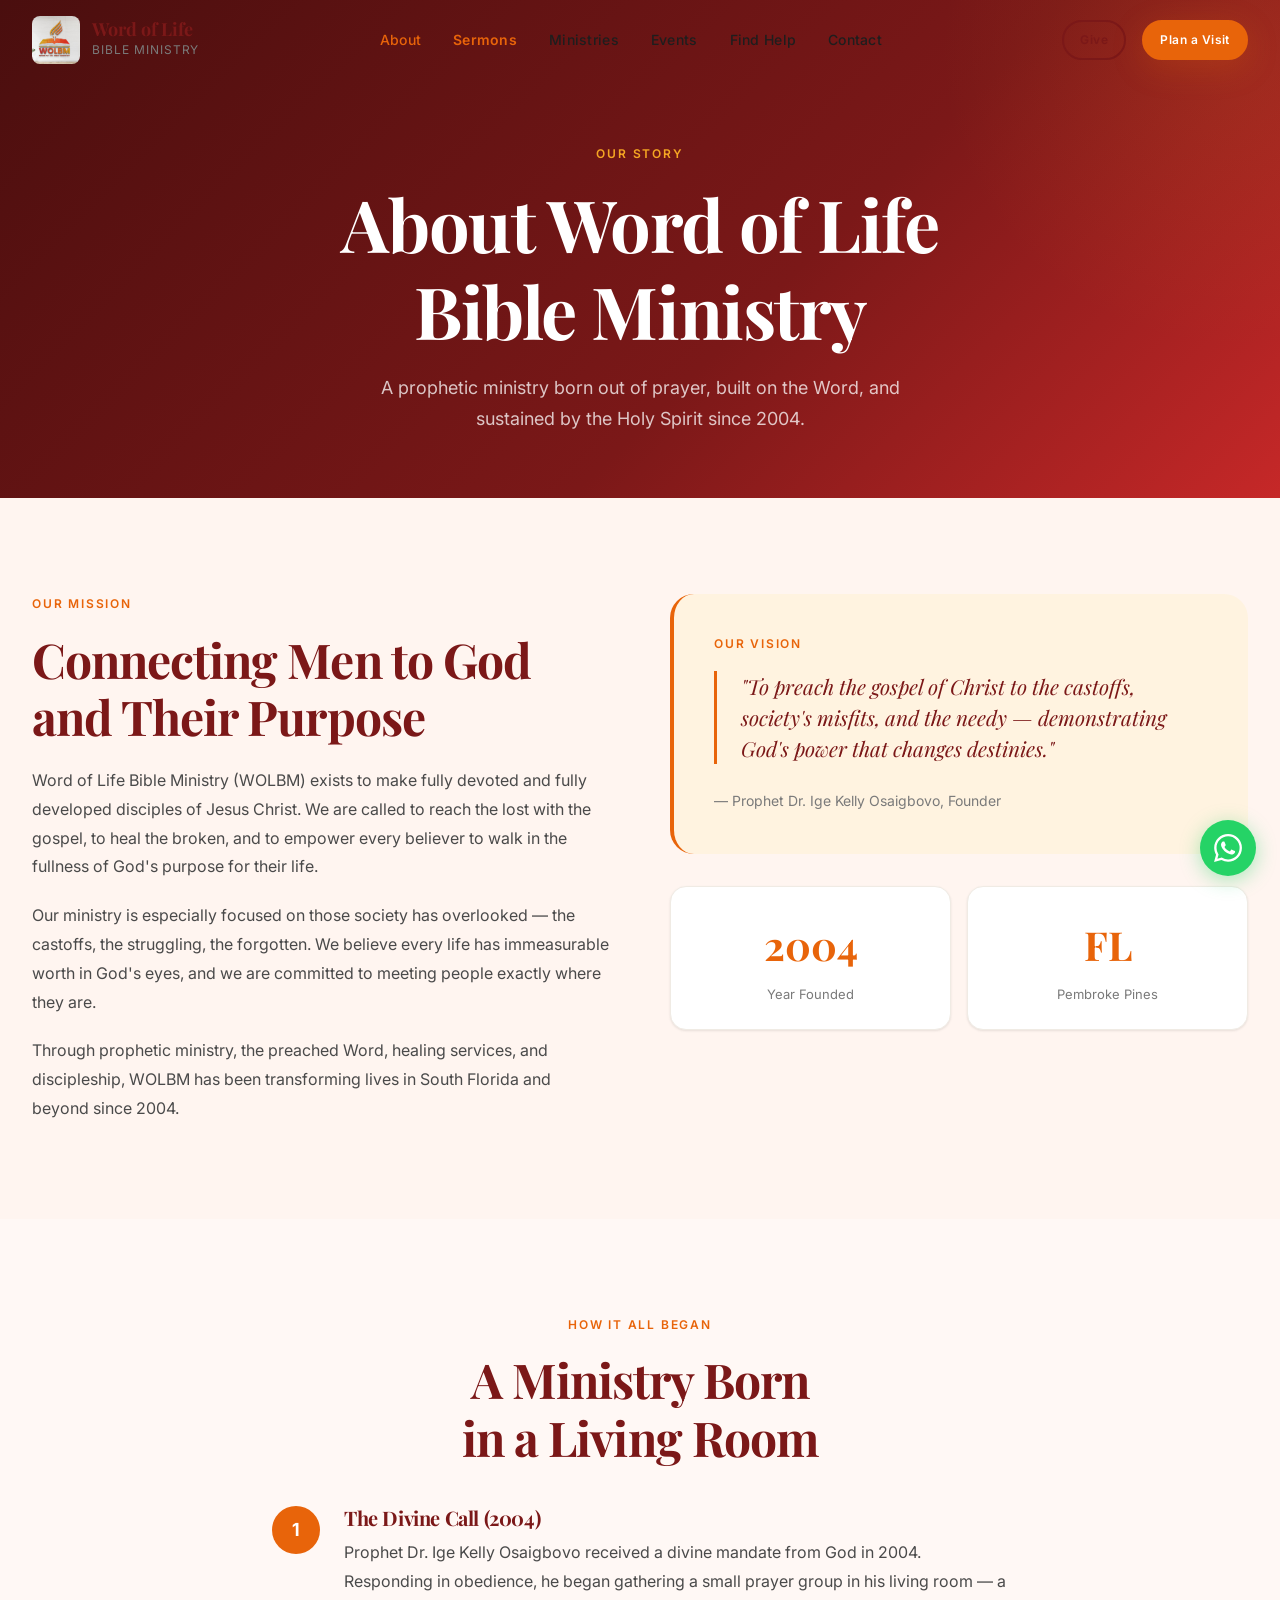
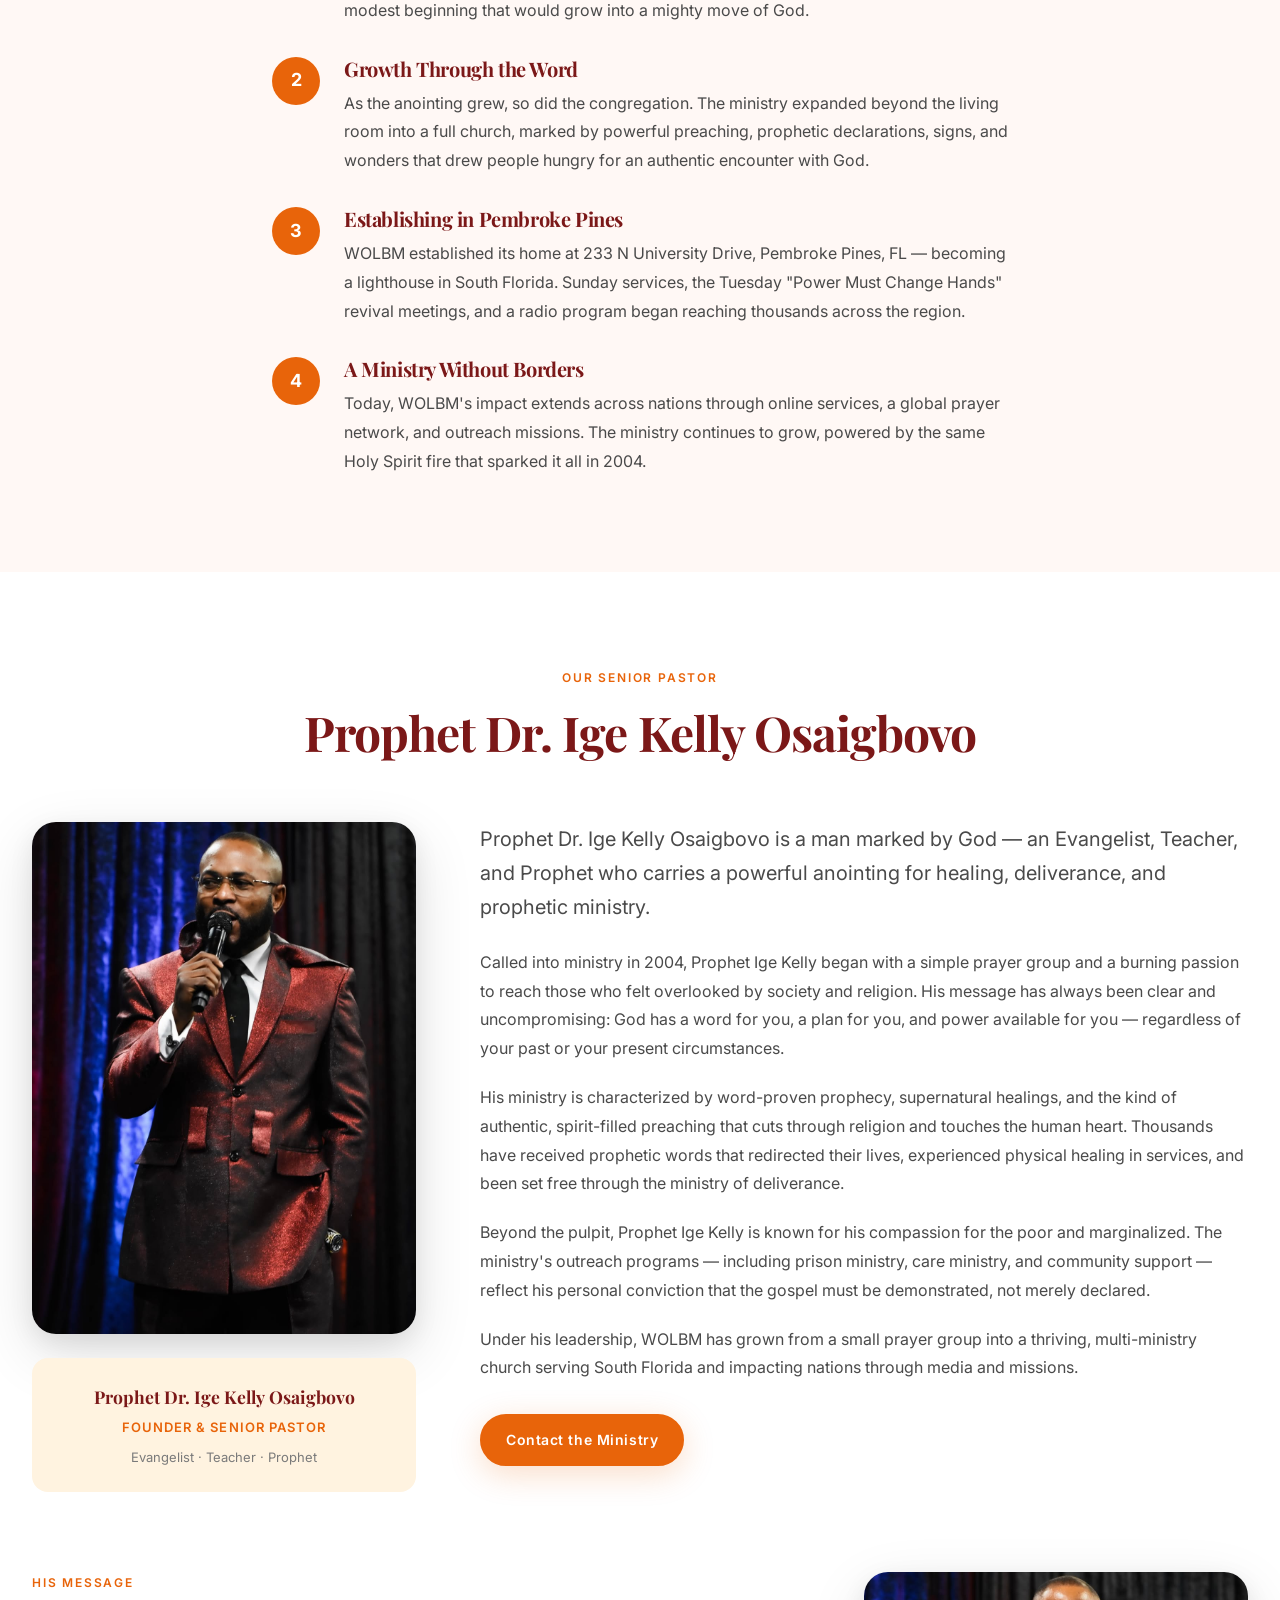
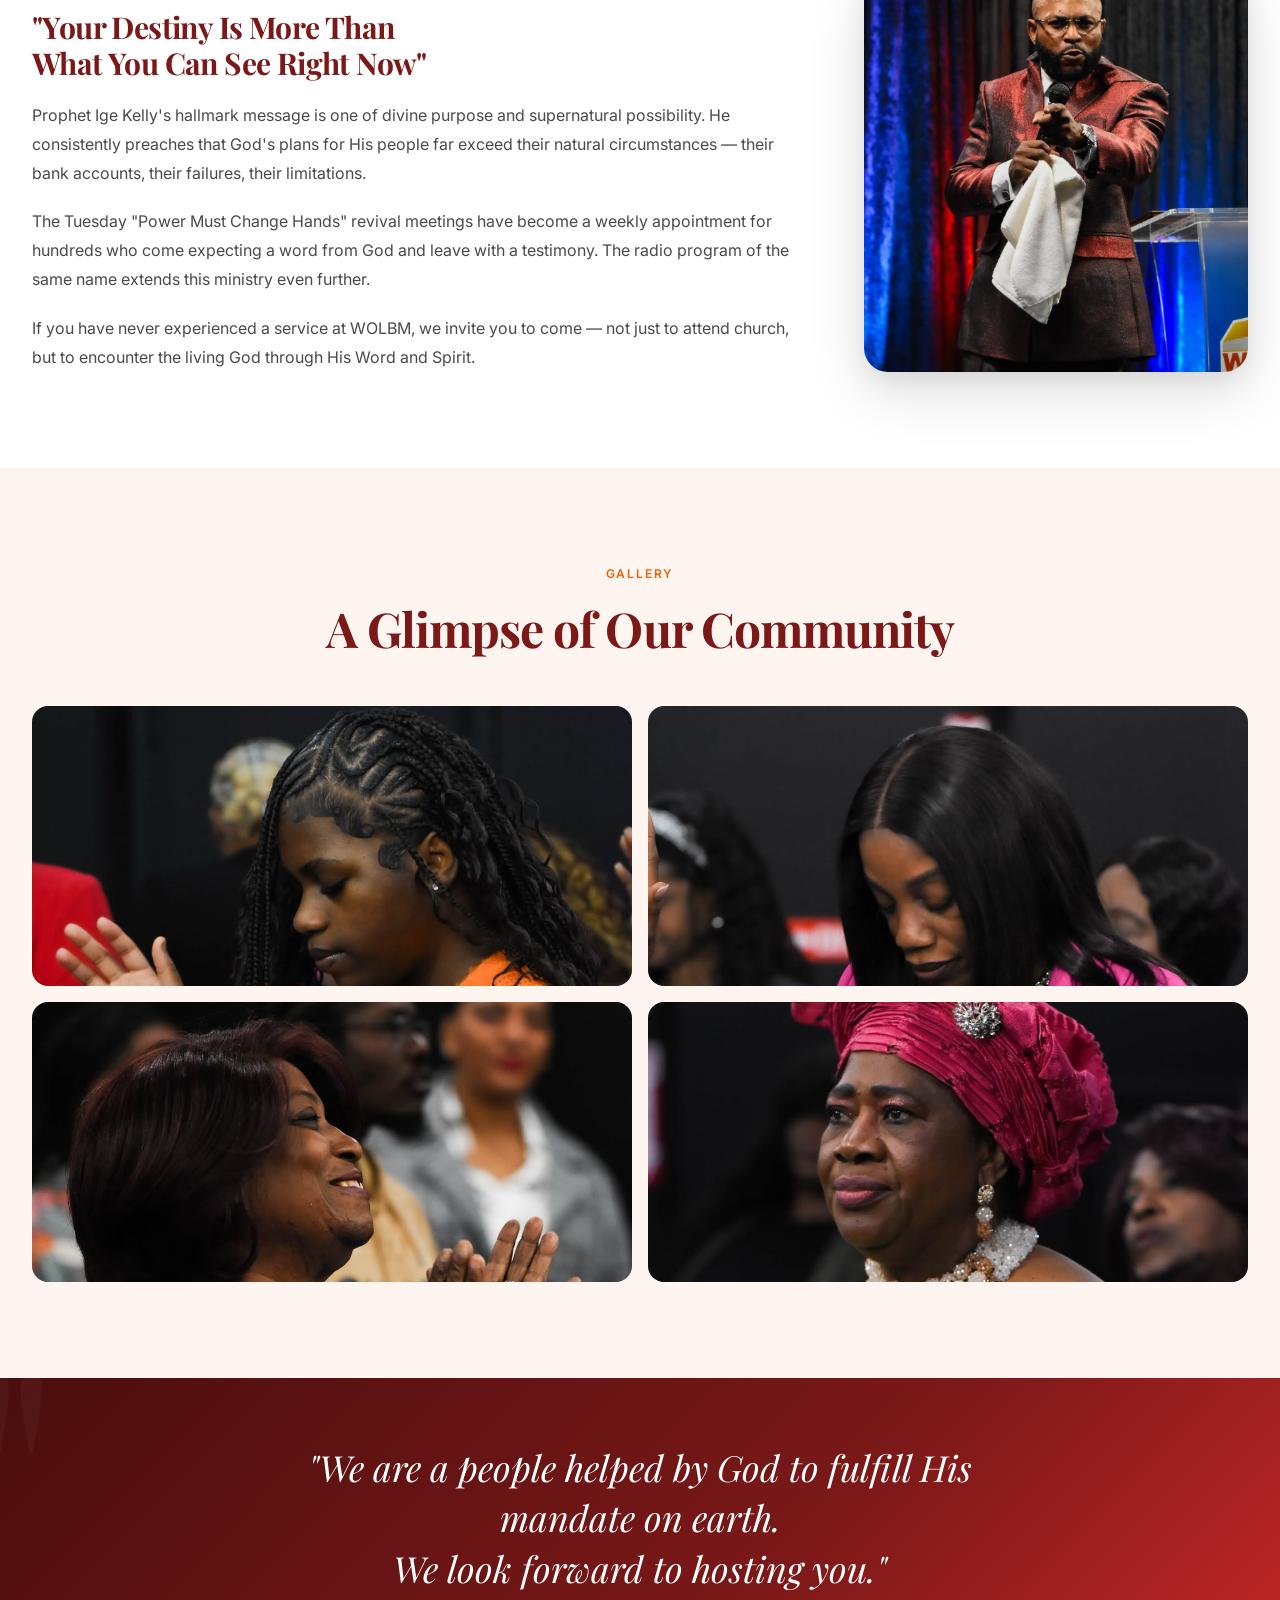
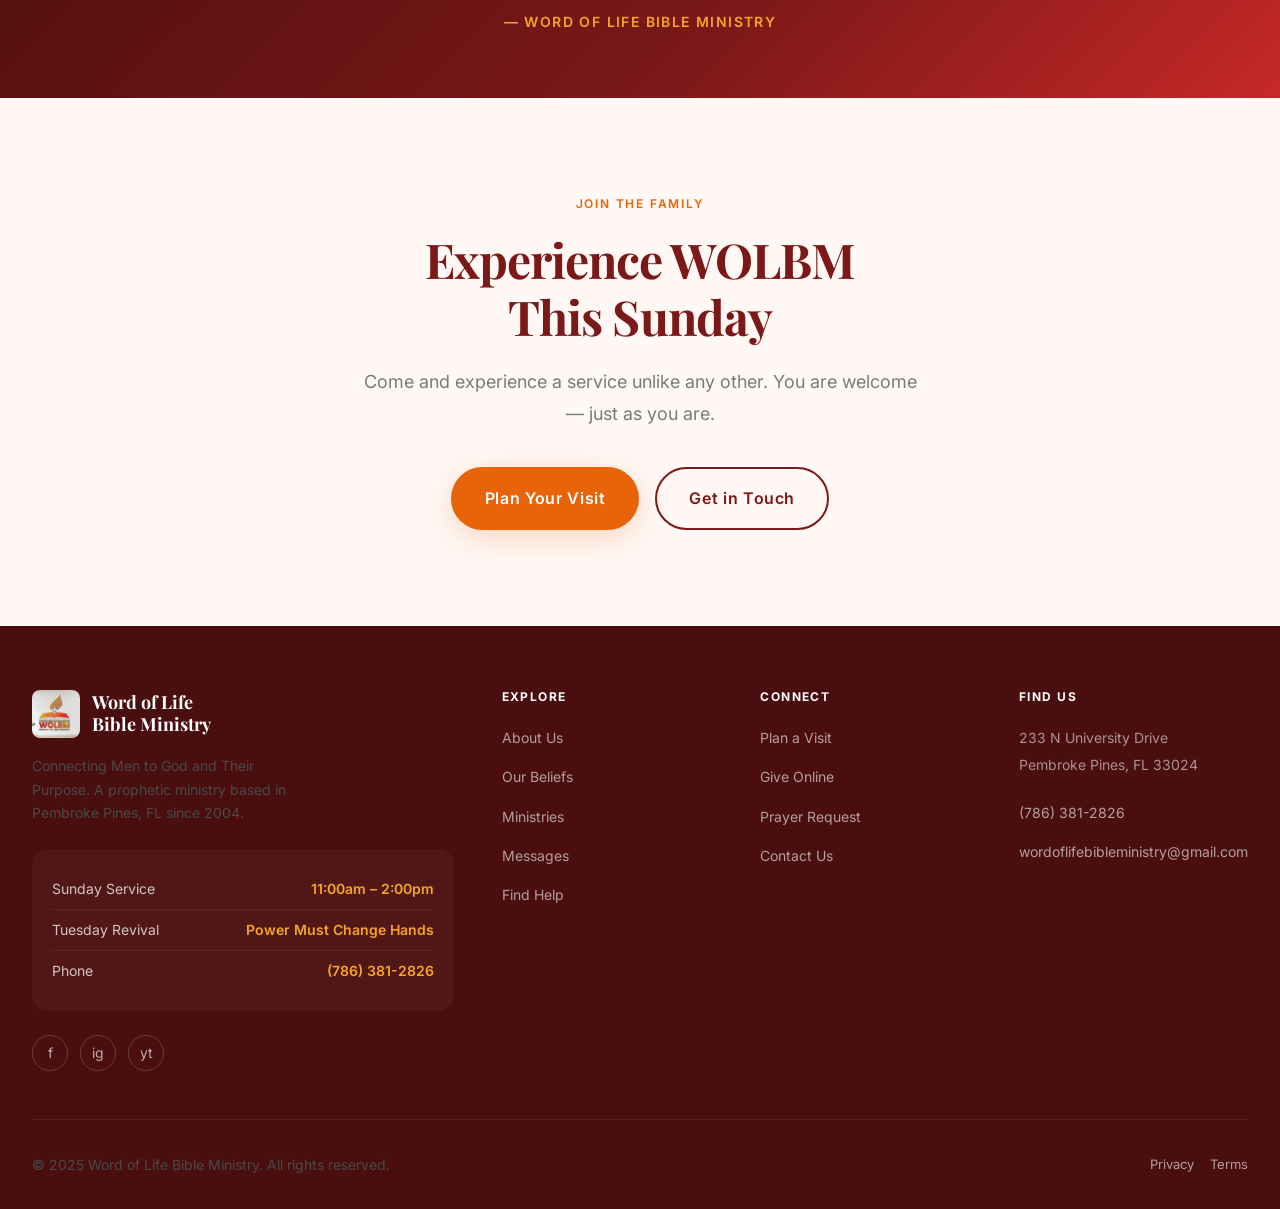
<file: about.html>
﻿<!DOCTYPE html>
<html lang="en">
<head>
  <meta charset="UTF-8" />
  <meta name="viewport" content="width=device-width, initial-scale=1.0" />
  <meta name="description" content="About Word of Life Bible Ministry — Our story, our pastor Prophet Dr. Ige Kelly Osaigbovo, and our mission to connect men to God and their purpose." />
  <title>About Us — Word of Life Bible Ministry</title>
  <link rel="icon" type="image/jpeg" href="logos/logo.jpg" />
  <link rel="preconnect" href="https://fonts.googleapis.com" />
  <link rel="preconnect" href="https://fonts.gstatic.com" crossorigin />
  <link href="https://fonts.googleapis.com/css2?family=Playfair+Display:ital,wght@0,700;0,800;1,700&family=Inter:wght@400;500;600&display=swap" rel="stylesheet" />
  <link rel="stylesheet" href="css/style.css" />
</head>
<body>

  <nav class="nav" id="main-nav">
    <div class="nav__inner">
      <a href="index.html" class="nav__logo">
        <img src="logos/logo.jpg" alt="WOLBM Logo" class="nav__logo-img" />
        <div>
          <div class="nav__logo-text">Word of Life</div>
          <div class="nav__logo-sub">Bible Ministry</div>
        </div>
      </a>
      <ul class="nav__links">
        <li><a href="about.html" class="nav__link nav__link--active">About</a></li>
        <li><a href="sermons.html" class="nav__link nav__link--sermons">Sermons</a></li>
        <li><a href="ministries.html" class="nav__link">Ministries</a></li>
        <li><a href="events.html" class="nav__link">Events</a></li>
        <li><a href="find-help.html" class="nav__link">Find Help</a></li>
        <li><a href="contact.html" class="nav__link">Contact</a></li>
      </ul>
      <div class="nav__actions">
        <a href="give.html" class="btn btn--secondary btn--sm">Give</a>
        <a href="plan-visit.html" class="btn btn--primary btn--sm">Plan a Visit</a>
        <button class="nav__menu-btn" id="menu-btn" aria-label="Open menu">
          <span></span><span></span><span></span>
        </button>
      </div>
    </div>
  </nav>

  <div class="mobile-nav" id="mobile-nav">
    <button class="mobile-nav__close" id="mobile-nav-close">✕</button>
    <ul class="mobile-nav__links">
      <li><a href="index.html" class="mobile-nav__link">Home</a></li>
      <li><a href="about.html" class="mobile-nav__link">About</a></li>
      <li><a href="sermons.html" class="mobile-nav__link mobile-nav__link--sermons">Sermons</a></li>
      <li><a href="ministries.html" class="mobile-nav__link">Ministries</a></li>
      <li><a href="events.html" class="mobile-nav__link">Events</a></li>
      <li><a href="find-help.html" class="mobile-nav__link">Find Help</a></li>
      <li><a href="plan-visit.html" class="mobile-nav__link">Plan a Visit</a></li>
      <li><a href="give.html" class="mobile-nav__link">Give</a></li>
      <li><a href="contact.html" class="mobile-nav__link">Contact</a></li>
    </ul>
  </div>

  <main>

    <!-- PAGE HERO -->
    <div class="page-hero">
      <span class="page-hero__label">Our Story</span>
      <h1 class="page-hero__title">About Word of Life<br>Bible Ministry</h1>
      <p class="page-hero__subtitle">A prophetic ministry born out of prayer, built on the Word, and sustained by the Holy Spirit since 2004.</p>
    </div>

    <!-- MISSION & VISION -->
    <section class="section section--cream">
      <div class="container">
        <div style="display:grid; grid-template-columns:1fr 1fr; gap:60px; align-items:start;" class="reveal welcome-grid">
          <div>
            <span class="section-header__label">Our Mission</span>
            <h2 style="margin-bottom:20px;">Connecting Men to God<br>and Their Purpose</h2>
            <p style="margin-bottom:20px;">
              Word of Life Bible Ministry (WOLBM) exists to make fully devoted and fully developed
              disciples of Jesus Christ. We are called to reach the lost with the gospel, to heal
              the broken, and to empower every believer to walk in the fullness of God's purpose
              for their life.
            </p>
            <p style="margin-bottom:20px;">
              Our ministry is especially focused on those society has overlooked — the castoffs,
              the struggling, the forgotten. We believe every life has immeasurable worth in God's
              eyes, and we are committed to meeting people exactly where they are.
            </p>
            <p>
              Through prophetic ministry, the preached Word, healing services, and discipleship,
              WOLBM has been transforming lives in South Florida and beyond since 2004.
            </p>
          </div>
          <div>
            <div style="background:linear-gradient(135deg,var(--color-accent-subtle) 0%, #FFF3E0 100%); border-radius:24px; padding:40px; border-left:4px solid var(--color-accent);">
              <span class="section-header__label" style="margin-bottom:16px; display:block;">Our Vision</span>
              <blockquote style="font-size:1.3rem; margin-bottom:24px;">
                "To preach the gospel of Christ to the castoffs, society's misfits, and the needy —
                demonstrating God's power that changes destinies."
              </blockquote>
              <p style="font-size:14px; color:var(--color-muted);">— Prophet Dr. Ige Kelly Osaigbovo, Founder</p>
            </div>

            <div style="margin-top:32px; display:grid; grid-template-columns:1fr 1fr; gap:16px;">
              <div style="background:white; border-radius:16px; padding:24px; text-align:center; box-shadow:var(--shadow-sm); border:1px solid var(--color-border-light);">
                <div style="font-family:'Playfair Display',serif; font-size:2.5rem; font-weight:700; color:var(--color-accent);">2004</div>
                <div style="font-size:13px; color:var(--color-muted); margin-top:4px;">Year Founded</div>
              </div>
              <div style="background:white; border-radius:16px; padding:24px; text-align:center; box-shadow:var(--shadow-sm); border:1px solid var(--color-border-light);">
                <div style="font-family:'Playfair Display',serif; font-size:2.5rem; font-weight:700; color:var(--color-accent);">FL</div>
                <div style="font-size:13px; color:var(--color-muted); margin-top:4px;">Pembroke Pines</div>
              </div>
            </div>
          </div>
        </div>
      </div>
    </section>

    <!-- OUR STORY -->
    <section class="section section--warm">
      <div class="container" style="max-width:800px;">
        <div class="reveal">
          <span class="section-header__label" style="text-align:center; display:block;">How It All Began</span>
          <h2 style="text-align:center; margin-bottom:40px;">A Ministry Born<br>in a Living Room</h2>

          <div style="display:flex; flex-direction:column; gap:32px;">

            <div style="display:flex; gap:24px; align-items:flex-start;">
              <div style="width:48px; height:48px; background:var(--color-accent); border-radius:50%; display:flex; align-items:center; justify-content:center; color:white; font-weight:700; font-size:18px; flex-shrink:0;">1</div>
              <div>
                <h4 style="margin-bottom:8px; color:var(--color-primary);">The Divine Call (2004)</h4>
                <p>Prophet Dr. Ige Kelly Osaigbovo received a divine mandate from God in 2004. Responding in obedience, he began gathering a small prayer group in his living room — a modest beginning that would grow into a mighty move of God.</p>
              </div>
            </div>

            <div style="display:flex; gap:24px; align-items:flex-start;">
              <div style="width:48px; height:48px; background:var(--color-accent); border-radius:50%; display:flex; align-items:center; justify-content:center; color:white; font-weight:700; font-size:18px; flex-shrink:0;">2</div>
              <div>
                <h4 style="margin-bottom:8px; color:var(--color-primary);">Growth Through the Word</h4>
                <p>As the anointing grew, so did the congregation. The ministry expanded beyond the living room into a full church, marked by powerful preaching, prophetic declarations, signs, and wonders that drew people hungry for an authentic encounter with God.</p>
              </div>
            </div>

            <div style="display:flex; gap:24px; align-items:flex-start;">
              <div style="width:48px; height:48px; background:var(--color-accent); border-radius:50%; display:flex; align-items:center; justify-content:center; color:white; font-weight:700; font-size:18px; flex-shrink:0;">3</div>
              <div>
                <h4 style="margin-bottom:8px; color:var(--color-primary);">Establishing in Pembroke Pines</h4>
                <p>WOLBM established its home at 233 N University Drive, Pembroke Pines, FL — becoming a lighthouse in South Florida. Sunday services, the Tuesday "Power Must Change Hands" revival meetings, and a radio program began reaching thousands across the region.</p>
              </div>
            </div>

            <div style="display:flex; gap:24px; align-items:flex-start;">
              <div style="width:48px; height:48px; background:var(--color-accent); border-radius:50%; display:flex; align-items:center; justify-content:center; color:white; font-weight:700; font-size:18px; flex-shrink:0;">4</div>
              <div>
                <h4 style="margin-bottom:8px; color:var(--color-primary);">A Ministry Without Borders</h4>
                <p>Today, WOLBM's impact extends across nations through online services, a global prayer network, and outreach missions. The ministry continues to grow, powered by the same Holy Spirit fire that sparked it all in 2004.</p>
              </div>
            </div>

          </div>
        </div>
      </div>
    </section>

    <!-- PASTOR PROFILE -->
    <section class="section">
      <div class="container">
        <div style="text-align:center; margin-bottom:60px;" class="reveal">
          <span class="section-header__label">Our Senior Pastor</span>
          <h2>Prophet Dr. Ige Kelly Osaigbovo</h2>
        </div>

        <div style="display:grid; grid-template-columns:1fr 2fr; gap:64px; align-items:start; margin-bottom:80px;" class="reveal welcome-grid">
          <div>
            <div style="border-radius:24px; overflow:hidden; box-shadow:var(--shadow-xl); margin-bottom:24px;">
              <img src="images/pastor-1.jpg" alt="Prophet Dr. Ige Kelly Osaigbovo" style="width:100%; object-fit:cover;" />
            </div>
            <div style="background:var(--color-accent-subtle); border-radius:16px; padding:24px; text-align:center;">
              <div style="font-family:'Playfair Display',serif; font-size:1.1rem; font-weight:700; color:var(--color-primary);">Prophet Dr. Ige Kelly Osaigbovo</div>
              <div style="font-size:13px; color:var(--color-accent); font-weight:600; text-transform:uppercase; letter-spacing:0.08em; margin-top:4px;">Founder &amp; Senior Pastor</div>
              <div style="font-size:13px; color:var(--color-muted); margin-top:8px;">Evangelist · Teacher · Prophet</div>
            </div>
          </div>

          <div>
            <p class="text-lead" style="margin-bottom:24px;">
              Prophet Dr. Ige Kelly Osaigbovo is a man marked by God — an Evangelist, Teacher, and
              Prophet who carries a powerful anointing for healing, deliverance, and prophetic ministry.
            </p>
            <p style="margin-bottom:20px;">
              Called into ministry in 2004, Prophet Ige Kelly began with a simple prayer group and a
              burning passion to reach those who felt overlooked by society and religion. His message
              has always been clear and uncompromising: God has a word for you, a plan for you, and
              power available for you — regardless of your past or your present circumstances.
            </p>
            <p style="margin-bottom:20px;">
              His ministry is characterized by word-proven prophecy, supernatural healings, and
              the kind of authentic, spirit-filled preaching that cuts through religion and
              touches the human heart. Thousands have received prophetic words that redirected
              their lives, experienced physical healing in services, and been set free through
              the ministry of deliverance.
            </p>
            <p style="margin-bottom:20px;">
              Beyond the pulpit, Prophet Ige Kelly is known for his compassion for the poor and
              marginalized. The ministry's outreach programs — including prison ministry, care
              ministry, and community support — reflect his personal conviction that the gospel
              must be demonstrated, not merely declared.
            </p>
            <p style="margin-bottom:32px;">
              Under his leadership, WOLBM has grown from a small prayer group into a thriving,
              multi-ministry church serving South Florida and impacting nations through media
              and missions.
            </p>
            <a href="contact.html" class="btn btn--primary">Contact the Ministry</a>
          </div>
        </div>

        <!-- Second pastor photo -->
        <div style="display:grid; grid-template-columns:2fr 1fr; gap:64px; align-items:center;" class="reveal welcome-grid">
          <div>
            <span class="section-header__label">His Message</span>
            <h3 style="margin-bottom:20px;">"Your Destiny Is More Than<br>What You Can See Right Now"</h3>
            <p style="margin-bottom:20px;">
              Prophet Ige Kelly's hallmark message is one of divine purpose and supernatural
              possibility. He consistently preaches that God's plans for His people far exceed
              their natural circumstances — their bank accounts, their failures, their limitations.
            </p>
            <p style="margin-bottom:20px;">
              The Tuesday "Power Must Change Hands" revival meetings have become a weekly
              appointment for hundreds who come expecting a word from God and leave with a
              testimony. The radio program of the same name extends this ministry even further.
            </p>
            <p>
              If you have never experienced a service at WOLBM, we invite you to come — not just
              to attend church, but to encounter the living God through His Word and Spirit.
            </p>
          </div>
          <div>
            <div style="border-radius:24px; overflow:hidden; box-shadow:var(--shadow-xl);">
              <img src="images/pastor-2.jpg" alt="Prophet Dr. Ige Kelly Osaigbovo ministering" style="width:100%;object-fit:cover;height:400px;object-position:top;" />
            </div>
          </div>
        </div>

      </div>
    </section>

    <!-- CHURCH IMAGES -->
    <section class="section section--cream">
      <div class="container">
        <div class="section-header section-header--center reveal">
          <span class="section-header__label">Gallery</span>
          <h2 class="section-header__title">A Glimpse of Our Community</h2>
        </div>
        <div style="display:grid; grid-template-columns:repeat(2,1fr); gap:16px;" class="reveal">
          <img src="images/church-1.jpg" alt="WOLBM Congregation" style="width:100%;height:280px;object-fit:cover;object-position:top;border-radius:16px;" />
          <img src="images/church-2.jpg" alt="WOLBM Worship" style="width:100%;height:280px;object-fit:cover;object-position:top;border-radius:16px;" />
          <img src="images/church-3.jpg" alt="WOLBM Ministry" style="width:100%;height:280px;object-fit:cover;object-position:top;border-radius:16px;" />
          <img src="images/church-4.jpg" alt="WOLBM Service" style="width:100%;height:280px;object-fit:cover;object-position:top;border-radius:16px;" />
        </div>
      </div>
    </section>

    <!-- SCRIPTURE BANNER -->
    <div class="scripture-banner">
      <p class="scripture-banner__text">
        "We are a people helped by God to fulfill His mandate on earth.<br>We look forward to hosting you."
      </p>
      <p class="scripture-banner__ref">— Word of Life Bible Ministry</p>
    </div>

    <!-- CTA -->
    <section class="section section--warm" style="text-align:center;">
      <div class="container">
        <div class="reveal" style="max-width:560px; margin:0 auto;">
          <span class="section-header__label">Join the Family</span>
          <h2 style="margin-bottom:20px;">Experience WOLBM<br>This Sunday</h2>
          <p style="font-size:18px; color:var(--color-muted); margin-bottom:36px;">
            Come and experience a service unlike any other. You are welcome — just as you are.
          </p>
          <div style="display:flex; gap:16px; justify-content:center; flex-wrap:wrap;">
            <a href="plan-visit.html" class="btn btn--primary btn--lg">Plan Your Visit</a>
            <a href="contact.html" class="btn btn--secondary btn--lg">Get in Touch</a>
          </div>
        </div>
      </div>
    </section>

  </main>

  <footer class="footer">
    <div class="container">
      <div class="footer__grid">
        <div class="footer__brand">
          <a href="index.html" class="footer__logo">
            <img src="logos/logo.jpg" alt="WOLBM Logo" class="footer__logo-img" />
            <span class="footer__logo-name">Word of Life<br>Bible Ministry</span>
          </a>
          <p class="footer__tagline">Connecting Men to God and Their Purpose. A prophetic ministry based in Pembroke Pines, FL since 2004.</p>
          <div class="footer__service-times">
            <div class="footer__service-time"><span>Sunday Service</span><span>11:00am – 2:00pm</span></div>
            <div class="footer__service-time"><span>Tuesday Revival</span><span>Power Must Change Hands</span></div>
            <div class="footer__service-time"><span>Phone</span><span>(786) 381-2826</span></div>
          </div>
          <div class="footer__socials mt-6">
            <a href="https://www.facebook.com/WOLBM/" class="footer__social" target="_blank" rel="noopener">f</a>
            <a href="https://www.instagram.com/wolbm/" class="footer__social" target="_blank" rel="noopener">ig</a>
            <a href="https://www.youtube.com/c/wordoflifebibleministry" class="footer__social" target="_blank" rel="noopener">yt</a>
          </div>
        </div>
        <div>
          <h4 class="footer__col-title">Explore</h4>
          <ul class="footer__links">
            <li><a href="about.html" class="footer__link">About Us</a></li>
            <li><a href="beliefs.html" class="footer__link">Our Beliefs</a></li>
            <li><a href="ministries.html" class="footer__link">Ministries</a></li>
            <li><a href="sermons.html" class="footer__link">Messages</a></li>
            <li><a href="find-help.html" class="footer__link">Find Help</a></li>
          </ul>
        </div>
        <div>
          <h4 class="footer__col-title">Connect</h4>
          <ul class="footer__links">
            <li><a href="plan-visit.html" class="footer__link">Plan a Visit</a></li>
            <li><a href="give.html" class="footer__link">Give Online</a></li>
            <li><a href="contact.html#prayer" class="footer__link">Prayer Request</a></li>
            <li><a href="contact.html" class="footer__link">Contact Us</a></li>
          </ul>
        </div>
        <div>
          <h4 class="footer__col-title">Find Us</h4>
          <ul class="footer__links">
            <li><span class="footer__link" style="cursor:default;color:rgba(255,255,255,0.55);">233 N University Drive<br>Pembroke Pines, FL 33024</span></li>
            <li style="margin-top:8px;"><a href="tel:+17863812826" class="footer__link">(786) 381-2826</a></li>
            <li><a href="mailto:wordoflifebibleministry@gmail.com" class="footer__link">wordoflifebibleministry@gmail.com</a></li>
          </ul>
        </div>
      </div>
      <div class="footer__bottom">
        <p>© 2025 Word of Life Bible Ministry. All rights reserved.</p>
        <div style="display:flex;gap:16px;"><a href="#" class="footer__link" style="font-size:13px;">Privacy</a><a href="#" class="footer__link" style="font-size:13px;">Terms</a></div>
      </div>
    </div>
  </footer>

  <a href="https://wa.me/17863812826" class="whatsapp-float" target="_blank" rel="noopener" aria-label="Chat on WhatsApp">
    <svg viewBox="0 0 24 24" xmlns="http://www.w3.org/2000/svg"><path d="M17.472 14.382c-.297-.149-1.758-.867-2.03-.967-.273-.099-.471-.148-.67.15-.197.297-.767.966-.94 1.164-.173.199-.347.223-.644.075-.297-.15-1.255-.463-2.39-1.475-.883-.788-1.48-1.761-1.653-2.059-.173-.297-.018-.458.13-.606.134-.133.298-.347.446-.52.149-.174.198-.298.298-.497.099-.198.05-.371-.025-.52-.075-.149-.669-1.612-.916-2.207-.242-.579-.487-.5-.669-.51-.173-.008-.371-.01-.57-.01-.198 0-.52.074-.792.372-.272.297-1.04 1.016-1.04 2.479 0 1.462 1.065 2.875 1.213 3.074.149.198 2.096 3.2 5.077 4.487.709.306 1.262.489 1.694.625.712.227 1.36.195 1.871.118.571-.085 1.758-.719 2.006-1.413.248-.694.248-1.289.173-1.413-.074-.124-.272-.198-.57-.347m-5.421 7.403h-.004a9.87 9.87 0 01-5.031-1.378l-.361-.214-3.741.982.998-3.648-.235-.374a9.86 9.86 0 01-1.51-5.26c.001-5.45 4.436-9.884 9.888-9.884 2.64 0 5.122 1.03 6.988 2.898a9.825 9.825 0 012.893 6.994c-.003 5.45-4.437 9.884-9.885 9.884m8.413-18.297A11.815 11.815 0 0012.05 0C5.495 0 .16 5.335.157 11.892c0 2.096.547 4.142 1.588 5.945L.057 24l6.305-1.654a11.882 11.882 0 005.683 1.448h.005c6.554 0 11.89-5.335 11.893-11.893a11.821 11.821 0 00-3.48-8.413z"/></svg>
  </a>

  <script src="js/main.js"></script>
</body>
</html>
</file>
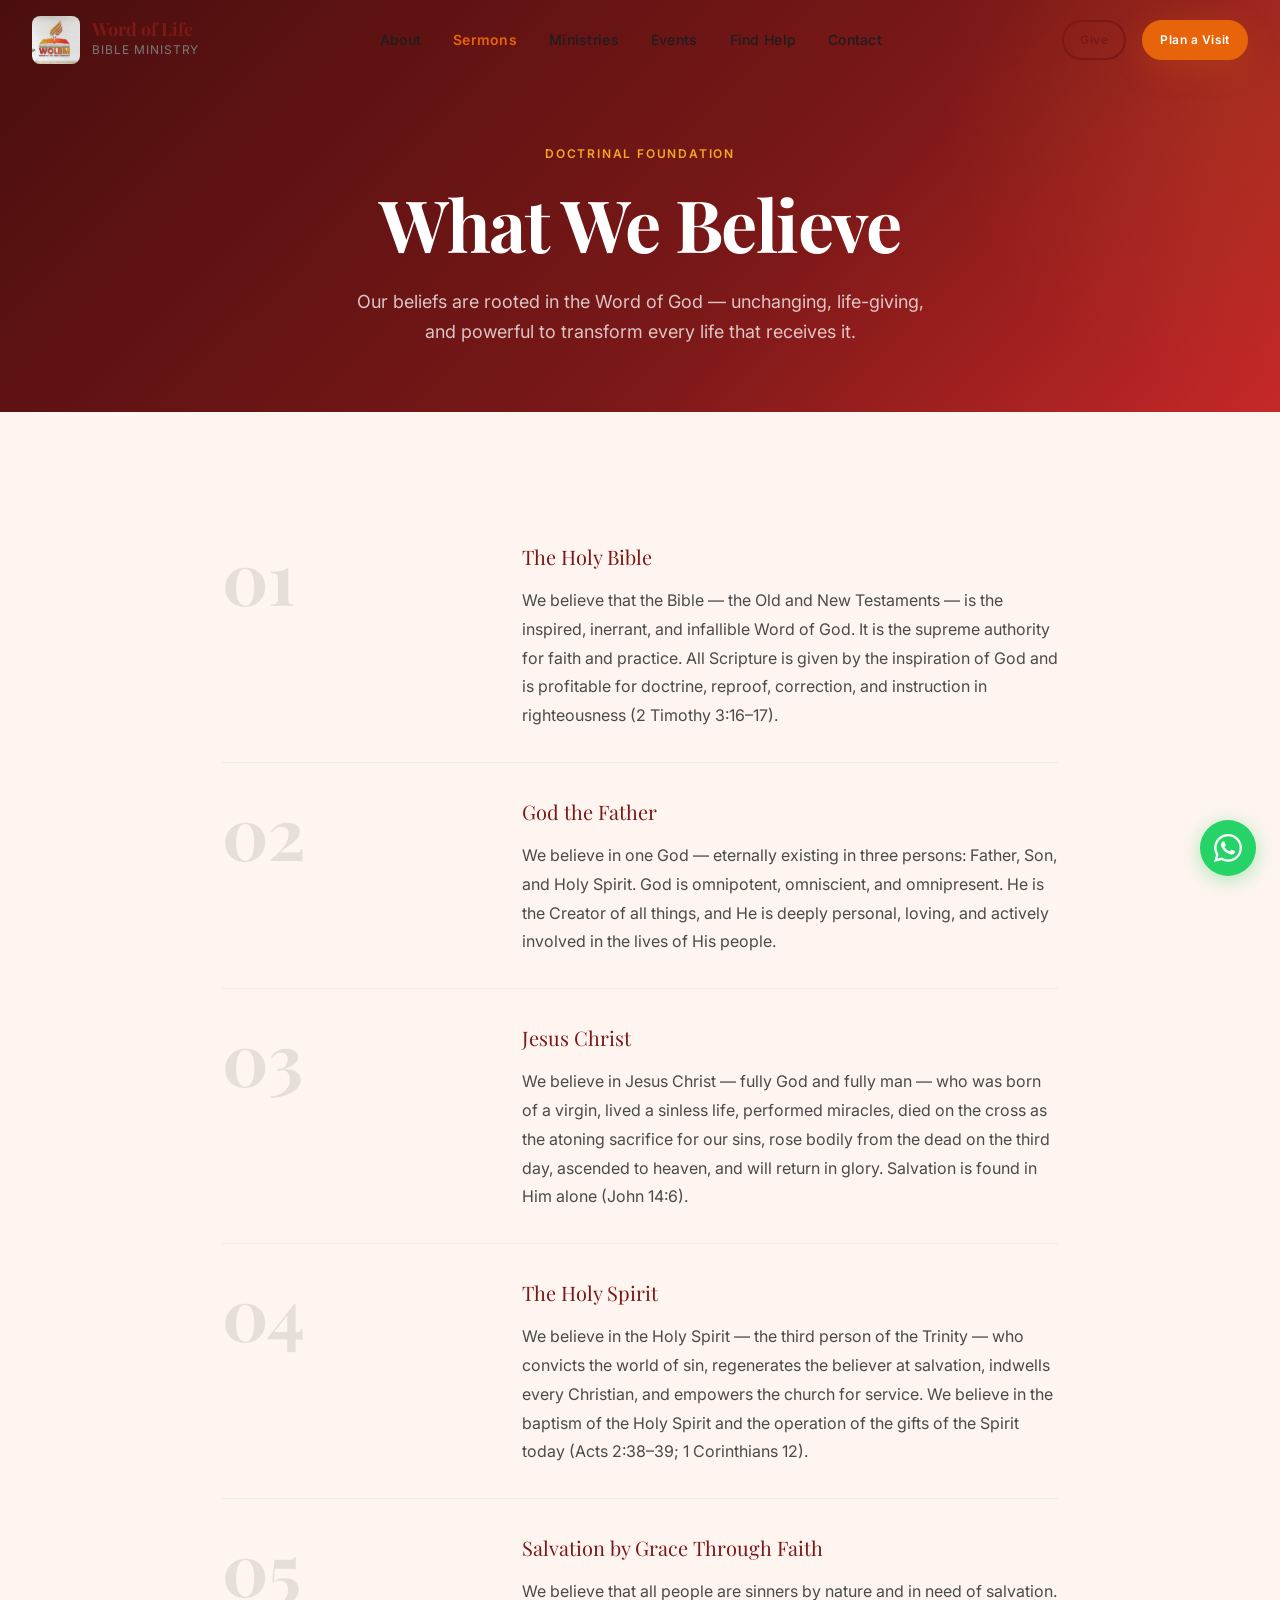
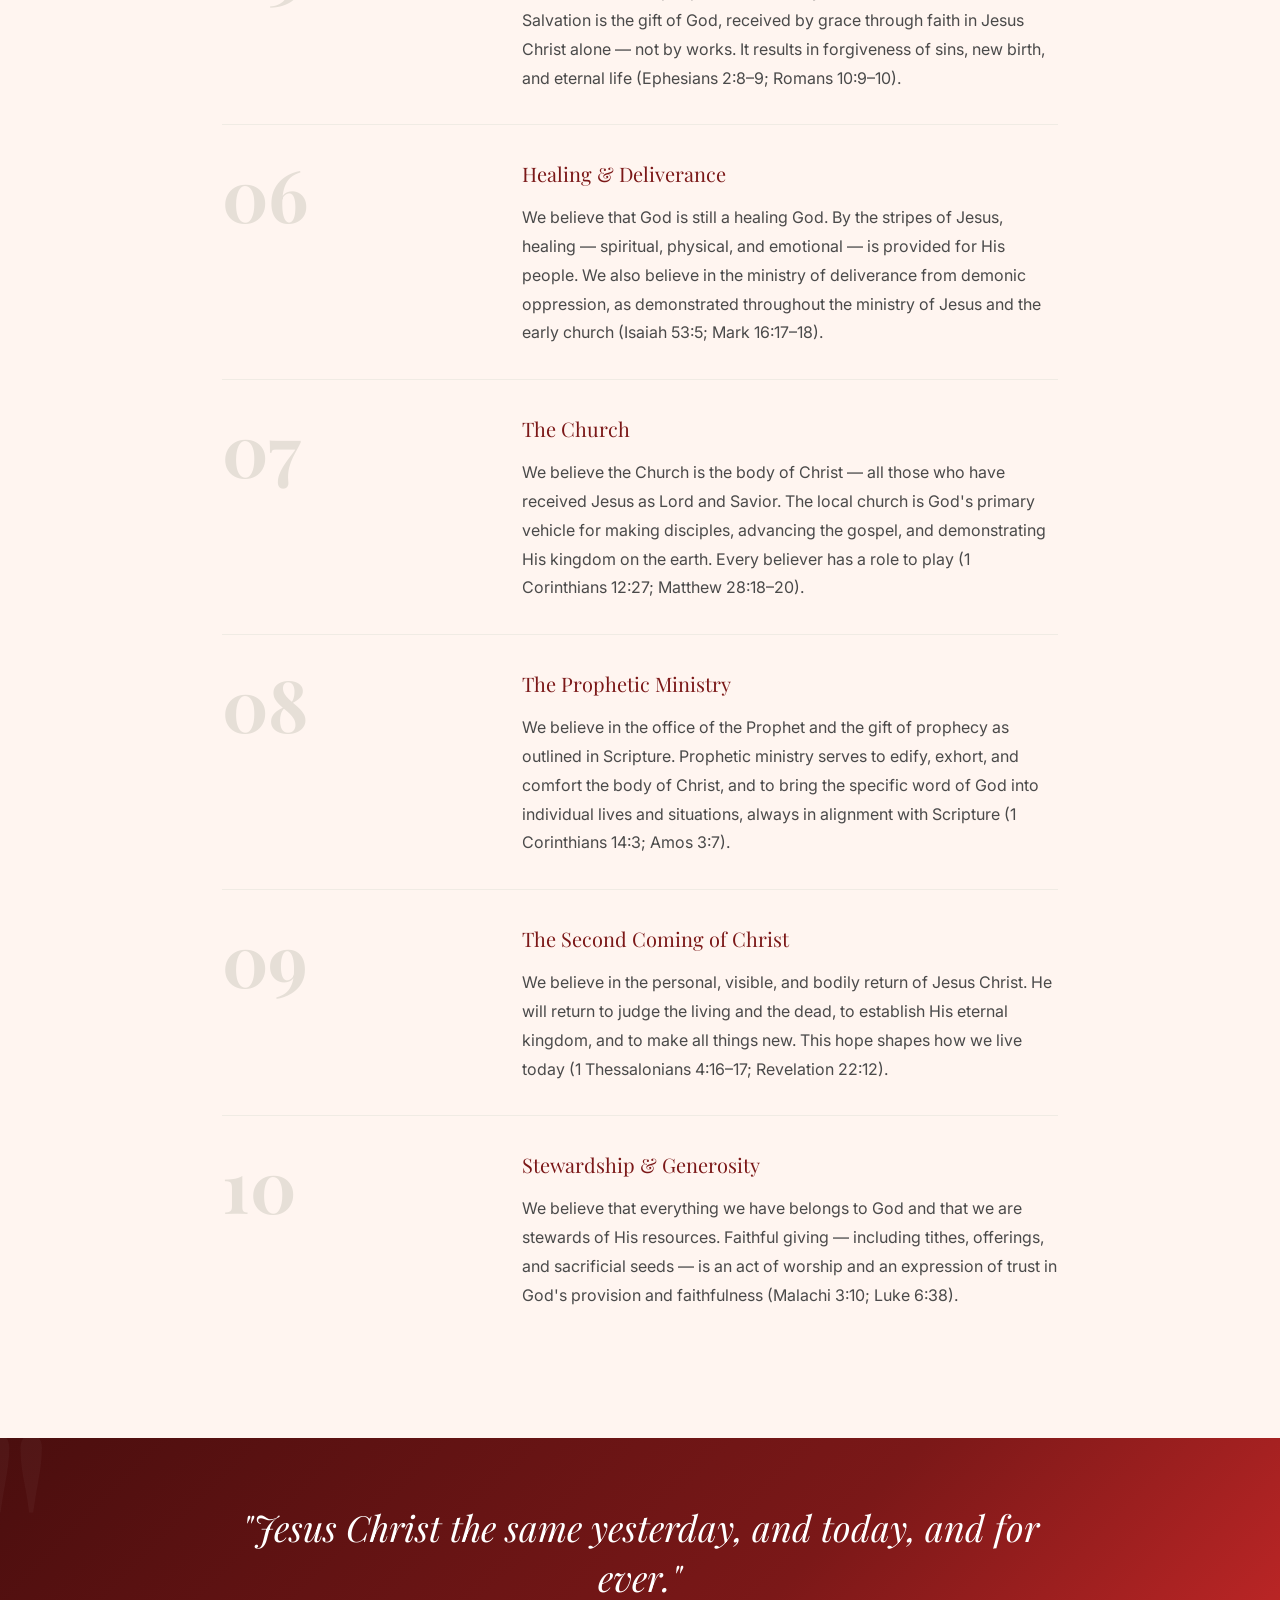
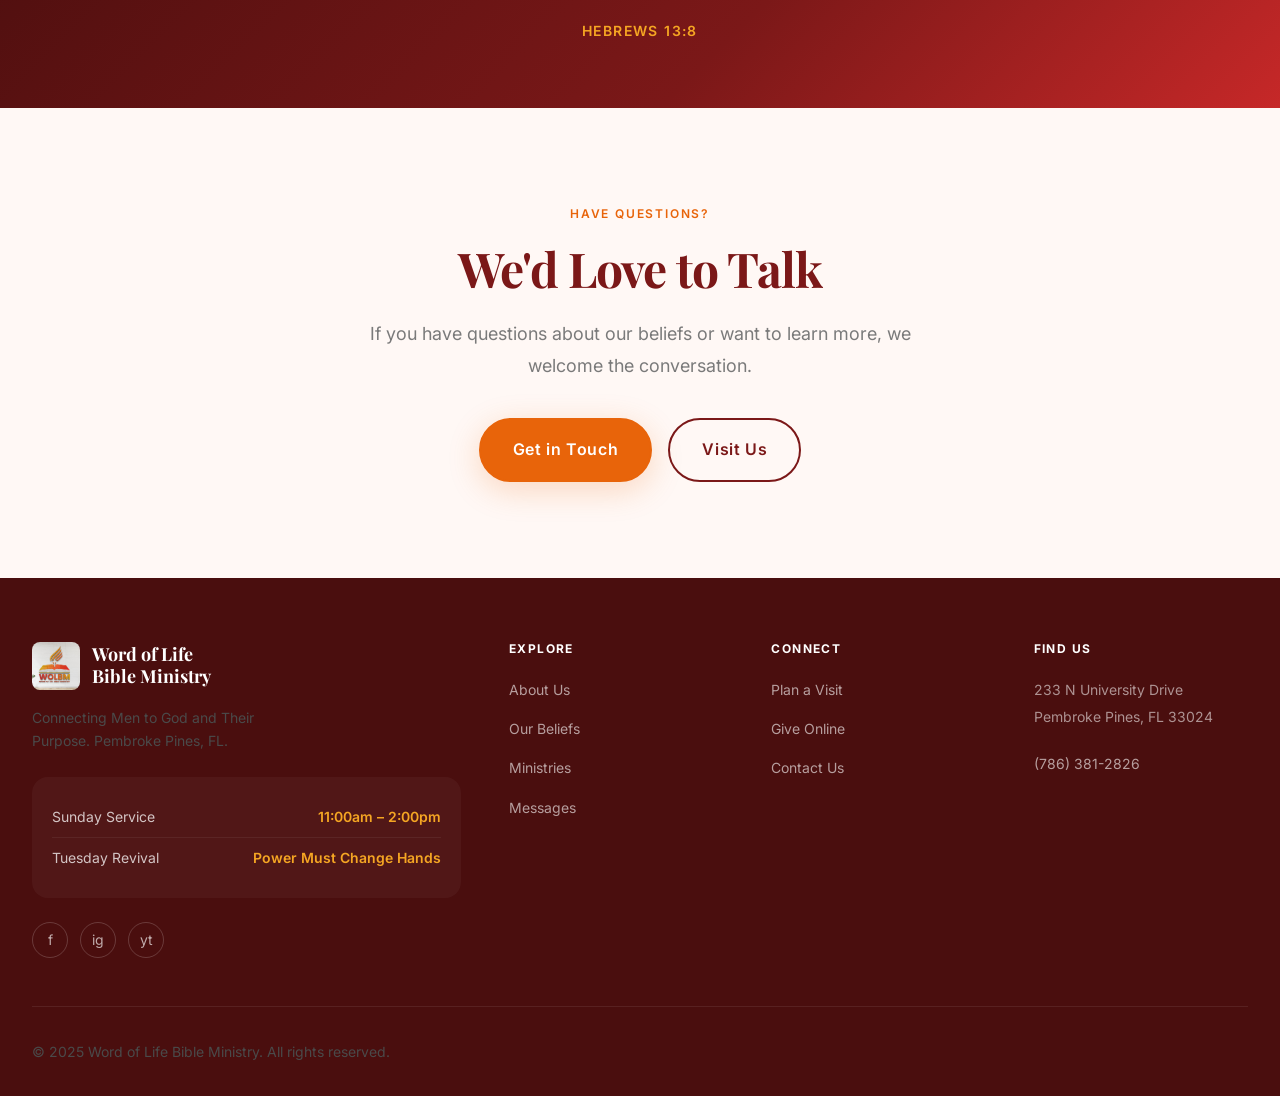
<file: beliefs.html>
﻿<!DOCTYPE html>
<html lang="en">
<head>
  <meta charset="UTF-8" />
  <meta name="viewport" content="width=device-width, initial-scale=1.0" />
  <meta name="description" content="Our Beliefs — The doctrinal foundation of Word of Life Bible Ministry (WOLBM)." />
  <title>Our Beliefs — Word of Life Bible Ministry</title>
  <link rel="icon" type="image/jpeg" href="logos/logo.jpg" />
  <link rel="preconnect" href="https://fonts.googleapis.com" />
  <link rel="preconnect" href="https://fonts.gstatic.com" crossorigin />
  <link href="https://fonts.googleapis.com/css2?family=Playfair+Display:ital,wght@0,700;0,800;1,700&family=Inter:wght@400;500;600&display=swap" rel="stylesheet" />
  <link rel="stylesheet" href="css/style.css" />
</head>
<body>

  <nav class="nav" id="main-nav">
    <div class="nav__inner">
      <a href="index.html" class="nav__logo">
        <img src="logos/logo.jpg" alt="WOLBM Logo" class="nav__logo-img" />
        <div>
          <div class="nav__logo-text">Word of Life</div>
          <div class="nav__logo-sub">Bible Ministry</div>
        </div>
      </a>
      <ul class="nav__links">
        <li><a href="about.html" class="nav__link">About</a></li>
        <li><a href="sermons.html" class="nav__link nav__link--sermons">Sermons</a></li>
        <li><a href="ministries.html" class="nav__link">Ministries</a></li>
        <li><a href="events.html" class="nav__link">Events</a></li>
        <li><a href="find-help.html" class="nav__link">Find Help</a></li>
        <li><a href="contact.html" class="nav__link">Contact</a></li>
      </ul>
      <div class="nav__actions">
        <a href="give.html" class="btn btn--secondary btn--sm">Give</a>
        <a href="plan-visit.html" class="btn btn--primary btn--sm">Plan a Visit</a>
        <button class="nav__menu-btn" id="menu-btn" aria-label="Open menu">
          <span></span><span></span><span></span>
        </button>
      </div>
    </div>
  </nav>

  <div class="mobile-nav" id="mobile-nav">
    <button class="mobile-nav__close" id="mobile-nav-close">✕</button>
    <ul class="mobile-nav__links">
      <li><a href="index.html" class="mobile-nav__link">Home</a></li>
      <li><a href="about.html" class="mobile-nav__link">About</a></li>
      <li><a href="sermons.html" class="mobile-nav__link mobile-nav__link--sermons">Sermons</a></li>
      <li><a href="ministries.html" class="mobile-nav__link">Ministries</a></li>
      <li><a href="events.html" class="mobile-nav__link">Events</a></li>
      <li><a href="find-help.html" class="mobile-nav__link">Find Help</a></li>
      <li><a href="plan-visit.html" class="mobile-nav__link">Plan a Visit</a></li>
      <li><a href="give.html" class="mobile-nav__link">Give</a></li>
      <li><a href="contact.html" class="mobile-nav__link">Contact</a></li>
    </ul>
  </div>

  <main>

    <div class="page-hero">
      <span class="page-hero__label">Doctrinal Foundation</span>
      <h1 class="page-hero__title">What We Believe</h1>
      <p class="page-hero__subtitle">Our beliefs are rooted in the Word of God — unchanging, life-giving, and powerful to transform every life that receives it.</p>
    </div>

    <section class="section section--cream">
      <div class="container container--narrow">
        <div class="reveal">

          <div class="belief-item">
            <div class="belief-item__number">01</div>
            <div>
              <div class="belief-item__title">The Holy Bible</div>
              <p class="belief-item__desc">We believe that the Bible — the Old and New Testaments — is the inspired, inerrant, and infallible Word of God. It is the supreme authority for faith and practice. All Scripture is given by the inspiration of God and is profitable for doctrine, reproof, correction, and instruction in righteousness (2 Timothy 3:16–17).</p>
            </div>
          </div>

          <div class="belief-item">
            <div class="belief-item__number">02</div>
            <div>
              <div class="belief-item__title">God the Father</div>
              <p class="belief-item__desc">We believe in one God — eternally existing in three persons: Father, Son, and Holy Spirit. God is omnipotent, omniscient, and omnipresent. He is the Creator of all things, and He is deeply personal, loving, and actively involved in the lives of His people.</p>
            </div>
          </div>

          <div class="belief-item">
            <div class="belief-item__number">03</div>
            <div>
              <div class="belief-item__title">Jesus Christ</div>
              <p class="belief-item__desc">We believe in Jesus Christ — fully God and fully man — who was born of a virgin, lived a sinless life, performed miracles, died on the cross as the atoning sacrifice for our sins, rose bodily from the dead on the third day, ascended to heaven, and will return in glory. Salvation is found in Him alone (John 14:6).</p>
            </div>
          </div>

          <div class="belief-item">
            <div class="belief-item__number">04</div>
            <div>
              <div class="belief-item__title">The Holy Spirit</div>
              <p class="belief-item__desc">We believe in the Holy Spirit — the third person of the Trinity — who convicts the world of sin, regenerates the believer at salvation, indwells every Christian, and empowers the church for service. We believe in the baptism of the Holy Spirit and the operation of the gifts of the Spirit today (Acts 2:38–39; 1 Corinthians 12).</p>
            </div>
          </div>

          <div class="belief-item">
            <div class="belief-item__number">05</div>
            <div>
              <div class="belief-item__title">Salvation by Grace Through Faith</div>
              <p class="belief-item__desc">We believe that all people are sinners by nature and in need of salvation. Salvation is the gift of God, received by grace through faith in Jesus Christ alone — not by works. It results in forgiveness of sins, new birth, and eternal life (Ephesians 2:8–9; Romans 10:9–10).</p>
            </div>
          </div>

          <div class="belief-item">
            <div class="belief-item__number">06</div>
            <div>
              <div class="belief-item__title">Healing &amp; Deliverance</div>
              <p class="belief-item__desc">We believe that God is still a healing God. By the stripes of Jesus, healing — spiritual, physical, and emotional — is provided for His people. We also believe in the ministry of deliverance from demonic oppression, as demonstrated throughout the ministry of Jesus and the early church (Isaiah 53:5; Mark 16:17–18).</p>
            </div>
          </div>

          <div class="belief-item">
            <div class="belief-item__number">07</div>
            <div>
              <div class="belief-item__title">The Church</div>
              <p class="belief-item__desc">We believe the Church is the body of Christ — all those who have received Jesus as Lord and Savior. The local church is God's primary vehicle for making disciples, advancing the gospel, and demonstrating His kingdom on the earth. Every believer has a role to play (1 Corinthians 12:27; Matthew 28:18–20).</p>
            </div>
          </div>

          <div class="belief-item">
            <div class="belief-item__number">08</div>
            <div>
              <div class="belief-item__title">The Prophetic Ministry</div>
              <p class="belief-item__desc">We believe in the office of the Prophet and the gift of prophecy as outlined in Scripture. Prophetic ministry serves to edify, exhort, and comfort the body of Christ, and to bring the specific word of God into individual lives and situations, always in alignment with Scripture (1 Corinthians 14:3; Amos 3:7).</p>
            </div>
          </div>

          <div class="belief-item">
            <div class="belief-item__number">09</div>
            <div>
              <div class="belief-item__title">The Second Coming of Christ</div>
              <p class="belief-item__desc">We believe in the personal, visible, and bodily return of Jesus Christ. He will return to judge the living and the dead, to establish His eternal kingdom, and to make all things new. This hope shapes how we live today (1 Thessalonians 4:16–17; Revelation 22:12).</p>
            </div>
          </div>

          <div class="belief-item">
            <div class="belief-item__number">10</div>
            <div>
              <div class="belief-item__title">Stewardship &amp; Generosity</div>
              <p class="belief-item__desc">We believe that everything we have belongs to God and that we are stewards of His resources. Faithful giving — including tithes, offerings, and sacrificial seeds — is an act of worship and an expression of trust in God's provision and faithfulness (Malachi 3:10; Luke 6:38).</p>
            </div>
          </div>

        </div>
      </div>
    </section>

    <div class="scripture-banner">
      <p class="scripture-banner__text">
        "Jesus Christ the same yesterday, and today, and for ever."
      </p>
      <p class="scripture-banner__ref">Hebrews 13:8</p>
    </div>

    <section class="section section--warm" style="text-align:center;">
      <div class="container">
        <div class="reveal" style="max-width:560px; margin:0 auto;">
          <span class="section-header__label">Have Questions?</span>
          <h2 style="margin-bottom:20px;">We'd Love to Talk</h2>
          <p style="font-size:18px; color:var(--color-muted); margin-bottom:36px;">
            If you have questions about our beliefs or want to learn more, we welcome the conversation.
          </p>
          <div style="display:flex; gap:16px; justify-content:center; flex-wrap:wrap;">
            <a href="contact.html" class="btn btn--primary btn--lg">Get in Touch</a>
            <a href="plan-visit.html" class="btn btn--secondary btn--lg">Visit Us</a>
          </div>
        </div>
      </div>
    </section>

  </main>

  <footer class="footer">
    <div class="container">
      <div class="footer__grid">
        <div class="footer__brand">
          <a href="index.html" class="footer__logo">
            <img src="logos/logo.jpg" alt="WOLBM Logo" class="footer__logo-img" />
            <span class="footer__logo-name">Word of Life<br>Bible Ministry</span>
          </a>
          <p class="footer__tagline">Connecting Men to God and Their Purpose. Pembroke Pines, FL.</p>
          <div class="footer__service-times">
            <div class="footer__service-time"><span>Sunday Service</span><span>11:00am – 2:00pm</span></div>
            <div class="footer__service-time"><span>Tuesday Revival</span><span>Power Must Change Hands</span></div>
          </div>
          <div class="footer__socials mt-6">
            <a href="https://www.facebook.com/WOLBM/" class="footer__social" target="_blank" rel="noopener">f</a>
            <a href="https://www.instagram.com/wolbm/" class="footer__social" target="_blank" rel="noopener">ig</a>
            <a href="https://www.youtube.com/c/wordoflifebibleministry" class="footer__social" target="_blank" rel="noopener">yt</a>
          </div>
        </div>
        <div>
          <h4 class="footer__col-title">Explore</h4>
          <ul class="footer__links">
            <li><a href="about.html" class="footer__link">About Us</a></li>
            <li><a href="beliefs.html" class="footer__link">Our Beliefs</a></li>
            <li><a href="ministries.html" class="footer__link">Ministries</a></li>
            <li><a href="sermons.html" class="footer__link">Messages</a></li>
          </ul>
        </div>
        <div>
          <h4 class="footer__col-title">Connect</h4>
          <ul class="footer__links">
            <li><a href="plan-visit.html" class="footer__link">Plan a Visit</a></li>
            <li><a href="give.html" class="footer__link">Give Online</a></li>
            <li><a href="contact.html" class="footer__link">Contact Us</a></li>
          </ul>
        </div>
        <div>
          <h4 class="footer__col-title">Find Us</h4>
          <ul class="footer__links">
            <li><span class="footer__link" style="cursor:default;color:rgba(255,255,255,0.55);">233 N University Drive<br>Pembroke Pines, FL 33024</span></li>
            <li style="margin-top:8px;"><a href="tel:+17863812826" class="footer__link">(786) 381-2826</a></li>
          </ul>
        </div>
      </div>
      <div class="footer__bottom">
        <p>© 2025 Word of Life Bible Ministry. All rights reserved.</p>
      </div>
    </div>
  </footer>

  <a href="https://wa.me/17863812826" class="whatsapp-float" target="_blank" rel="noopener" aria-label="Chat on WhatsApp">
    <svg viewBox="0 0 24 24" xmlns="http://www.w3.org/2000/svg"><path d="M17.472 14.382c-.297-.149-1.758-.867-2.03-.967-.273-.099-.471-.148-.67.15-.197.297-.767.966-.94 1.164-.173.199-.347.223-.644.075-.297-.15-1.255-.463-2.39-1.475-.883-.788-1.48-1.761-1.653-2.059-.173-.297-.018-.458.13-.606.134-.133.298-.347.446-.52.149-.174.198-.298.298-.497.099-.198.05-.371-.025-.52-.075-.149-.669-1.612-.916-2.207-.242-.579-.487-.5-.669-.51-.173-.008-.371-.01-.57-.01-.198 0-.52.074-.792.372-.272.297-1.04 1.016-1.04 2.479 0 1.462 1.065 2.875 1.213 3.074.149.198 2.096 3.2 5.077 4.487.709.306 1.262.489 1.694.625.712.227 1.36.195 1.871.118.571-.085 1.758-.719 2.006-1.413.248-.694.248-1.289.173-1.413-.074-.124-.272-.198-.57-.347m-5.421 7.403h-.004a9.87 9.87 0 01-5.031-1.378l-.361-.214-3.741.982.998-3.648-.235-.374a9.86 9.86 0 01-1.51-5.26c.001-5.45 4.436-9.884 9.888-9.884 2.64 0 5.122 1.03 6.988 2.898a9.825 9.825 0 012.893 6.994c-.003 5.45-4.437 9.884-9.885 9.884m8.413-18.297A11.815 11.815 0 0012.05 0C5.495 0 .16 5.335.157 11.892c0 2.096.547 4.142 1.588 5.945L.057 24l6.305-1.654a11.882 11.882 0 005.683 1.448h.005c6.554 0 11.89-5.335 11.893-11.893a11.821 11.821 0 00-3.48-8.413z"/></svg>
  </a>

  <script src="js/main.js"></script>
</body>
</html>
</file>
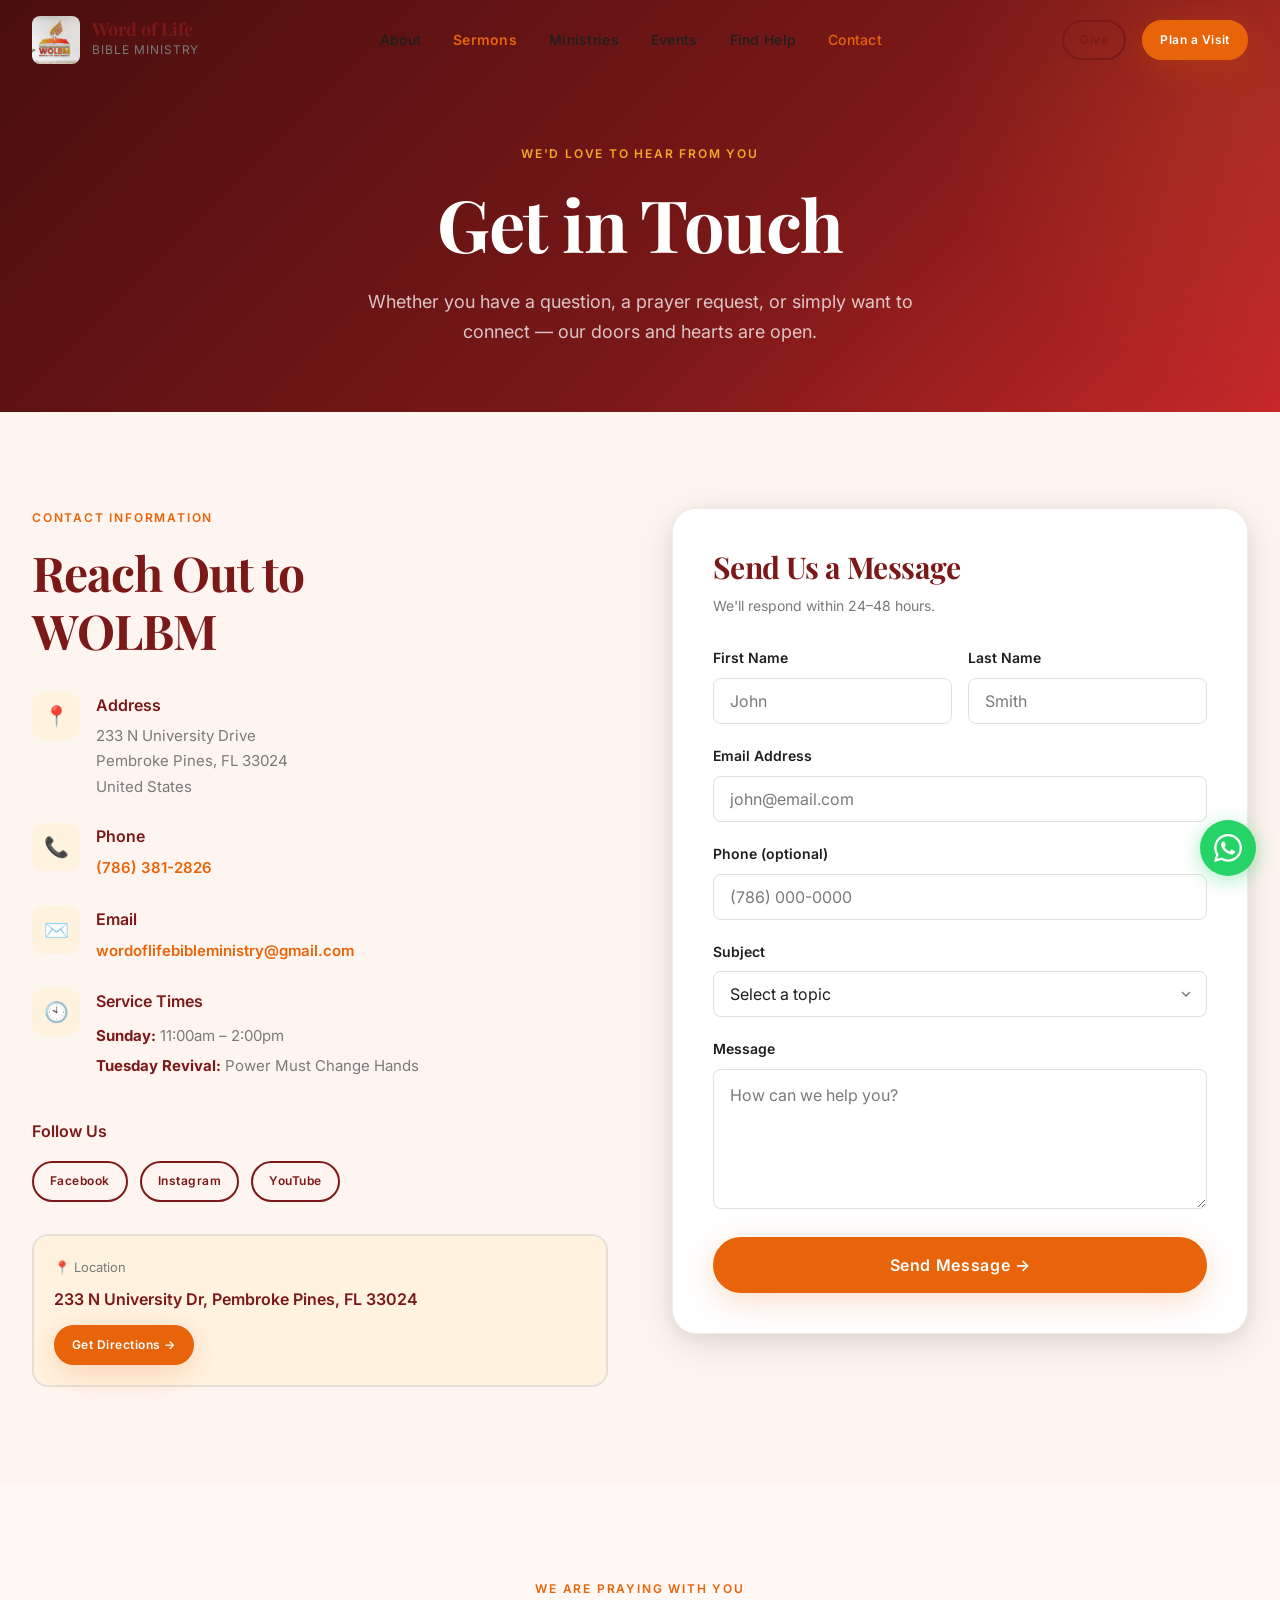
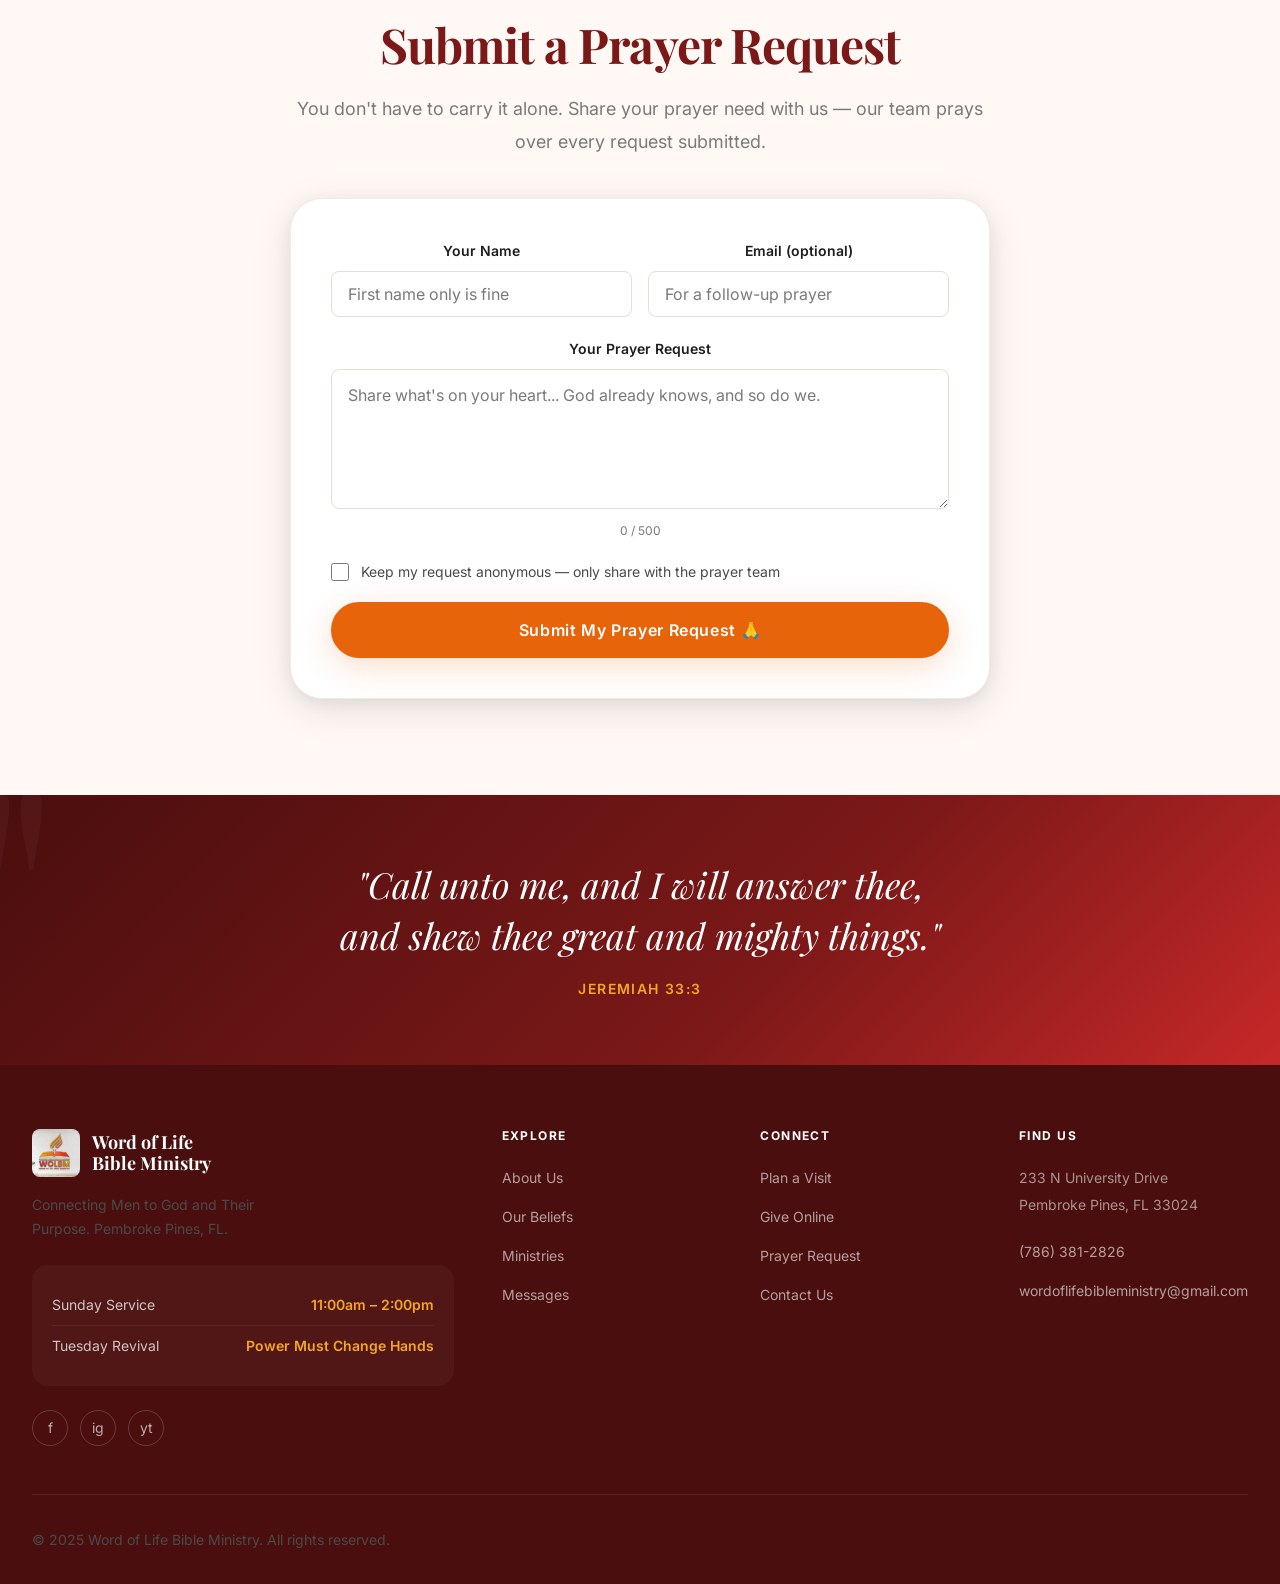
<file: contact.html>
﻿<!DOCTYPE html>
<html lang="en">
<head>
  <meta charset="UTF-8" />
  <meta name="viewport" content="width=device-width, initial-scale=1.0" />
  <meta name="description" content="Contact Word of Life Bible Ministry — Phone, email, address, and prayer requests." />
  <title>Contact Us — Word of Life Bible Ministry</title>
  <link rel="icon" type="image/jpeg" href="logos/logo.jpg" />
  <link rel="preconnect" href="https://fonts.googleapis.com" />
  <link rel="preconnect" href="https://fonts.gstatic.com" crossorigin />
  <link href="https://fonts.googleapis.com/css2?family=Playfair+Display:ital,wght@0,700;0,800;1,700&family=Inter:wght@400;500;600&display=swap" rel="stylesheet" />
  <link rel="stylesheet" href="css/style.css" />
</head>
<body>

  <nav class="nav" id="main-nav">
    <div class="nav__inner">
      <a href="index.html" class="nav__logo">
        <img src="logos/logo.jpg" alt="WOLBM Logo" class="nav__logo-img" />
        <div>
          <div class="nav__logo-text">Word of Life</div>
          <div class="nav__logo-sub">Bible Ministry</div>
        </div>
      </a>
      <ul class="nav__links">
        <li><a href="about.html" class="nav__link">About</a></li>
        <li><a href="sermons.html" class="nav__link nav__link--sermons">Sermons</a></li>
        <li><a href="ministries.html" class="nav__link">Ministries</a></li>
        <li><a href="events.html" class="nav__link">Events</a></li>
        <li><a href="find-help.html" class="nav__link">Find Help</a></li>
        <li><a href="contact.html" class="nav__link nav__link--active">Contact</a></li>
      </ul>
      <div class="nav__actions">
        <a href="give.html" class="btn btn--secondary btn--sm">Give</a>
        <a href="plan-visit.html" class="btn btn--primary btn--sm">Plan a Visit</a>
        <button class="nav__menu-btn" id="menu-btn" aria-label="Open menu">
          <span></span><span></span><span></span>
        </button>
      </div>
    </div>
  </nav>

  <div class="mobile-nav" id="mobile-nav">
    <button class="mobile-nav__close" id="mobile-nav-close">✕</button>
    <ul class="mobile-nav__links">
      <li><a href="index.html" class="mobile-nav__link">Home</a></li>
      <li><a href="about.html" class="mobile-nav__link">About</a></li>
      <li><a href="sermons.html" class="mobile-nav__link mobile-nav__link--sermons">Sermons</a></li>
      <li><a href="ministries.html" class="mobile-nav__link">Ministries</a></li>
      <li><a href="events.html" class="mobile-nav__link">Events</a></li>
      <li><a href="find-help.html" class="mobile-nav__link">Find Help</a></li>
      <li><a href="plan-visit.html" class="mobile-nav__link">Plan a Visit</a></li>
      <li><a href="give.html" class="mobile-nav__link">Give</a></li>
      <li><a href="contact.html" class="mobile-nav__link">Contact</a></li>
    </ul>
  </div>

  <main>

    <div class="page-hero">
      <span class="page-hero__label">We'd Love to Hear From You</span>
      <h1 class="page-hero__title">Get in Touch</h1>
      <p class="page-hero__subtitle">Whether you have a question, a prayer request, or simply want to connect — our doors and hearts are open.</p>
    </div>

    <!-- CONTACT SECTION -->
    <section class="section section--cream">
      <div class="container">
        <div style="display:grid; grid-template-columns:1fr 1fr; gap:64px; align-items:start;" class="reveal welcome-grid">

          <!-- Contact Info -->
          <div>
            <span class="section-header__label">Contact Information</span>
            <h2 style="margin-bottom:32px;">Reach Out to<br>WOLBM</h2>

            <div style="display:flex; flex-direction:column; gap:24px; margin-bottom:40px;">

              <div style="display:flex; gap:16px; align-items:flex-start;">
                <div style="width:48px;height:48px;background:var(--color-accent-subtle);border-radius:12px;display:flex;align-items:center;justify-content:center;font-size:20px;flex-shrink:0;">📍</div>
                <div>
                  <div style="font-weight:600; color:var(--color-primary); margin-bottom:4px;">Address</div>
                  <div style="color:var(--color-muted); font-size:15px;">233 N University Drive<br>Pembroke Pines, FL 33024<br>United States</div>
                </div>
              </div>

              <div style="display:flex; gap:16px; align-items:flex-start;">
                <div style="width:48px;height:48px;background:var(--color-accent-subtle);border-radius:12px;display:flex;align-items:center;justify-content:center;font-size:20px;flex-shrink:0;">📞</div>
                <div>
                  <div style="font-weight:600; color:var(--color-primary); margin-bottom:4px;">Phone</div>
                  <a href="tel:+17863812826" style="color:var(--color-accent); font-size:15px; font-weight:600;">(786) 381-2826</a>
                </div>
              </div>

              <div style="display:flex; gap:16px; align-items:flex-start;">
                <div style="width:48px;height:48px;background:var(--color-accent-subtle);border-radius:12px;display:flex;align-items:center;justify-content:center;font-size:20px;flex-shrink:0;">✉️</div>
                <div>
                  <div style="font-weight:600; color:var(--color-primary); margin-bottom:4px;">Email</div>
                  <a href="mailto:wordoflifebibleministry@gmail.com" style="color:var(--color-accent); font-size:15px; font-weight:600; word-break:break-all;">wordoflifebibleministry@gmail.com</a>
                </div>
              </div>

              <div style="display:flex; gap:16px; align-items:flex-start;">
                <div style="width:48px;height:48px;background:var(--color-accent-subtle);border-radius:12px;display:flex;align-items:center;justify-content:center;font-size:20px;flex-shrink:0;">🕙</div>
                <div>
                  <div style="font-weight:600; color:var(--color-primary); margin-bottom:8px;">Service Times</div>
                  <div style="display:flex; flex-direction:column; gap:4px; font-size:15px; color:var(--color-muted);">
                    <div><strong style="color:var(--color-primary);">Sunday:</strong> 11:00am – 2:00pm</div>
                    <div><strong style="color:var(--color-primary);">Tuesday Revival:</strong> Power Must Change Hands</div>
                  </div>
                </div>
              </div>

            </div>

            <!-- Social Links -->
            <div>
              <div style="font-weight:600; color:var(--color-primary); margin-bottom:16px;">Follow Us</div>
              <div style="display:flex; gap:12px; flex-wrap:wrap;">
                <a href="https://www.facebook.com/WOLBM/" target="_blank" rel="noopener" class="btn btn--secondary btn--sm">Facebook</a>
                <a href="https://www.instagram.com/wolbm/" target="_blank" rel="noopener" class="btn btn--secondary btn--sm">Instagram</a>
                <a href="https://www.youtube.com/c/wordoflifebibleministry" target="_blank" rel="noopener" class="btn btn--secondary btn--sm">YouTube</a>
              </div>
            </div>

            <!-- Map -->
            <div style="margin-top:32px;">
              <div style="background:var(--color-accent-subtle); border-radius:16px; padding:20px; border:2px solid var(--color-border);">
                <div style="font-size:13px; color:var(--color-muted); margin-bottom:8px;">📍 Location</div>
                <div style="font-weight:600; color:var(--color-primary);">233 N University Dr, Pembroke Pines, FL 33024</div>
                <a href="https://maps.google.com/?q=233+N+University+Dr+Pembroke+Pines+FL" target="_blank" rel="noopener" class="btn btn--primary btn--sm" style="margin-top:12px;">Get Directions →</a>
              </div>
            </div>
          </div>

          <!-- Contact Form -->
          <div style="background:white; border-radius:24px; padding:40px; box-shadow:var(--shadow-lg); border:1px solid var(--color-border-light);">
            <h3 style="margin-bottom:8px;">Send Us a Message</h3>
            <p style="font-size:14px; color:var(--color-muted); margin-bottom:28px;">We'll respond within 24–48 hours.</p>
            <form id="contact-form">
              <div class="form-row">
                <div class="form-group">
                  <label class="form-label" for="c-fname">First Name</label>
                  <input type="text" id="c-fname" class="form-input" placeholder="John" required />
                </div>
                <div class="form-group">
                  <label class="form-label" for="c-lname">Last Name</label>
                  <input type="text" id="c-lname" class="form-input" placeholder="Smith" />
                </div>
              </div>
              <div class="form-group">
                <label class="form-label" for="c-email">Email Address</label>
                <input type="email" id="c-email" class="form-input" placeholder="john@email.com" required />
              </div>
              <div class="form-group">
                <label class="form-label" for="c-phone">Phone (optional)</label>
                <input type="tel" id="c-phone" class="form-input" placeholder="(786) 000-0000" />
              </div>
              <div class="form-group">
                <label class="form-label" for="c-subject">Subject</label>
                <select id="c-subject" class="form-select">
                  <option value="">Select a topic</option>
                  <option>General Inquiry</option>
                  <option>Prayer Request</option>
                  <option>Planning a Visit</option>
                  <option>Ministry Partnership</option>
                  <option>Media / Press</option>
                  <option>Other</option>
                </select>
              </div>
              <div class="form-group">
                <label class="form-label" for="c-message">Message</label>
                <textarea id="c-message" class="form-textarea" placeholder="How can we help you?" required></textarea>
              </div>
              <button type="submit" class="btn btn--primary btn--full btn--lg">Send Message →</button>
            </form>
          </div>

        </div>
      </div>
    </section>

    <!-- PRAYER REQUEST -->
    <section class="section section--warm" id="prayer">
      <div class="container">
        <div style="max-width:700px; margin:0 auto; text-align:center;" class="reveal">
          <span class="section-header__label">We Are Praying With You</span>
          <h2 style="margin-bottom:20px;">Submit a Prayer Request</h2>
          <p style="font-size:18px; color:var(--color-muted); margin-bottom:40px;">
            You don't have to carry it alone. Share your prayer need with us — our team
            prays over every request submitted.
          </p>

          <div class="prayer-form">
            <form id="prayer-form">
              <div class="form-row">
                <div class="form-group">
                  <label class="form-label" for="p-name">Your Name</label>
                  <input type="text" id="p-name" class="form-input" placeholder="First name only is fine" required />
                </div>
                <div class="form-group">
                  <label class="form-label" for="p-email">Email (optional)</label>
                  <input type="email" id="p-email" class="form-input" placeholder="For a follow-up prayer" />
                </div>
              </div>
              <div class="form-group">
                <label class="form-label" for="prayer-message">Your Prayer Request</label>
                <textarea id="prayer-message" class="form-textarea" placeholder="Share what's on your heart... God already knows, and so do we." required></textarea>
                <div class="form-hint" id="prayer-counter">0 / 500</div>
              </div>
              <div class="form-group">
                <label class="form-check">
                  <input type="checkbox" />
                  <span class="form-check__label">Keep my request anonymous — only share with the prayer team</span>
                </label>
              </div>
              <button type="submit" class="btn btn--primary btn--full btn--lg">Submit My Prayer Request 🙏</button>
            </form>
          </div>
        </div>
      </div>
    </section>

    <div class="scripture-banner">
      <p class="scripture-banner__text">
        "Call unto me, and I will answer thee,<br>and shew thee great and mighty things."
      </p>
      <p class="scripture-banner__ref">Jeremiah 33:3</p>
    </div>

  </main>

  <footer class="footer">
    <div class="container">
      <div class="footer__grid">
        <div class="footer__brand">
          <a href="index.html" class="footer__logo">
            <img src="logos/logo.jpg" alt="WOLBM Logo" class="footer__logo-img" />
            <span class="footer__logo-name">Word of Life<br>Bible Ministry</span>
          </a>
          <p class="footer__tagline">Connecting Men to God and Their Purpose. Pembroke Pines, FL.</p>
          <div class="footer__service-times">
            <div class="footer__service-time"><span>Sunday Service</span><span>11:00am – 2:00pm</span></div>
            <div class="footer__service-time"><span>Tuesday Revival</span><span>Power Must Change Hands</span></div>
          </div>
          <div class="footer__socials mt-6">
            <a href="https://www.facebook.com/WOLBM/" class="footer__social" target="_blank" rel="noopener">f</a>
            <a href="https://www.instagram.com/wolbm/" class="footer__social" target="_blank" rel="noopener">ig</a>
            <a href="https://www.youtube.com/c/wordoflifebibleministry" class="footer__social" target="_blank" rel="noopener">yt</a>
          </div>
        </div>
        <div>
          <h4 class="footer__col-title">Explore</h4>
          <ul class="footer__links">
            <li><a href="about.html" class="footer__link">About Us</a></li>
            <li><a href="beliefs.html" class="footer__link">Our Beliefs</a></li>
            <li><a href="ministries.html" class="footer__link">Ministries</a></li>
            <li><a href="sermons.html" class="footer__link">Messages</a></li>
          </ul>
        </div>
        <div>
          <h4 class="footer__col-title">Connect</h4>
          <ul class="footer__links">
            <li><a href="plan-visit.html" class="footer__link">Plan a Visit</a></li>
            <li><a href="give.html" class="footer__link">Give Online</a></li>
            <li><a href="contact.html#prayer" class="footer__link">Prayer Request</a></li>
            <li><a href="contact.html" class="footer__link">Contact Us</a></li>
          </ul>
        </div>
        <div>
          <h4 class="footer__col-title">Find Us</h4>
          <ul class="footer__links">
            <li><span class="footer__link" style="cursor:default;color:rgba(255,255,255,0.55);">233 N University Drive<br>Pembroke Pines, FL 33024</span></li>
            <li style="margin-top:8px;"><a href="tel:+17863812826" class="footer__link">(786) 381-2826</a></li>
            <li><a href="mailto:wordoflifebibleministry@gmail.com" class="footer__link">wordoflifebibleministry@gmail.com</a></li>
          </ul>
        </div>
      </div>
      <div class="footer__bottom">
        <p>© 2025 Word of Life Bible Ministry. All rights reserved.</p>
      </div>
    </div>
  </footer>

  <a href="https://wa.me/17863812826" class="whatsapp-float" target="_blank" rel="noopener" aria-label="Chat on WhatsApp">
    <svg viewBox="0 0 24 24" xmlns="http://www.w3.org/2000/svg"><path d="M17.472 14.382c-.297-.149-1.758-.867-2.03-.967-.273-.099-.471-.148-.67.15-.197.297-.767.966-.94 1.164-.173.199-.347.223-.644.075-.297-.15-1.255-.463-2.39-1.475-.883-.788-1.48-1.761-1.653-2.059-.173-.297-.018-.458.13-.606.134-.133.298-.347.446-.52.149-.174.198-.298.298-.497.099-.198.05-.371-.025-.52-.075-.149-.669-1.612-.916-2.207-.242-.579-.487-.5-.669-.51-.173-.008-.371-.01-.57-.01-.198 0-.52.074-.792.372-.272.297-1.04 1.016-1.04 2.479 0 1.462 1.065 2.875 1.213 3.074.149.198 2.096 3.2 5.077 4.487.709.306 1.262.489 1.694.625.712.227 1.36.195 1.871.118.571-.085 1.758-.719 2.006-1.413.248-.694.248-1.289.173-1.413-.074-.124-.272-.198-.57-.347m-5.421 7.403h-.004a9.87 9.87 0 01-5.031-1.378l-.361-.214-3.741.982.998-3.648-.235-.374a9.86 9.86 0 01-1.51-5.26c.001-5.45 4.436-9.884 9.888-9.884 2.64 0 5.122 1.03 6.988 2.898a9.825 9.825 0 012.893 6.994c-.003 5.45-4.437 9.884-9.885 9.884m8.413-18.297A11.815 11.815 0 0012.05 0C5.495 0 .16 5.335.157 11.892c0 2.096.547 4.142 1.588 5.945L.057 24l6.305-1.654a11.882 11.882 0 005.683 1.448h.005c6.554 0 11.89-5.335 11.893-11.893a11.821 11.821 0 00-3.48-8.413z"/></svg>
  </a>

  <script src="js/main.js"></script>
</body>
</html>
</file>
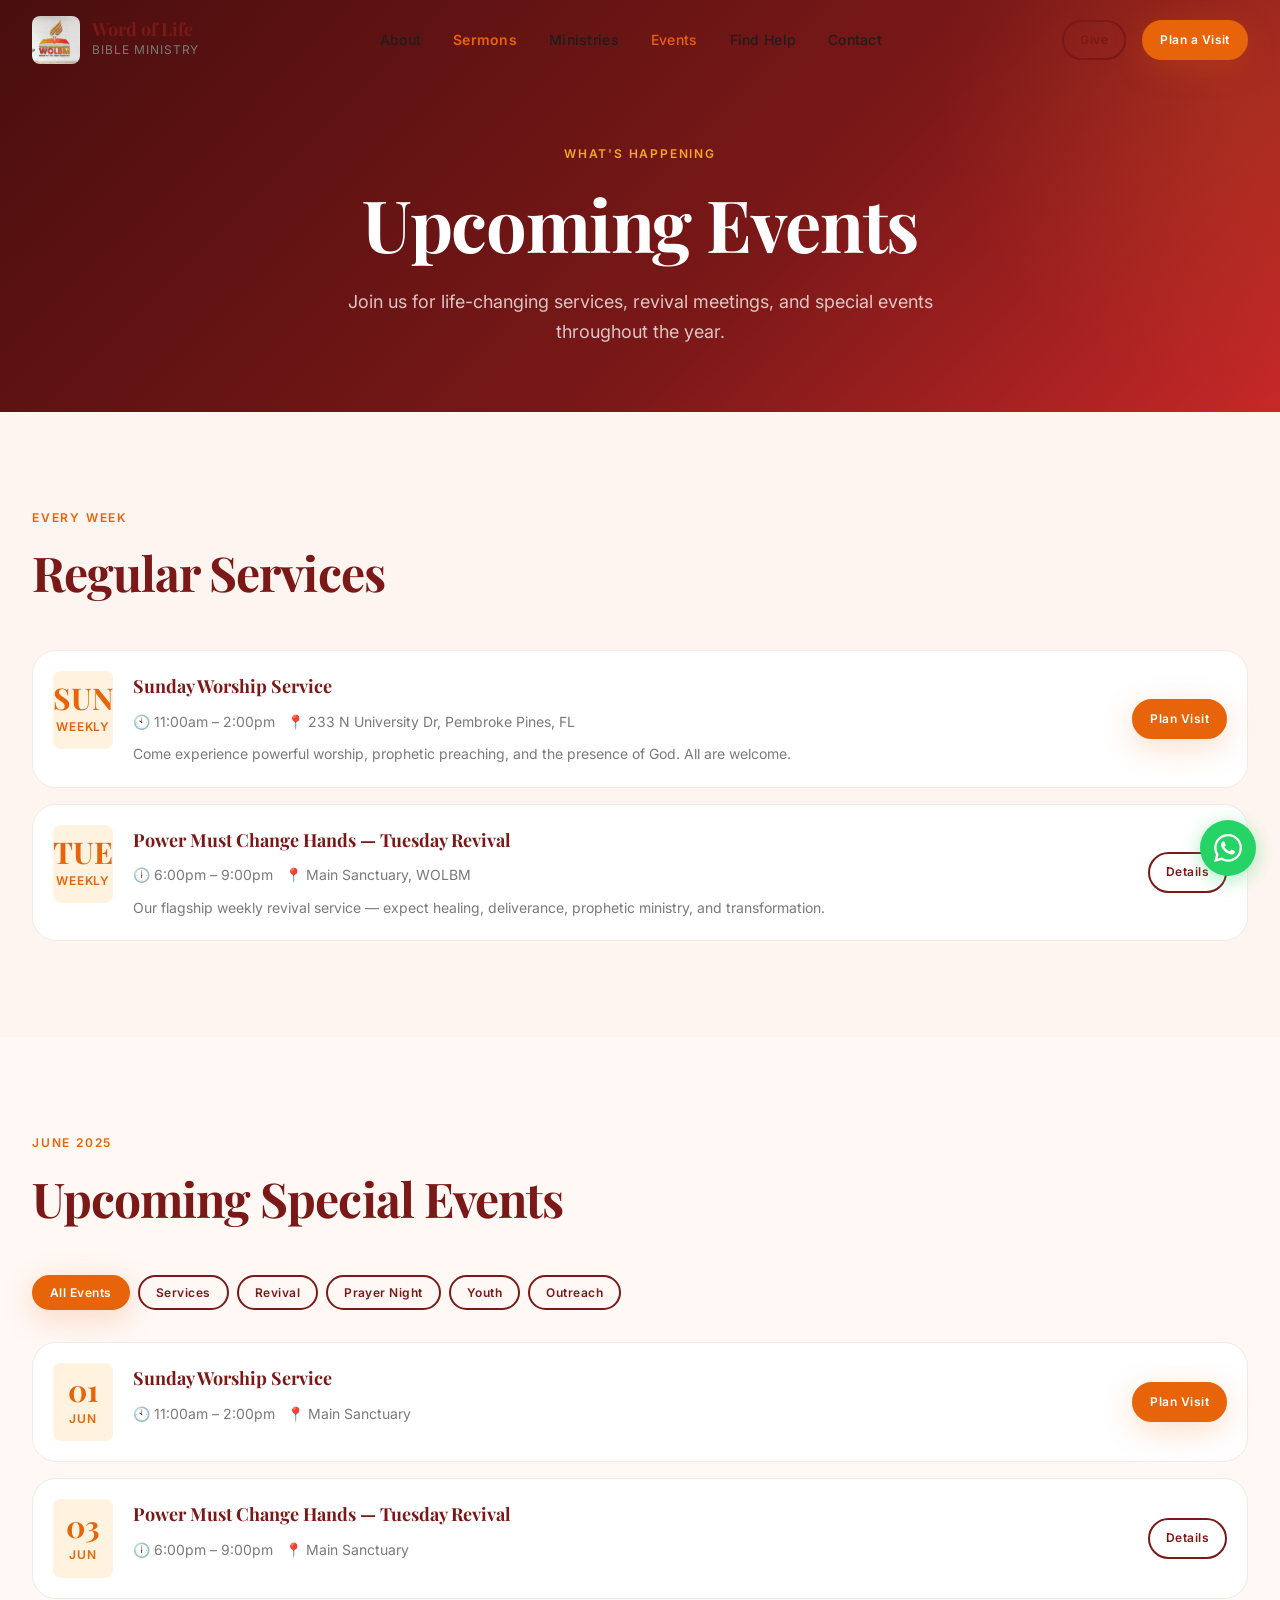
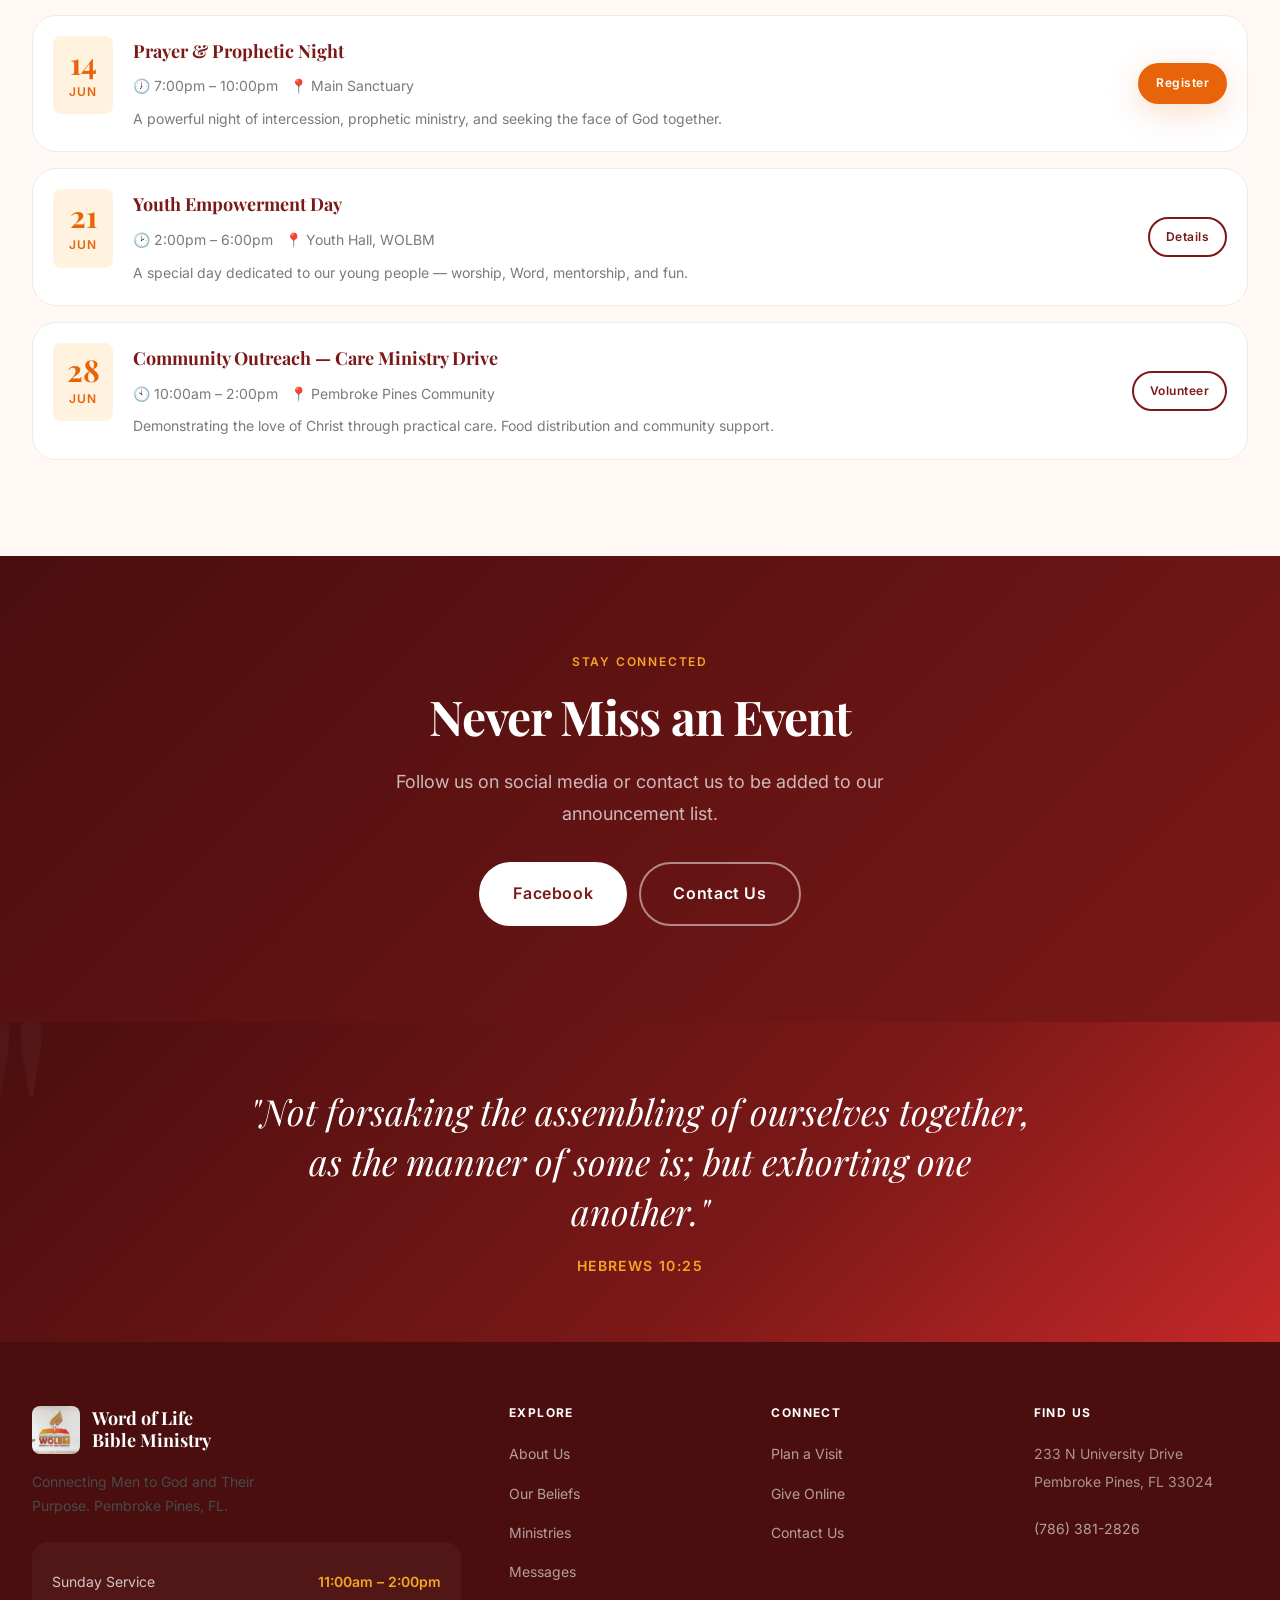
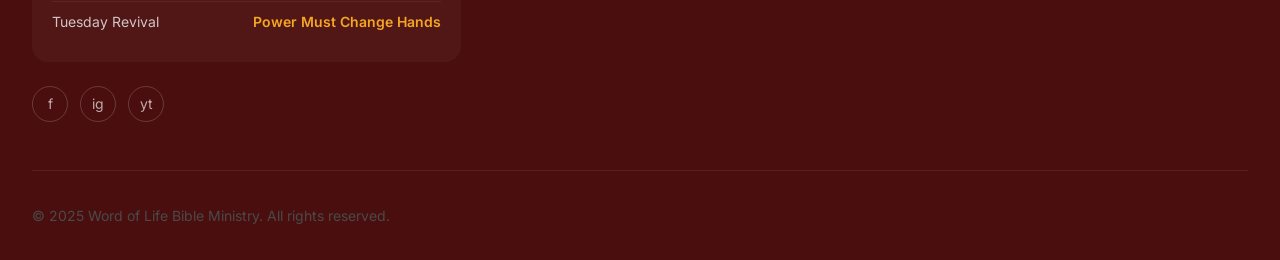
<file: events.html>
﻿<!DOCTYPE html>
<html lang="en">
<head>
  <meta charset="UTF-8" />
  <meta name="viewport" content="width=device-width, initial-scale=1.0" />
  <meta name="description" content="Upcoming events at Word of Life Bible Ministry — Sunday services, Tuesday revival, prayer nights, and special programs." />
  <title>Events — Word of Life Bible Ministry</title>
  <link rel="icon" type="image/jpeg" href="logos/logo.jpg" />
  <link rel="preconnect" href="https://fonts.googleapis.com" />
  <link rel="preconnect" href="https://fonts.gstatic.com" crossorigin />
  <link href="https://fonts.googleapis.com/css2?family=Playfair+Display:ital,wght@0,700;0,800;1,700&family=Inter:wght@400;500;600&display=swap" rel="stylesheet" />
  <link rel="stylesheet" href="css/style.css" />
</head>
<body>

  <nav class="nav" id="main-nav">
    <div class="nav__inner">
      <a href="index.html" class="nav__logo">
        <img src="logos/logo.jpg" alt="WOLBM Logo" class="nav__logo-img" />
        <div>
          <div class="nav__logo-text">Word of Life</div>
          <div class="nav__logo-sub">Bible Ministry</div>
        </div>
      </a>
      <ul class="nav__links">
        <li><a href="about.html" class="nav__link">About</a></li>
        <li><a href="sermons.html" class="nav__link nav__link--sermons">Sermons</a></li>
        <li><a href="ministries.html" class="nav__link">Ministries</a></li>
        <li><a href="events.html" class="nav__link nav__link--active">Events</a></li>
        <li><a href="find-help.html" class="nav__link">Find Help</a></li>
        <li><a href="contact.html" class="nav__link">Contact</a></li>
      </ul>
      <div class="nav__actions">
        <a href="give.html" class="btn btn--secondary btn--sm">Give</a>
        <a href="plan-visit.html" class="btn btn--primary btn--sm">Plan a Visit</a>
        <button class="nav__menu-btn" id="menu-btn" aria-label="Open menu">
          <span></span><span></span><span></span>
        </button>
      </div>
    </div>
  </nav>

  <div class="mobile-nav" id="mobile-nav">
    <button class="mobile-nav__close" id="mobile-nav-close">✕</button>
    <ul class="mobile-nav__links">
      <li><a href="index.html" class="mobile-nav__link">Home</a></li>
      <li><a href="about.html" class="mobile-nav__link">About</a></li>
      <li><a href="sermons.html" class="mobile-nav__link mobile-nav__link--sermons">Sermons</a></li>
      <li><a href="ministries.html" class="mobile-nav__link">Ministries</a></li>
      <li><a href="events.html" class="mobile-nav__link">Events</a></li>
      <li><a href="find-help.html" class="mobile-nav__link">Find Help</a></li>
      <li><a href="plan-visit.html" class="mobile-nav__link">Plan a Visit</a></li>
      <li><a href="give.html" class="mobile-nav__link">Give</a></li>
      <li><a href="contact.html" class="mobile-nav__link">Contact</a></li>
    </ul>
  </div>

  <main>

    <div class="page-hero">
      <span class="page-hero__label">What's Happening</span>
      <h1 class="page-hero__title">Upcoming Events</h1>
      <p class="page-hero__subtitle">Join us for life-changing services, revival meetings, and special events throughout the year.</p>
    </div>

    <!-- REGULAR SERVICES -->
    <section class="section section--cream">
      <div class="container">
        <div class="section-header reveal">
          <span class="section-header__label">Every Week</span>
          <h2>Regular Services</h2>
        </div>
        <div style="display:flex; flex-direction:column; gap:16px;" class="reveal">

          <div class="event-card" data-category="service">
            <div class="event-card__date">
              <div class="event-card__day">SUN</div>
              <div class="event-card__month">Weekly</div>
            </div>
            <div class="event-card__body">
              <div class="event-card__title">Sunday Worship Service</div>
              <div class="event-card__meta">
                <span>🕙 11:00am – 2:00pm</span>
                <span>📍 233 N University Dr, Pembroke Pines, FL</span>
              </div>
              <p style="font-size:14px; color:var(--color-muted); margin-top:8px;">Come experience powerful worship, prophetic preaching, and the presence of God. All are welcome.</p>
            </div>
            <a href="plan-visit.html" class="btn btn--primary btn--sm" style="flex-shrink:0; align-self:center;">Plan Visit</a>
          </div>

          <div class="event-card" data-category="revival">
            <div class="event-card__date">
              <div class="event-card__day">TUE</div>
              <div class="event-card__month">Weekly</div>
            </div>
            <div class="event-card__body">
              <div class="event-card__title">Power Must Change Hands — Tuesday Revival</div>
              <div class="event-card__meta">
                <span>🕕 6:00pm – 9:00pm</span>
                <span>📍 Main Sanctuary, WOLBM</span>
              </div>
              <p style="font-size:14px; color:var(--color-muted); margin-top:8px;">Our flagship weekly revival service — expect healing, deliverance, prophetic ministry, and transformation.</p>
            </div>
            <a href="contact.html" class="btn btn--secondary btn--sm" style="flex-shrink:0; align-self:center;">Details</a>
          </div>

        </div>
      </div>
    </section>

    <!-- UPCOMING EVENTS -->
    <section class="section section--warm">
      <div class="container">
        <div class="section-header reveal">
          <span class="section-header__label">June 2025</span>
          <h2>Upcoming Special Events</h2>
        </div>

        <!-- Filter Buttons -->
        <div style="display:flex; gap:8px; flex-wrap:wrap; margin-bottom:32px;" class="reveal">
          <button class="btn btn--primary btn--sm filter-active" data-filter="all">All Events</button>
          <button class="btn btn--secondary btn--sm" data-filter="service">Services</button>
          <button class="btn btn--secondary btn--sm" data-filter="revival">Revival</button>
          <button class="btn btn--secondary btn--sm" data-filter="prayer">Prayer Night</button>
          <button class="btn btn--secondary btn--sm" data-filter="youth">Youth</button>
          <button class="btn btn--secondary btn--sm" data-filter="outreach">Outreach</button>
        </div>

        <div style="display:flex; flex-direction:column; gap:16px;" class="reveal">

          <div class="event-card" data-category="service">
            <div class="event-card__date">
              <div class="event-card__day">01</div>
              <div class="event-card__month">Jun</div>
            </div>
            <div class="event-card__body">
              <div class="event-card__title">Sunday Worship Service</div>
              <div class="event-card__meta">
                <span>🕙 11:00am – 2:00pm</span>
                <span>📍 Main Sanctuary</span>
              </div>
            </div>
            <a href="plan-visit.html" class="btn btn--primary btn--sm" style="flex-shrink:0; align-self:center;">Plan Visit</a>
          </div>

          <div class="event-card" data-category="revival">
            <div class="event-card__date">
              <div class="event-card__day">03</div>
              <div class="event-card__month">Jun</div>
            </div>
            <div class="event-card__body">
              <div class="event-card__title">Power Must Change Hands — Tuesday Revival</div>
              <div class="event-card__meta">
                <span>🕕 6:00pm – 9:00pm</span>
                <span>📍 Main Sanctuary</span>
              </div>
            </div>
            <a href="contact.html" class="btn btn--secondary btn--sm" style="flex-shrink:0; align-self:center;">Details</a>
          </div>

          <div class="event-card" data-category="prayer">
            <div class="event-card__date">
              <div class="event-card__day">14</div>
              <div class="event-card__month">Jun</div>
            </div>
            <div class="event-card__body">
              <div class="event-card__title">Prayer &amp; Prophetic Night</div>
              <div class="event-card__meta">
                <span>🕖 7:00pm – 10:00pm</span>
                <span>📍 Main Sanctuary</span>
              </div>
              <p style="font-size:14px; color:var(--color-muted); margin-top:8px;">A powerful night of intercession, prophetic ministry, and seeking the face of God together.</p>
            </div>
            <a href="contact.html" class="btn btn--primary btn--sm" style="flex-shrink:0; align-self:center;">Register</a>
          </div>

          <div class="event-card" data-category="youth">
            <div class="event-card__date">
              <div class="event-card__day">21</div>
              <div class="event-card__month">Jun</div>
            </div>
            <div class="event-card__body">
              <div class="event-card__title">Youth Empowerment Day</div>
              <div class="event-card__meta">
                <span>🕑 2:00pm – 6:00pm</span>
                <span>📍 Youth Hall, WOLBM</span>
              </div>
              <p style="font-size:14px; color:var(--color-muted); margin-top:8px;">A special day dedicated to our young people — worship, Word, mentorship, and fun.</p>
            </div>
            <a href="contact.html" class="btn btn--secondary btn--sm" style="flex-shrink:0; align-self:center;">Details</a>
          </div>

          <div class="event-card" data-category="outreach">
            <div class="event-card__date">
              <div class="event-card__day">28</div>
              <div class="event-card__month">Jun</div>
            </div>
            <div class="event-card__body">
              <div class="event-card__title">Community Outreach — Care Ministry Drive</div>
              <div class="event-card__meta">
                <span>🕙 10:00am – 2:00pm</span>
                <span>📍 Pembroke Pines Community</span>
              </div>
              <p style="font-size:14px; color:var(--color-muted); margin-top:8px;">Demonstrating the love of Christ through practical care. Food distribution and community support.</p>
            </div>
            <a href="contact.html" class="btn btn--secondary btn--sm" style="flex-shrink:0; align-self:center;">Volunteer</a>
          </div>

        </div>
      </div>
    </section>

    <!-- CTA -->
    <section class="section" style="background:linear-gradient(135deg, var(--color-primary-dark) 0%, var(--color-primary) 100%); text-align:center;">
      <div class="container">
        <div class="reveal" style="max-width:560px; margin:0 auto;">
          <span class="section-header__label" style="color:var(--color-accent-light);">Stay Connected</span>
          <h2 style="color:white; margin-bottom:20px;">Never Miss an Event</h2>
          <p style="color:rgba(255,255,255,0.70); margin-bottom:32px; font-size:18px;">Follow us on social media or contact us to be added to our announcement list.</p>
          <div style="display:flex; gap:12px; justify-content:center; flex-wrap:wrap;">
            <a href="https://www.facebook.com/WOLBM/" target="_blank" rel="noopener" class="btn btn--white btn--lg">Facebook</a>
            <a href="contact.html" class="btn btn--ghost btn--lg">Contact Us</a>
          </div>
        </div>
      </div>
    </section>

    <div class="scripture-banner">
      <p class="scripture-banner__text">
        "Not forsaking the assembling of ourselves together,<br>as the manner of some is; but exhorting one another."
      </p>
      <p class="scripture-banner__ref">Hebrews 10:25</p>
    </div>

  </main>

  <footer class="footer">
    <div class="container">
      <div class="footer__grid">
        <div class="footer__brand">
          <a href="index.html" class="footer__logo">
            <img src="logos/logo.jpg" alt="WOLBM Logo" class="footer__logo-img" />
            <span class="footer__logo-name">Word of Life<br>Bible Ministry</span>
          </a>
          <p class="footer__tagline">Connecting Men to God and Their Purpose. Pembroke Pines, FL.</p>
          <div class="footer__service-times">
            <div class="footer__service-time"><span>Sunday Service</span><span>11:00am – 2:00pm</span></div>
            <div class="footer__service-time"><span>Tuesday Revival</span><span>Power Must Change Hands</span></div>
          </div>
          <div class="footer__socials mt-6">
            <a href="https://www.facebook.com/WOLBM/" class="footer__social" target="_blank" rel="noopener">f</a>
            <a href="https://www.instagram.com/wolbm/" class="footer__social" target="_blank" rel="noopener">ig</a>
            <a href="https://www.youtube.com/c/wordoflifebibleministry" class="footer__social" target="_blank" rel="noopener">yt</a>
          </div>
        </div>
        <div>
          <h4 class="footer__col-title">Explore</h4>
          <ul class="footer__links">
            <li><a href="about.html" class="footer__link">About Us</a></li>
            <li><a href="beliefs.html" class="footer__link">Our Beliefs</a></li>
            <li><a href="ministries.html" class="footer__link">Ministries</a></li>
            <li><a href="sermons.html" class="footer__link">Messages</a></li>
          </ul>
        </div>
        <div>
          <h4 class="footer__col-title">Connect</h4>
          <ul class="footer__links">
            <li><a href="plan-visit.html" class="footer__link">Plan a Visit</a></li>
            <li><a href="give.html" class="footer__link">Give Online</a></li>
            <li><a href="contact.html" class="footer__link">Contact Us</a></li>
          </ul>
        </div>
        <div>
          <h4 class="footer__col-title">Find Us</h4>
          <ul class="footer__links">
            <li><span class="footer__link" style="cursor:default;color:rgba(255,255,255,0.55);">233 N University Drive<br>Pembroke Pines, FL 33024</span></li>
            <li style="margin-top:8px;"><a href="tel:+17863812826" class="footer__link">(786) 381-2826</a></li>
          </ul>
        </div>
      </div>
      <div class="footer__bottom">
        <p>© 2025 Word of Life Bible Ministry. All rights reserved.</p>
      </div>
    </div>
  </footer>

  <a href="https://wa.me/17863812826" class="whatsapp-float" target="_blank" rel="noopener" aria-label="Chat on WhatsApp">
    <svg viewBox="0 0 24 24" xmlns="http://www.w3.org/2000/svg"><path d="M17.472 14.382c-.297-.149-1.758-.867-2.03-.967-.273-.099-.471-.148-.67.15-.197.297-.767.966-.94 1.164-.173.199-.347.223-.644.075-.297-.15-1.255-.463-2.39-1.475-.883-.788-1.48-1.761-1.653-2.059-.173-.297-.018-.458.13-.606.134-.133.298-.347.446-.52.149-.174.198-.298.298-.497.099-.198.05-.371-.025-.52-.075-.149-.669-1.612-.916-2.207-.242-.579-.487-.5-.669-.51-.173-.008-.371-.01-.57-.01-.198 0-.52.074-.792.372-.272.297-1.04 1.016-1.04 2.479 0 1.462 1.065 2.875 1.213 3.074.149.198 2.096 3.2 5.077 4.487.709.306 1.262.489 1.694.625.712.227 1.36.195 1.871.118.571-.085 1.758-.719 2.006-1.413.248-.694.248-1.289.173-1.413-.074-.124-.272-.198-.57-.347m-5.421 7.403h-.004a9.87 9.87 0 01-5.031-1.378l-.361-.214-3.741.982.998-3.648-.235-.374a9.86 9.86 0 01-1.51-5.26c.001-5.45 4.436-9.884 9.888-9.884 2.64 0 5.122 1.03 6.988 2.898a9.825 9.825 0 012.893 6.994c-.003 5.45-4.437 9.884-9.885 9.884m8.413-18.297A11.815 11.815 0 0012.05 0C5.495 0 .16 5.335.157 11.892c0 2.096.547 4.142 1.588 5.945L.057 24l6.305-1.654a11.882 11.882 0 005.683 1.448h.005c6.554 0 11.89-5.335 11.893-11.893a11.821 11.821 0 00-3.48-8.413z"/></svg>
  </a>

  <script src="js/main.js"></script>
</body>
</html>
</file>
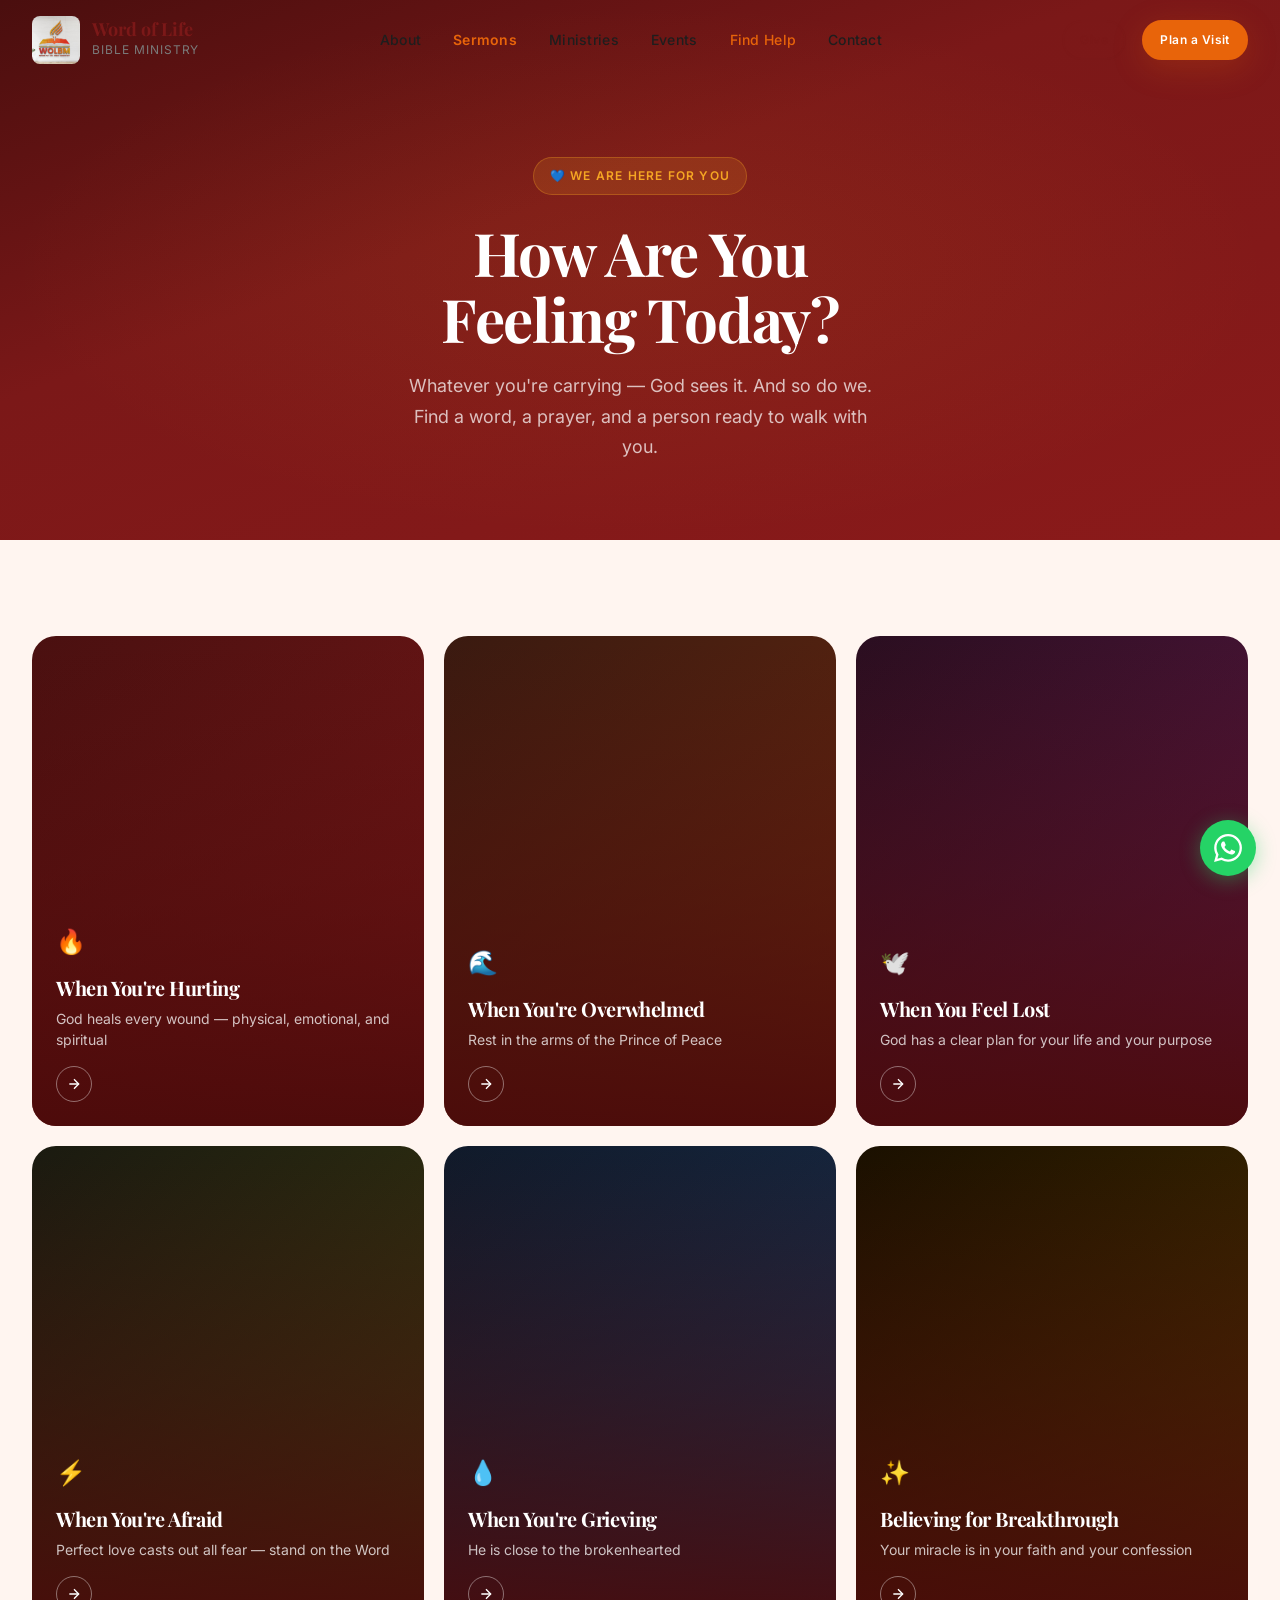
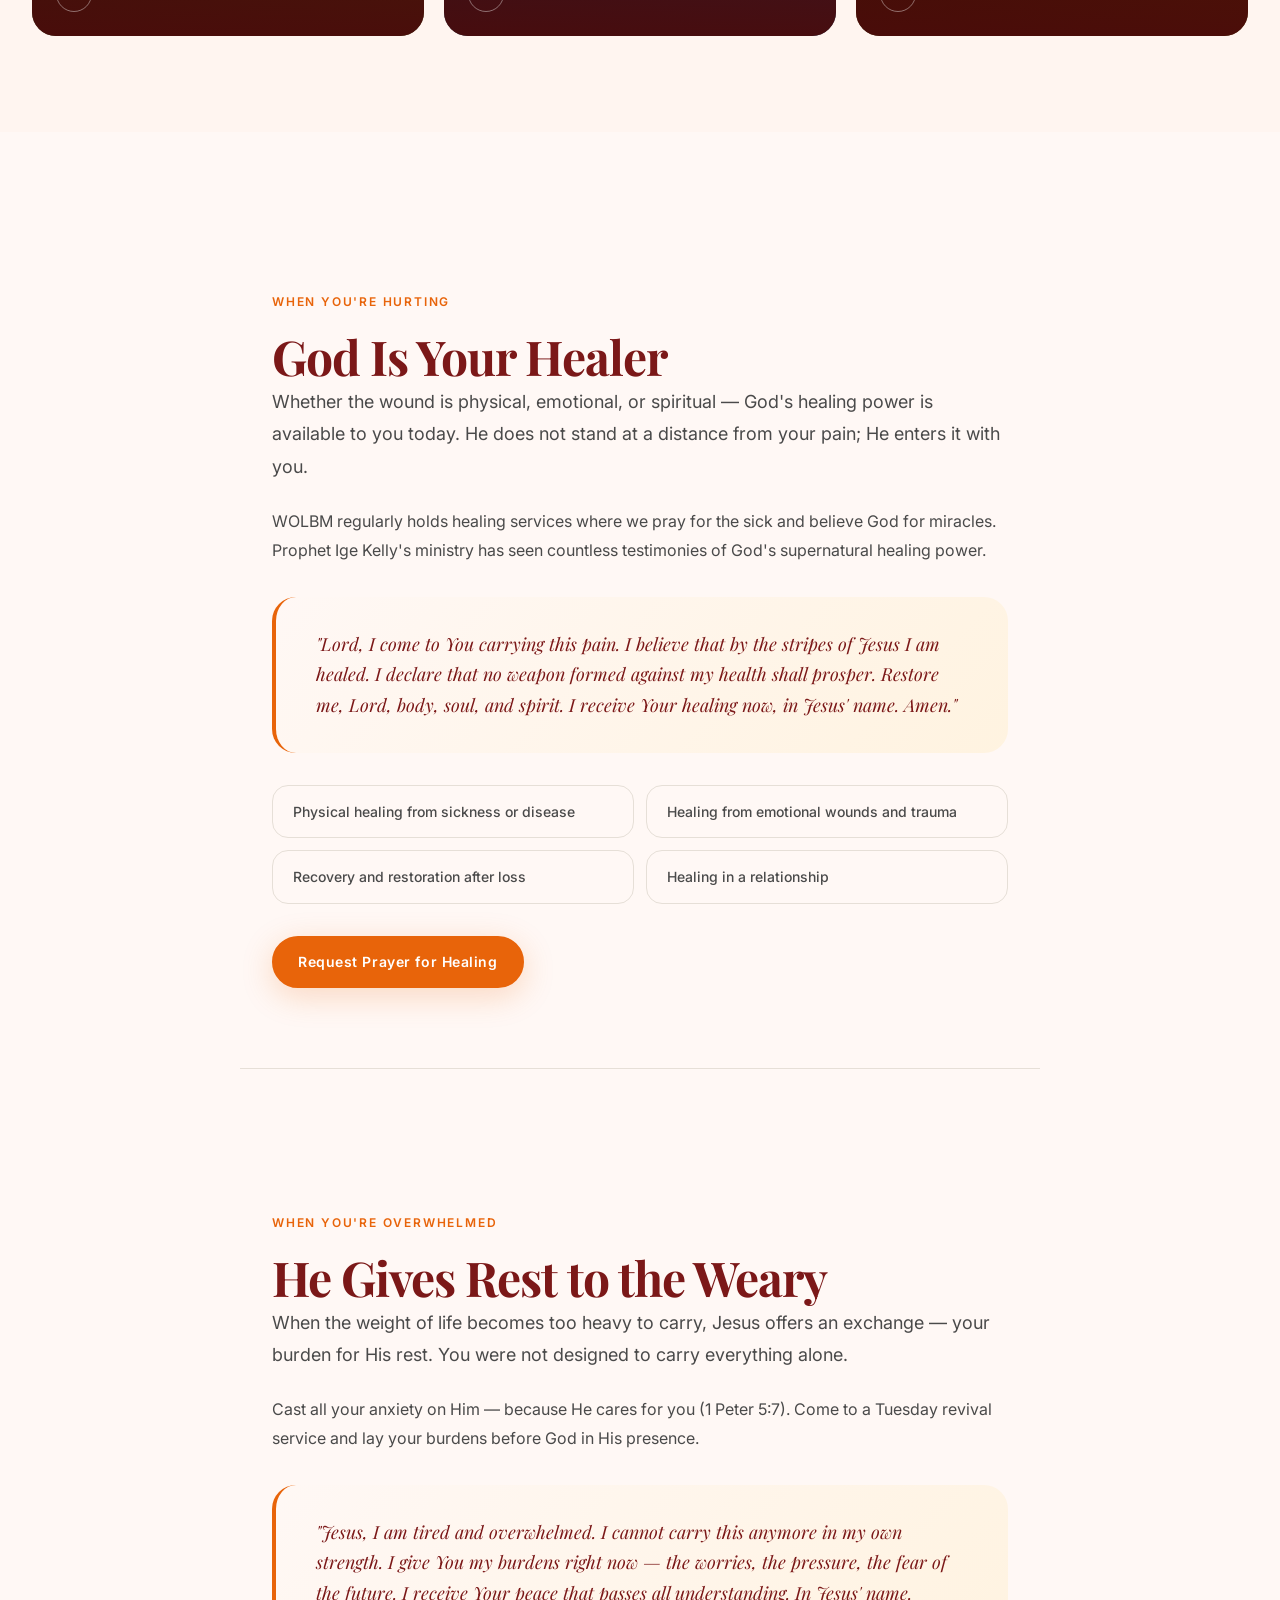
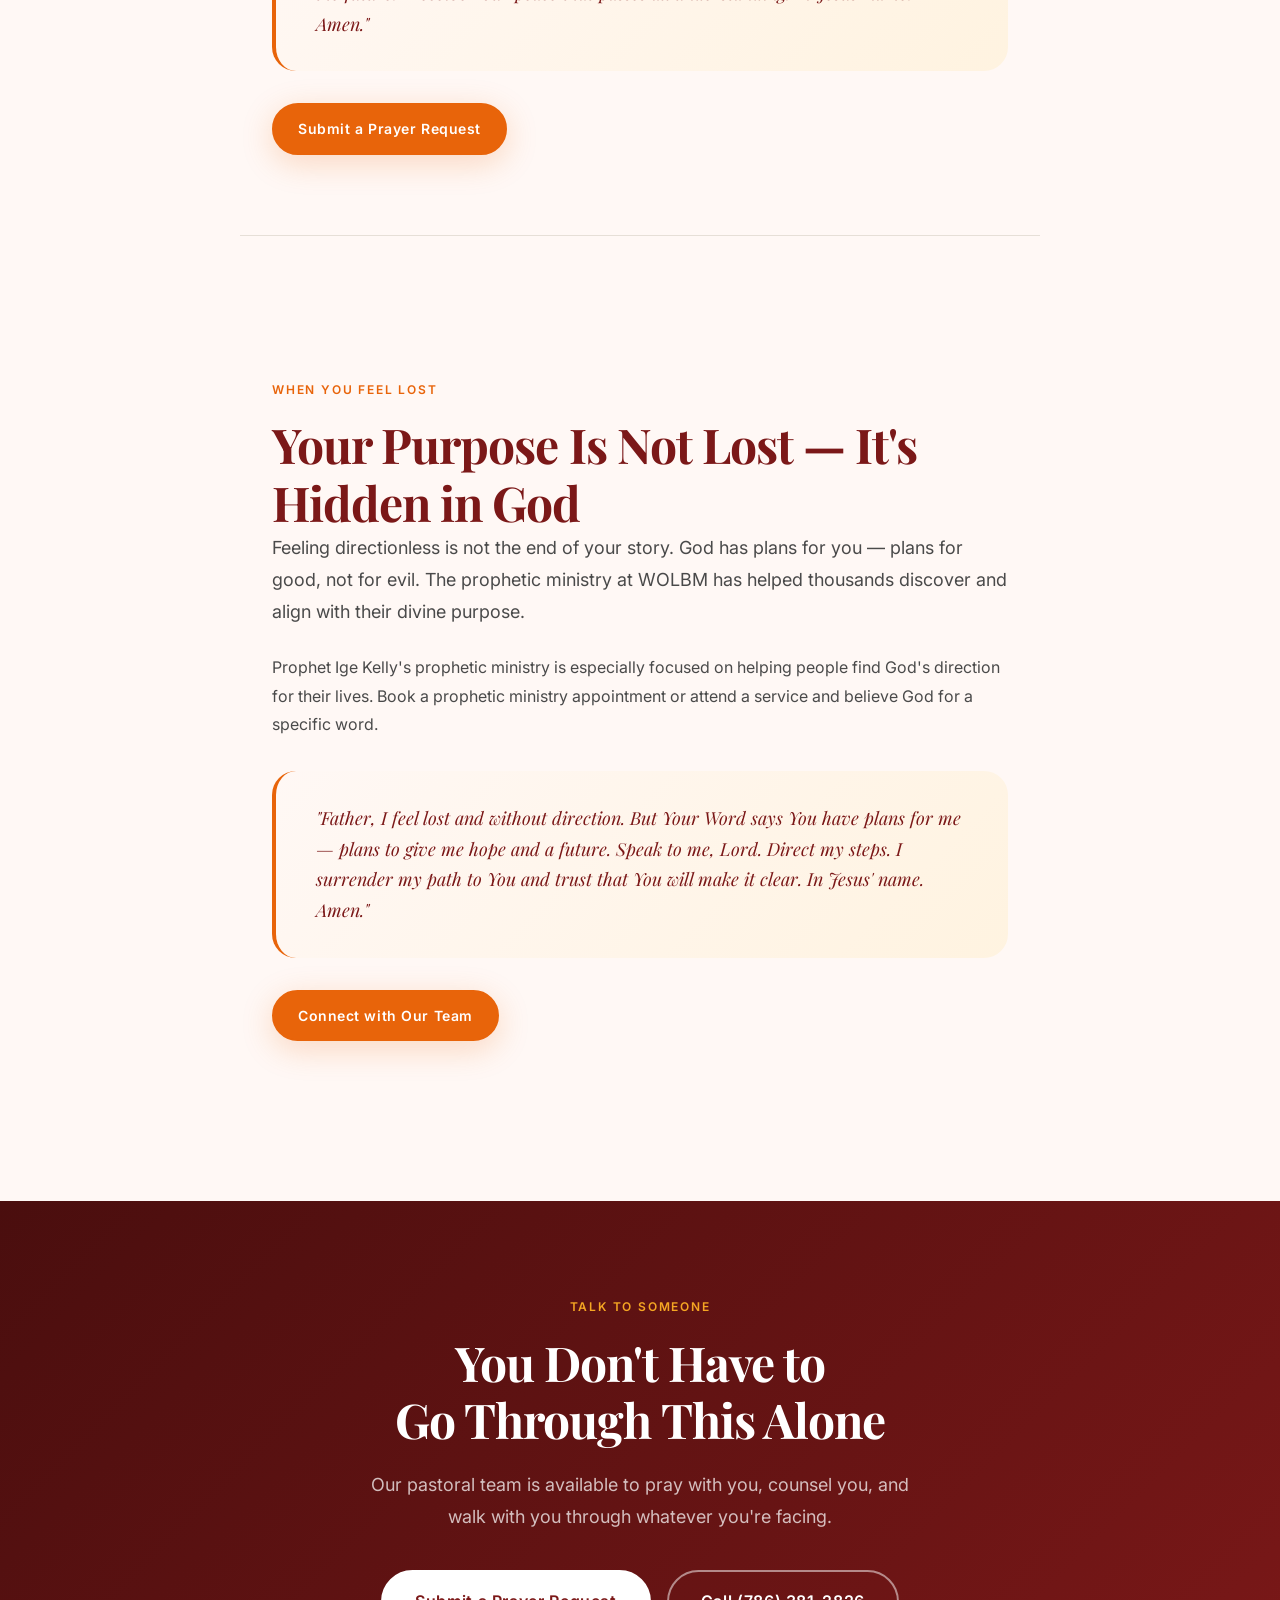
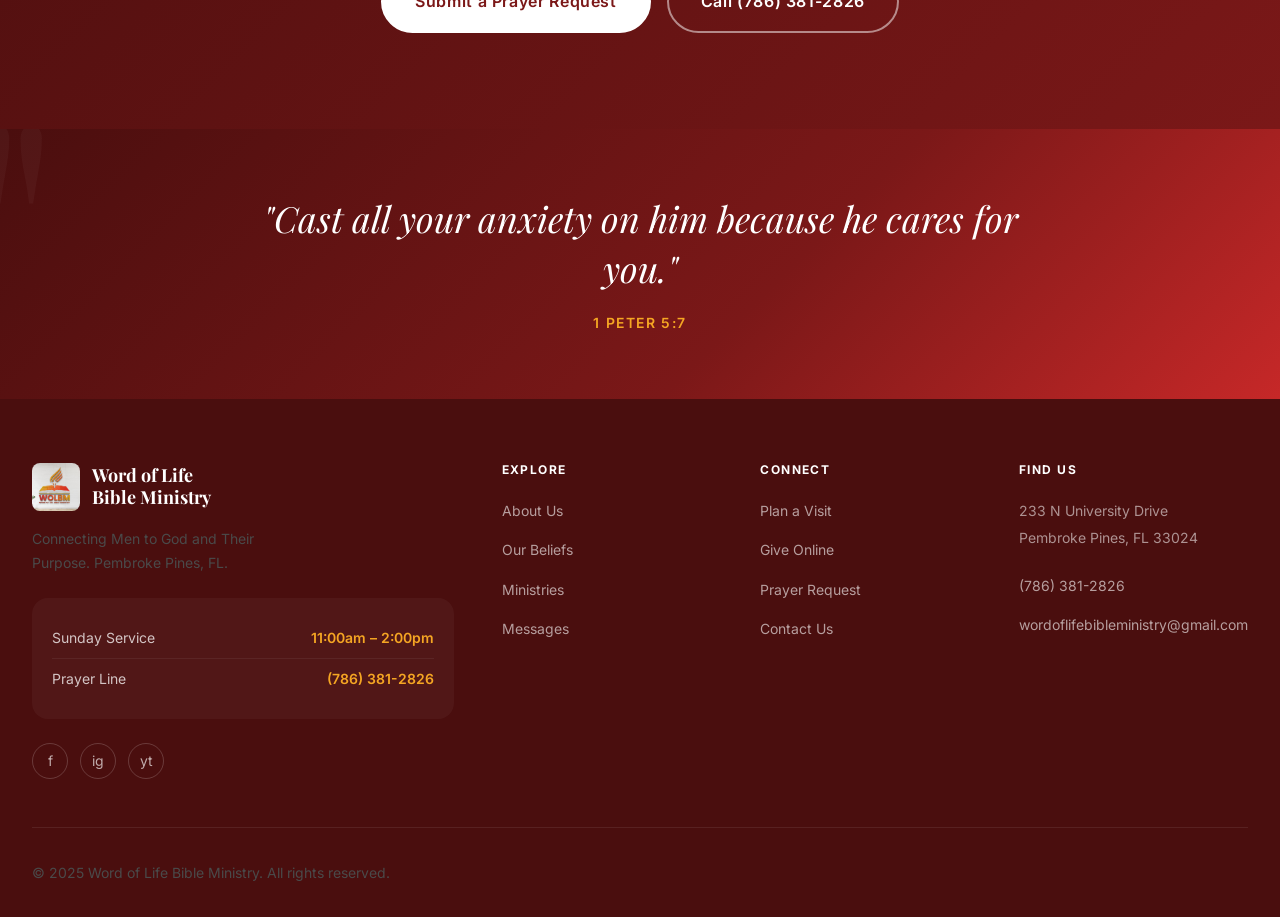
<file: find-help.html>
﻿<!DOCTYPE html>
<html lang="en">
<head>
  <meta charset="UTF-8" />
  <meta name="viewport" content="width=device-width, initial-scale=1.0" />
  <meta name="description" content="Find help at Word of Life Bible Ministry — resources, prayer, and support for whatever you're facing." />
  <title>Find Help — Word of Life Bible Ministry</title>
  <link rel="icon" type="image/jpeg" href="logos/logo.jpg" />
  <link rel="preconnect" href="https://fonts.googleapis.com" />
  <link rel="preconnect" href="https://fonts.gstatic.com" crossorigin />
  <link href="https://fonts.googleapis.com/css2?family=Playfair+Display:ital,wght@0,700;0,800;1,700&family=Inter:wght@400;500;600&display=swap" rel="stylesheet" />
  <link rel="stylesheet" href="css/style.css" />
</head>
<body>

  <nav class="nav" id="main-nav">
    <div class="nav__inner">
      <a href="index.html" class="nav__logo">
        <img src="logos/logo.jpg" alt="WOLBM Logo" class="nav__logo-img" />
        <div>
          <div class="nav__logo-text">Word of Life</div>
          <div class="nav__logo-sub">Bible Ministry</div>
        </div>
      </a>
      <ul class="nav__links">
        <li><a href="about.html" class="nav__link">About</a></li>
        <li><a href="sermons.html" class="nav__link nav__link--sermons">Sermons</a></li>
        <li><a href="ministries.html" class="nav__link">Ministries</a></li>
        <li><a href="events.html" class="nav__link">Events</a></li>
        <li><a href="find-help.html" class="nav__link nav__link--active">Find Help</a></li>
        <li><a href="contact.html" class="nav__link">Contact</a></li>
      </ul>
      <div class="nav__actions">
        <a href="give.html" class="btn btn--secondary btn--sm">Give</a>
        <a href="plan-visit.html" class="btn btn--primary btn--sm">Plan a Visit</a>
        <button class="nav__menu-btn" id="menu-btn" aria-label="Open menu">
          <span></span><span></span><span></span>
        </button>
      </div>
    </div>
  </nav>

  <div class="mobile-nav" id="mobile-nav">
    <button class="mobile-nav__close" id="mobile-nav-close">✕</button>
    <ul class="mobile-nav__links">
      <li><a href="index.html" class="mobile-nav__link">Home</a></li>
      <li><a href="about.html" class="mobile-nav__link">About</a></li>
      <li><a href="sermons.html" class="mobile-nav__link mobile-nav__link--sermons">Sermons</a></li>
      <li><a href="ministries.html" class="mobile-nav__link">Ministries</a></li>
      <li><a href="events.html" class="mobile-nav__link">Events</a></li>
      <li><a href="find-help.html" class="mobile-nav__link">Find Help</a></li>
      <li><a href="plan-visit.html" class="mobile-nav__link">Plan a Visit</a></li>
      <li><a href="give.html" class="mobile-nav__link">Give</a></li>
      <li><a href="contact.html" class="mobile-nav__link">Contact</a></li>
    </ul>
  </div>

  <main>

    <!-- FIND HELP HERO -->
    <section class="find-help-hero">
      <div class="find-help-hero__content">
        <div class="find-help-hero__eyebrow">💙 We Are Here For You</div>
        <h1 class="find-help-hero__title">How Are You<br>Feeling Today?</h1>
        <p class="find-help-hero__sub">
          Whatever you're carrying — God sees it. And so do we.
          Find a word, a prayer, and a person ready to walk with you.
        </p>
      </div>
    </section>

    <!-- HELP CATEGORIES -->
    <section class="section section--cream">
      <div class="container">
        <div class="help-grid reveal">

          <a href="#hurting" class="help-card" style="text-decoration:none;" id="hurting">
            <div class="help-card__bg" style="background:linear-gradient(135deg, #4a1010 0%, #7B1818 100%);"></div>
            <div class="help-card__overlay"></div>
            <div class="help-card__content">
              <span class="help-card__icon">🔥</span>
              <h3 class="help-card__title">When You're Hurting</h3>
              <p class="help-card__sub">God heals every wound — physical, emotional, and spiritual</p>
              <div class="help-card__arrow">
                <svg viewBox="0 0 24 24" stroke-width="2"><line x1="5" y1="12" x2="19" y2="12"/><polyline points="12 5 19 12 12 19"/></svg>
              </div>
            </div>
          </a>

          <a href="#overwhelmed" class="help-card" style="text-decoration:none;" id="overwhelmed">
            <div class="help-card__bg" style="background:linear-gradient(135deg, #3a1a10 0%, #6B2A10 100%);"></div>
            <div class="help-card__overlay"></div>
            <div class="help-card__content">
              <span class="help-card__icon">🌊</span>
              <h3 class="help-card__title">When You're Overwhelmed</h3>
              <p class="help-card__sub">Rest in the arms of the Prince of Peace</p>
              <div class="help-card__arrow">
                <svg viewBox="0 0 24 24" stroke-width="2"><line x1="5" y1="12" x2="19" y2="12"/><polyline points="12 5 19 12 12 19"/></svg>
              </div>
            </div>
          </a>

          <a href="#lost" class="help-card" style="text-decoration:none;" id="lost">
            <div class="help-card__bg" style="background:linear-gradient(135deg, #2a0e20 0%, #5D1845 100%);"></div>
            <div class="help-card__overlay"></div>
            <div class="help-card__content">
              <span class="help-card__icon">🕊️</span>
              <h3 class="help-card__title">When You Feel Lost</h3>
              <p class="help-card__sub">God has a clear plan for your life and your purpose</p>
              <div class="help-card__arrow">
                <svg viewBox="0 0 24 24" stroke-width="2"><line x1="5" y1="12" x2="19" y2="12"/><polyline points="12 5 19 12 12 19"/></svg>
              </div>
            </div>
          </a>

          <a href="#fear" class="help-card" style="text-decoration:none;" id="fear">
            <div class="help-card__bg" style="background:linear-gradient(135deg, #1a1a10 0%, #3A3A10 100%);"></div>
            <div class="help-card__overlay"></div>
            <div class="help-card__content">
              <span class="help-card__icon">⚡</span>
              <h3 class="help-card__title">When You're Afraid</h3>
              <p class="help-card__sub">Perfect love casts out all fear — stand on the Word</p>
              <div class="help-card__arrow">
                <svg viewBox="0 0 24 24" stroke-width="2"><line x1="5" y1="12" x2="19" y2="12"/><polyline points="12 5 19 12 12 19"/></svg>
              </div>
            </div>
          </a>

          <a href="#grief" class="help-card" style="text-decoration:none;" id="grief">
            <div class="help-card__bg" style="background:linear-gradient(135deg, #101a2a 0%, #1A3050 100%);"></div>
            <div class="help-card__overlay"></div>
            <div class="help-card__content">
              <span class="help-card__icon">💧</span>
              <h3 class="help-card__title">When You're Grieving</h3>
              <p class="help-card__sub">He is close to the brokenhearted</p>
              <div class="help-card__arrow">
                <svg viewBox="0 0 24 24" stroke-width="2"><line x1="5" y1="12" x2="19" y2="12"/><polyline points="12 5 19 12 12 19"/></svg>
              </div>
            </div>
          </a>

          <a href="#breakthrough" class="help-card" style="text-decoration:none;" id="breakthrough">
            <div class="help-card__bg" style="background:linear-gradient(135deg, #1a1000 0%, #4A3000 100%);"></div>
            <div class="help-card__overlay"></div>
            <div class="help-card__content">
              <span class="help-card__icon">✨</span>
              <h3 class="help-card__title">Believing for Breakthrough</h3>
              <p class="help-card__sub">Your miracle is in your faith and your confession</p>
              <div class="help-card__arrow">
                <svg viewBox="0 0 24 24" stroke-width="2"><line x1="5" y1="12" x2="19" y2="12"/><polyline points="12 5 19 12 12 19"/></svg>
              </div>
            </div>
          </a>

        </div>
      </div>
    </section>

    <!-- DETAILED HELP SECTIONS -->
    <section class="section section--warm">
      <div class="container">

        <!-- When Hurting -->
        <div class="help-detail reveal" style="margin-bottom:80px; border-bottom:1px solid var(--color-border); padding-bottom:80px;">
          <span class="section-header__label">When You're Hurting</span>
          <h2 class="help-detail__heading">God Is Your Healer</h2>
          <p style="font-size:18px; margin-bottom:24px;">Whether the wound is physical, emotional, or spiritual — God's healing power is available to you today. He does not stand at a distance from your pain; He enters it with you.</p>
          <p style="margin-bottom:24px;">WOLBM regularly holds healing services where we pray for the sick and believe God for miracles. Prophet Ige Kelly's ministry has seen countless testimonies of God's supernatural healing power.</p>

          <div class="help-detail__prayer">
            <p>"Lord, I come to You carrying this pain. I believe that by the stripes of Jesus I am healed. I declare that no weapon formed against my health shall prosper. Restore me, Lord, body, soul, and spirit. I receive Your healing now, in Jesus' name. Amen."</p>
          </div>

          <div class="help-suboptions">
            <div class="help-suboption">Physical healing from sickness or disease</div>
            <div class="help-suboption">Healing from emotional wounds and trauma</div>
            <div class="help-suboption">Recovery and restoration after loss</div>
            <div class="help-suboption">Healing in a relationship</div>
          </div>

          <a href="contact.html#prayer" class="btn btn--primary">Request Prayer for Healing</a>
        </div>

        <!-- When Overwhelmed -->
        <div class="help-detail reveal" style="margin-bottom:80px; border-bottom:1px solid var(--color-border); padding-bottom:80px;" id="overwhelmed-section">
          <span class="section-header__label">When You're Overwhelmed</span>
          <h2 class="help-detail__heading">He Gives Rest to the Weary</h2>
          <p style="font-size:18px; margin-bottom:24px;">When the weight of life becomes too heavy to carry, Jesus offers an exchange — your burden for His rest. You were not designed to carry everything alone.</p>
          <p style="margin-bottom:24px;">Cast all your anxiety on Him — because He cares for you (1 Peter 5:7). Come to a Tuesday revival service and lay your burdens before God in His presence.</p>

          <div class="help-detail__prayer">
            <p>"Jesus, I am tired and overwhelmed. I cannot carry this anymore in my own strength. I give You my burdens right now — the worries, the pressure, the fear of the future. I receive Your peace that passes all understanding. In Jesus' name. Amen."</p>
          </div>

          <a href="contact.html#prayer" class="btn btn--primary">Submit a Prayer Request</a>
        </div>

        <!-- When Lost -->
        <div class="help-detail reveal" id="lost-section">
          <span class="section-header__label">When You Feel Lost</span>
          <h2 class="help-detail__heading">Your Purpose Is Not Lost — It's Hidden in God</h2>
          <p style="font-size:18px; margin-bottom:24px;">Feeling directionless is not the end of your story. God has plans for you — plans for good, not for evil. The prophetic ministry at WOLBM has helped thousands discover and align with their divine purpose.</p>
          <p style="margin-bottom:24px;">Prophet Ige Kelly's prophetic ministry is especially focused on helping people find God's direction for their lives. Book a prophetic ministry appointment or attend a service and believe God for a specific word.</p>

          <div class="help-detail__prayer">
            <p>"Father, I feel lost and without direction. But Your Word says You have plans for me — plans to give me hope and a future. Speak to me, Lord. Direct my steps. I surrender my path to You and trust that You will make it clear. In Jesus' name. Amen."</p>
          </div>

          <a href="contact.html" class="btn btn--primary">Connect with Our Team</a>
        </div>

      </div>
    </section>

    <!-- CONTACT FOR HELP -->
    <section class="section" style="background:linear-gradient(135deg, var(--color-primary-dark) 0%, var(--color-primary) 100%); text-align:center;">
      <div class="container">
        <div class="reveal" style="max-width:560px; margin:0 auto;">
          <span class="section-header__label" style="color:var(--color-accent-light);">Talk to Someone</span>
          <h2 style="color:white; margin-bottom:20px;">You Don't Have to<br>Go Through This Alone</h2>
          <p style="color:rgba(255,255,255,0.72); font-size:18px; margin-bottom:36px;">
            Our pastoral team is available to pray with you, counsel you, and walk
            with you through whatever you're facing.
          </p>
          <div style="display:flex; gap:16px; justify-content:center; flex-wrap:wrap;">
            <a href="contact.html#prayer" class="btn btn--white btn--lg">Submit a Prayer Request</a>
            <a href="tel:+17863812826" class="btn btn--ghost btn--lg">Call (786) 381-2826</a>
          </div>
        </div>
      </div>
    </section>

    <div class="scripture-banner">
      <p class="scripture-banner__text">
        "Cast all your anxiety on him because he cares for you."
      </p>
      <p class="scripture-banner__ref">1 Peter 5:7</p>
    </div>

  </main>

  <footer class="footer">
    <div class="container">
      <div class="footer__grid">
        <div class="footer__brand">
          <a href="index.html" class="footer__logo">
            <img src="logos/logo.jpg" alt="WOLBM Logo" class="footer__logo-img" />
            <span class="footer__logo-name">Word of Life<br>Bible Ministry</span>
          </a>
          <p class="footer__tagline">Connecting Men to God and Their Purpose. Pembroke Pines, FL.</p>
          <div class="footer__service-times">
            <div class="footer__service-time"><span>Sunday Service</span><span>11:00am – 2:00pm</span></div>
            <div class="footer__service-time"><span>Prayer Line</span><span>(786) 381-2826</span></div>
          </div>
          <div class="footer__socials mt-6">
            <a href="https://www.facebook.com/WOLBM/" class="footer__social" target="_blank" rel="noopener">f</a>
            <a href="https://www.instagram.com/wolbm/" class="footer__social" target="_blank" rel="noopener">ig</a>
            <a href="https://www.youtube.com/c/wordoflifebibleministry" class="footer__social" target="_blank" rel="noopener">yt</a>
          </div>
        </div>
        <div>
          <h4 class="footer__col-title">Explore</h4>
          <ul class="footer__links">
            <li><a href="about.html" class="footer__link">About Us</a></li>
            <li><a href="beliefs.html" class="footer__link">Our Beliefs</a></li>
            <li><a href="ministries.html" class="footer__link">Ministries</a></li>
            <li><a href="sermons.html" class="footer__link">Messages</a></li>
          </ul>
        </div>
        <div>
          <h4 class="footer__col-title">Connect</h4>
          <ul class="footer__links">
            <li><a href="plan-visit.html" class="footer__link">Plan a Visit</a></li>
            <li><a href="give.html" class="footer__link">Give Online</a></li>
            <li><a href="contact.html#prayer" class="footer__link">Prayer Request</a></li>
            <li><a href="contact.html" class="footer__link">Contact Us</a></li>
          </ul>
        </div>
        <div>
          <h4 class="footer__col-title">Find Us</h4>
          <ul class="footer__links">
            <li><span class="footer__link" style="cursor:default;color:rgba(255,255,255,0.55);">233 N University Drive<br>Pembroke Pines, FL 33024</span></li>
            <li style="margin-top:8px;"><a href="tel:+17863812826" class="footer__link">(786) 381-2826</a></li>
            <li><a href="mailto:wordoflifebibleministry@gmail.com" class="footer__link">wordoflifebibleministry@gmail.com</a></li>
          </ul>
        </div>
      </div>
      <div class="footer__bottom">
        <p>© 2025 Word of Life Bible Ministry. All rights reserved.</p>
      </div>
    </div>
  </footer>

  <a href="https://wa.me/17863812826" class="whatsapp-float" target="_blank" rel="noopener" aria-label="Chat on WhatsApp">
    <svg viewBox="0 0 24 24" xmlns="http://www.w3.org/2000/svg"><path d="M17.472 14.382c-.297-.149-1.758-.867-2.03-.967-.273-.099-.471-.148-.67.15-.197.297-.767.966-.94 1.164-.173.199-.347.223-.644.075-.297-.15-1.255-.463-2.39-1.475-.883-.788-1.48-1.761-1.653-2.059-.173-.297-.018-.458.13-.606.134-.133.298-.347.446-.52.149-.174.198-.298.298-.497.099-.198.05-.371-.025-.52-.075-.149-.669-1.612-.916-2.207-.242-.579-.487-.5-.669-.51-.173-.008-.371-.01-.57-.01-.198 0-.52.074-.792.372-.272.297-1.04 1.016-1.04 2.479 0 1.462 1.065 2.875 1.213 3.074.149.198 2.096 3.2 5.077 4.487.709.306 1.262.489 1.694.625.712.227 1.36.195 1.871.118.571-.085 1.758-.719 2.006-1.413.248-.694.248-1.289.173-1.413-.074-.124-.272-.198-.57-.347m-5.421 7.403h-.004a9.87 9.87 0 01-5.031-1.378l-.361-.214-3.741.982.998-3.648-.235-.374a9.86 9.86 0 01-1.51-5.26c.001-5.45 4.436-9.884 9.888-9.884 2.64 0 5.122 1.03 6.988 2.898a9.825 9.825 0 012.893 6.994c-.003 5.45-4.437 9.884-9.885 9.884m8.413-18.297A11.815 11.815 0 0012.05 0C5.495 0 .16 5.335.157 11.892c0 2.096.547 4.142 1.588 5.945L.057 24l6.305-1.654a11.882 11.882 0 005.683 1.448h.005c6.554 0 11.89-5.335 11.893-11.893a11.821 11.821 0 00-3.48-8.413z"/></svg>
  </a>

  <script src="js/main.js"></script>
</body>
</html>
</file>
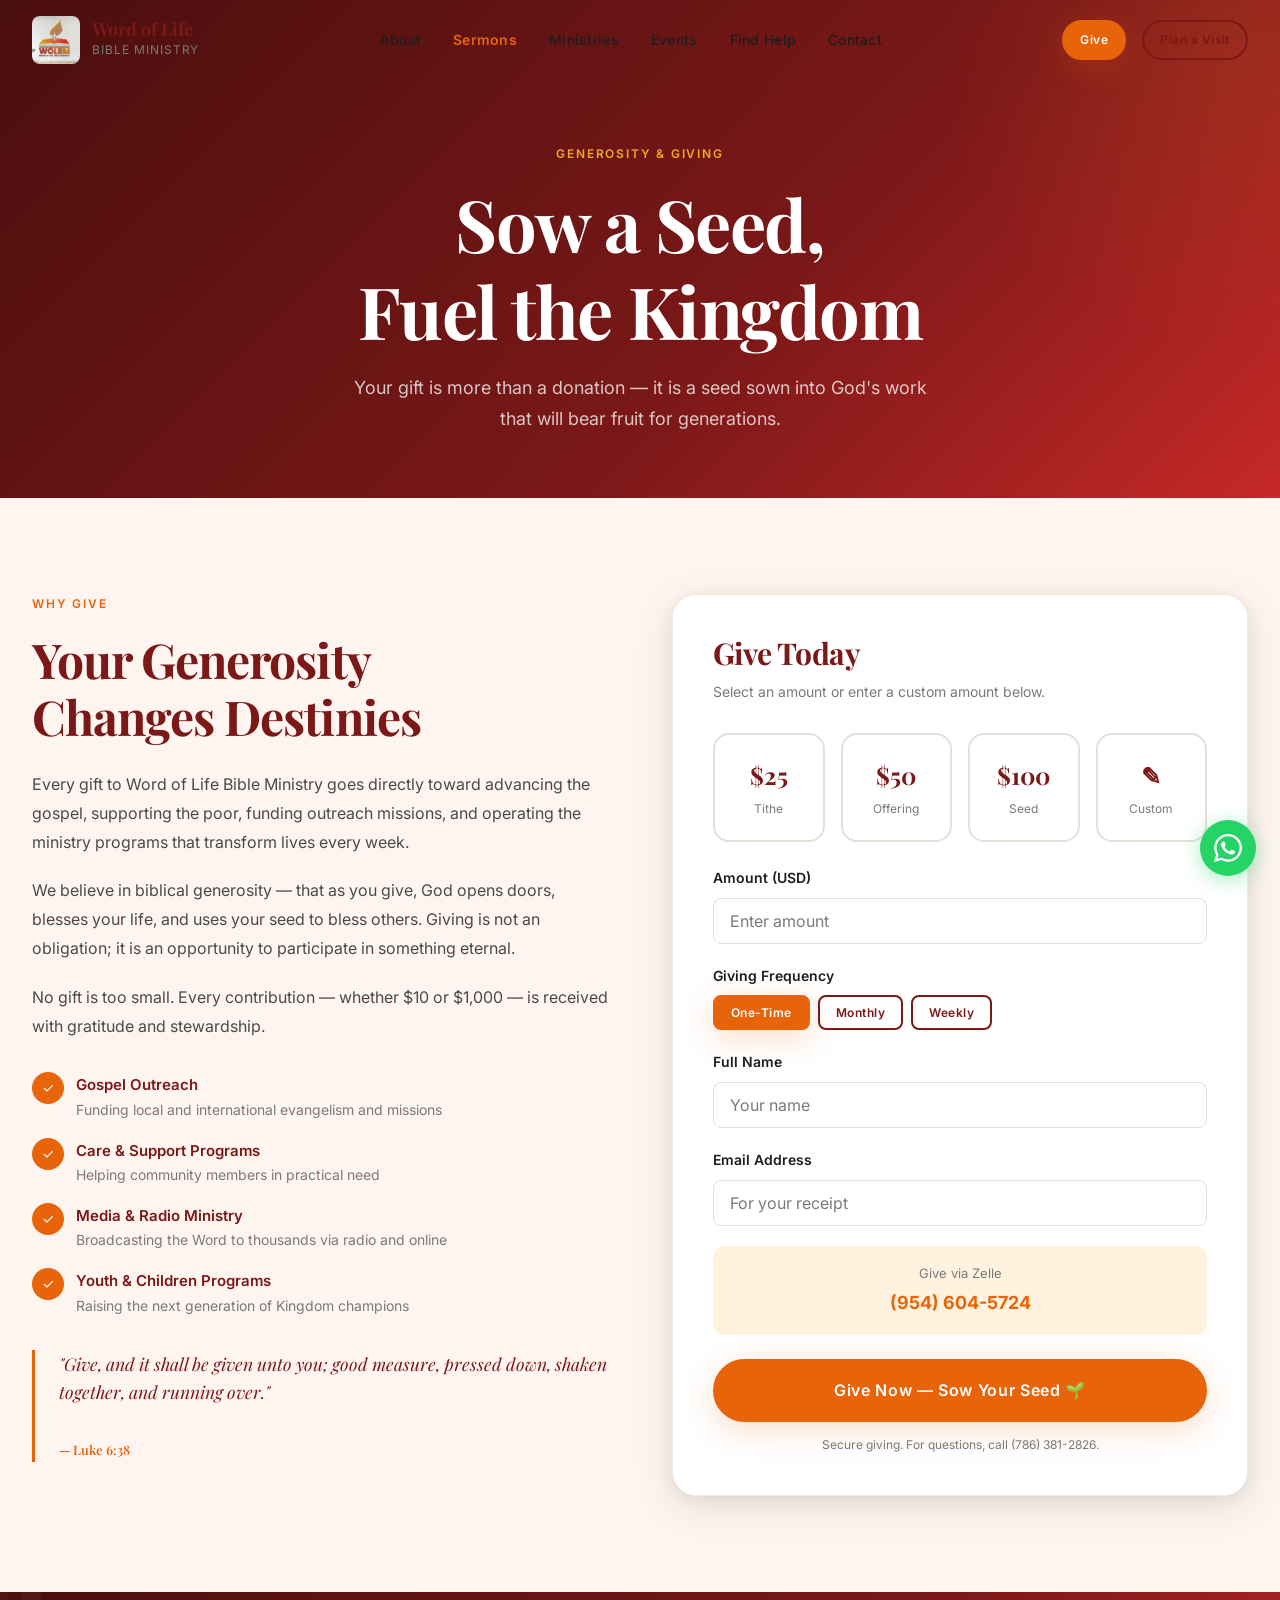
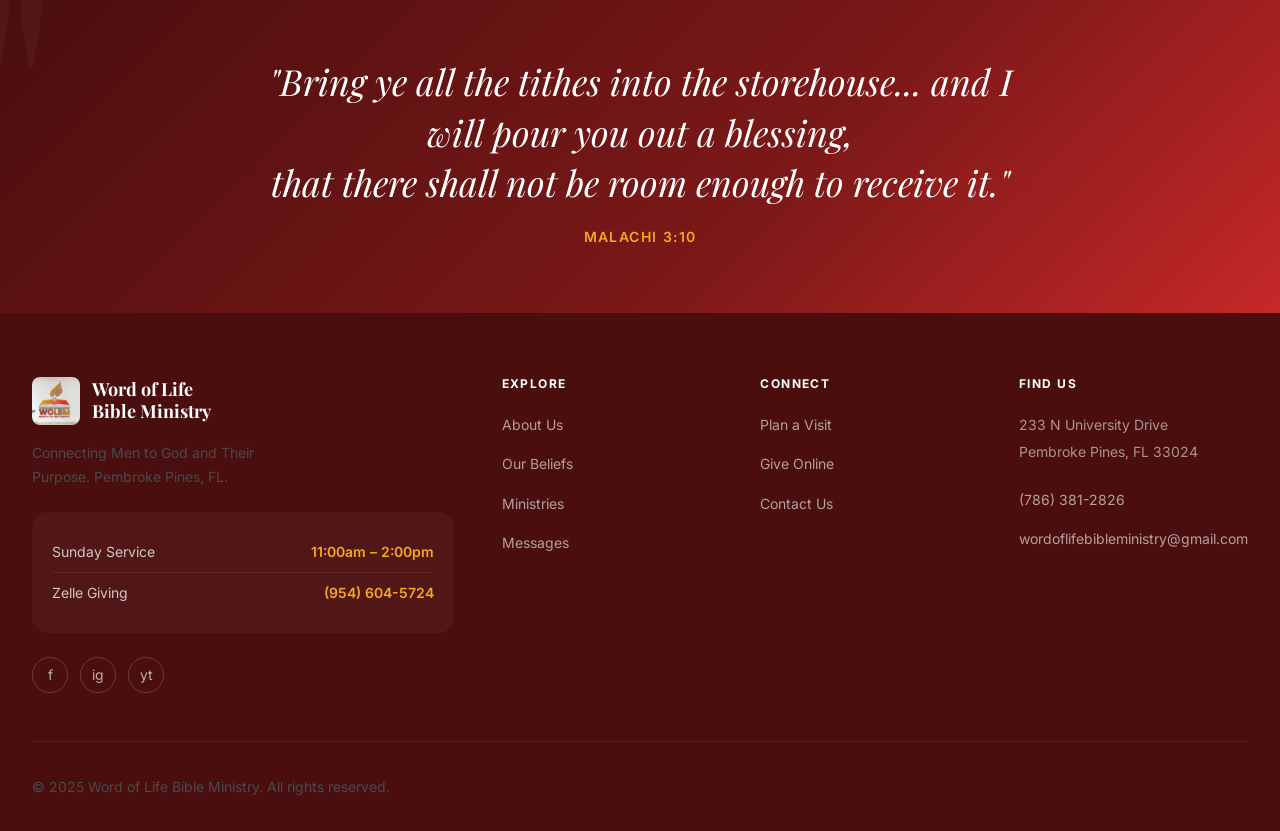
<file: give.html>
﻿<!DOCTYPE html>
<html lang="en">
<head>
  <meta charset="UTF-8" />
  <meta name="viewport" content="width=device-width, initial-scale=1.0" />
  <meta name="description" content="Give to Word of Life Bible Ministry — Support the gospel, sow a seed, and be part of what God is doing through WOLBM." />
  <title>Give — Word of Life Bible Ministry</title>
  <link rel="icon" type="image/jpeg" href="logos/logo.jpg" />
  <link rel="preconnect" href="https://fonts.googleapis.com" />
  <link rel="preconnect" href="https://fonts.gstatic.com" crossorigin />
  <link href="https://fonts.googleapis.com/css2?family=Playfair+Display:ital,wght@0,700;0,800;1,700&family=Inter:wght@400;500;600&display=swap" rel="stylesheet" />
  <link rel="stylesheet" href="css/style.css" />
</head>
<body>

  <nav class="nav" id="main-nav">
    <div class="nav__inner">
      <a href="index.html" class="nav__logo">
        <img src="logos/logo.jpg" alt="WOLBM Logo" class="nav__logo-img" />
        <div>
          <div class="nav__logo-text">Word of Life</div>
          <div class="nav__logo-sub">Bible Ministry</div>
        </div>
      </a>
      <ul class="nav__links">
        <li><a href="about.html" class="nav__link">About</a></li>
        <li><a href="sermons.html" class="nav__link nav__link--sermons">Sermons</a></li>
        <li><a href="ministries.html" class="nav__link">Ministries</a></li>
        <li><a href="events.html" class="nav__link">Events</a></li>
        <li><a href="find-help.html" class="nav__link">Find Help</a></li>
        <li><a href="contact.html" class="nav__link">Contact</a></li>
      </ul>
      <div class="nav__actions">
        <a href="give.html" class="btn btn--primary btn--sm">Give</a>
        <a href="plan-visit.html" class="btn btn--secondary btn--sm">Plan a Visit</a>
        <button class="nav__menu-btn" id="menu-btn" aria-label="Open menu">
          <span></span><span></span><span></span>
        </button>
      </div>
    </div>
  </nav>

  <div class="mobile-nav" id="mobile-nav">
    <button class="mobile-nav__close" id="mobile-nav-close">✕</button>
    <ul class="mobile-nav__links">
      <li><a href="index.html" class="mobile-nav__link">Home</a></li>
      <li><a href="about.html" class="mobile-nav__link">About</a></li>
      <li><a href="sermons.html" class="mobile-nav__link mobile-nav__link--sermons">Sermons</a></li>
      <li><a href="ministries.html" class="mobile-nav__link">Ministries</a></li>
      <li><a href="events.html" class="mobile-nav__link">Events</a></li>
      <li><a href="find-help.html" class="mobile-nav__link">Find Help</a></li>
      <li><a href="plan-visit.html" class="mobile-nav__link">Plan a Visit</a></li>
      <li><a href="give.html" class="mobile-nav__link">Give</a></li>
      <li><a href="contact.html" class="mobile-nav__link">Contact</a></li>
    </ul>
  </div>

  <main>

    <div class="page-hero">
      <span class="page-hero__label">Generosity &amp; Giving</span>
      <h1 class="page-hero__title">Sow a Seed,<br>Fuel the Kingdom</h1>
      <p class="page-hero__subtitle">Your gift is more than a donation — it is a seed sown into God's work that will bear fruit for generations.</p>
    </div>

    <!-- GIVING SECTION -->
    <section class="section section--cream">
      <div class="container">
        <div style="display:grid; grid-template-columns:1fr 1fr; gap:64px; align-items:start;" class="reveal welcome-grid">

          <!-- Why Give -->
          <div>
            <span class="section-header__label">Why Give</span>
            <h2 style="margin-bottom:24px;">Your Generosity<br>Changes Destinies</h2>
            <p style="margin-bottom:20px;">
              Every gift to Word of Life Bible Ministry goes directly toward advancing the gospel,
              supporting the poor, funding outreach missions, and operating the ministry programs
              that transform lives every week.
            </p>
            <p style="margin-bottom:20px;">
              We believe in biblical generosity — that as you give, God opens doors,
              blesses your life, and uses your seed to bless others. Giving is not
              an obligation; it is an opportunity to participate in something eternal.
            </p>
            <p style="margin-bottom:32px;">
              No gift is too small. Every contribution — whether $10 or $1,000 —
              is received with gratitude and stewardship.
            </p>

            <div style="display:flex; flex-direction:column; gap:16px; margin-bottom:32px;">
              <div style="display:flex; gap:12px; align-items:flex-start;">
                <div style="width:32px;height:32px;background:var(--color-accent);border-radius:50%;display:flex;align-items:center;justify-content:center;color:white;font-size:14px;flex-shrink:0;">✓</div>
                <div>
                  <div style="font-weight:600; color:var(--color-primary); font-size:15px;">Gospel Outreach</div>
                  <div style="font-size:14px; color:var(--color-muted);">Funding local and international evangelism and missions</div>
                </div>
              </div>
              <div style="display:flex; gap:12px; align-items:flex-start;">
                <div style="width:32px;height:32px;background:var(--color-accent);border-radius:50%;display:flex;align-items:center;justify-content:center;color:white;font-size:14px;flex-shrink:0;">✓</div>
                <div>
                  <div style="font-weight:600; color:var(--color-primary); font-size:15px;">Care &amp; Support Programs</div>
                  <div style="font-size:14px; color:var(--color-muted);">Helping community members in practical need</div>
                </div>
              </div>
              <div style="display:flex; gap:12px; align-items:flex-start;">
                <div style="width:32px;height:32px;background:var(--color-accent);border-radius:50%;display:flex;align-items:center;justify-content:center;color:white;font-size:14px;flex-shrink:0;">✓</div>
                <div>
                  <div style="font-weight:600; color:var(--color-primary); font-size:15px;">Media &amp; Radio Ministry</div>
                  <div style="font-size:14px; color:var(--color-muted);">Broadcasting the Word to thousands via radio and online</div>
                </div>
              </div>
              <div style="display:flex; gap:12px; align-items:flex-start;">
                <div style="width:32px;height:32px;background:var(--color-accent);border-radius:50%;display:flex;align-items:center;justify-content:center;color:white;font-size:14px;flex-shrink:0;">✓</div>
                <div>
                  <div style="font-weight:600; color:var(--color-primary); font-size:15px;">Youth &amp; Children Programs</div>
                  <div style="font-size:14px; color:var(--color-muted);">Raising the next generation of Kingdom champions</div>
                </div>
              </div>
            </div>

            <blockquote style="font-size:1.1rem; line-height:1.6;">
              "Give, and it shall be given unto you; good measure, pressed down, shaken together, and running over."
              <br><br>
              <span style="font-size:13px; color:var(--color-accent); font-weight:600; font-style:normal;">— Luke 6:38</span>
            </blockquote>
          </div>

          <!-- Give Card -->
          <div style="background:white; border-radius:24px; padding:40px; box-shadow:var(--shadow-lg); border:1px solid var(--color-border-light);">
            <h3 style="margin-bottom:8px;">Give Today</h3>
            <p style="font-size:14px; color:var(--color-muted); margin-bottom:28px;">Select an amount or enter a custom amount below.</p>

            <div class="giving-options">
              <div class="giving-amount" data-amount="25">
                <div class="giving-amount__value">$25</div>
                <div class="giving-amount__label">Tithe</div>
              </div>
              <div class="giving-amount" data-amount="50">
                <div class="giving-amount__value">$50</div>
                <div class="giving-amount__label">Offering</div>
              </div>
              <div class="giving-amount" data-amount="100">
                <div class="giving-amount__value">$100</div>
                <div class="giving-amount__label">Seed</div>
              </div>
              <div class="giving-amount" data-amount="custom">
                <div class="giving-amount__value">✎</div>
                <div class="giving-amount__label">Custom</div>
              </div>
            </div>

            <div class="form-group">
              <label class="form-label" for="custom-amount">Amount (USD)</label>
              <input type="number" id="custom-amount" class="form-input" placeholder="Enter amount" min="1" />
            </div>

            <div class="form-group">
              <label class="form-label">Giving Frequency</label>
              <div style="display:flex; gap:8px; flex-wrap:wrap;">
                <button class="btn btn--primary btn--sm freq-btn freq-btn--active" style="border-radius:8px;">One-Time</button>
                <button class="btn btn--secondary btn--sm freq-btn" style="border-radius:8px;">Monthly</button>
                <button class="btn btn--secondary btn--sm freq-btn" style="border-radius:8px;">Weekly</button>
              </div>
            </div>

            <div class="form-group">
              <label class="form-label" for="g-name">Full Name</label>
              <input type="text" id="g-name" class="form-input" placeholder="Your name" />
            </div>
            <div class="form-group">
              <label class="form-label" for="g-email">Email Address</label>
              <input type="email" id="g-email" class="form-input" placeholder="For your receipt" />
            </div>

            <div style="background:var(--color-accent-subtle); border-radius:12px; padding:16px; margin-bottom:24px; text-align:center;">
              <div style="font-size:13px; color:var(--color-muted); margin-bottom:4px;">Give via Zelle</div>
              <div style="font-weight:700; color:var(--color-accent); font-size:18px;">(954) 604-5724</div>
            </div>

            <a href="mailto:wordoflifebibleministry@gmail.com?subject=Online%20Giving" class="btn btn--primary btn--full btn--lg">
              Give Now — Sow Your Seed 🌱
            </a>
            <p style="font-size:12px; color:var(--color-muted); text-align:center; margin-top:12px;">
              Secure giving. For questions, call (786) 381-2826.
            </p>
          </div>

        </div>
      </div>
    </section>

    <div class="scripture-banner" id="why">
      <p class="scripture-banner__text">
        "Bring ye all the tithes into the storehouse... and I will pour you out a blessing,<br>that there shall not be room enough to receive it."
      </p>
      <p class="scripture-banner__ref">Malachi 3:10</p>
    </div>

  </main>

  <footer class="footer">
    <div class="container">
      <div class="footer__grid">
        <div class="footer__brand">
          <a href="index.html" class="footer__logo">
            <img src="logos/logo.jpg" alt="WOLBM Logo" class="footer__logo-img" />
            <span class="footer__logo-name">Word of Life<br>Bible Ministry</span>
          </a>
          <p class="footer__tagline">Connecting Men to God and Their Purpose. Pembroke Pines, FL.</p>
          <div class="footer__service-times">
            <div class="footer__service-time"><span>Sunday Service</span><span>11:00am – 2:00pm</span></div>
            <div class="footer__service-time"><span>Zelle Giving</span><span>(954) 604-5724</span></div>
          </div>
          <div class="footer__socials mt-6">
            <a href="https://www.facebook.com/WOLBM/" class="footer__social" target="_blank" rel="noopener">f</a>
            <a href="https://www.instagram.com/wolbm/" class="footer__social" target="_blank" rel="noopener">ig</a>
            <a href="https://www.youtube.com/c/wordoflifebibleministry" class="footer__social" target="_blank" rel="noopener">yt</a>
          </div>
        </div>
        <div>
          <h4 class="footer__col-title">Explore</h4>
          <ul class="footer__links">
            <li><a href="about.html" class="footer__link">About Us</a></li>
            <li><a href="beliefs.html" class="footer__link">Our Beliefs</a></li>
            <li><a href="ministries.html" class="footer__link">Ministries</a></li>
            <li><a href="sermons.html" class="footer__link">Messages</a></li>
          </ul>
        </div>
        <div>
          <h4 class="footer__col-title">Connect</h4>
          <ul class="footer__links">
            <li><a href="plan-visit.html" class="footer__link">Plan a Visit</a></li>
            <li><a href="give.html" class="footer__link">Give Online</a></li>
            <li><a href="contact.html" class="footer__link">Contact Us</a></li>
          </ul>
        </div>
        <div>
          <h4 class="footer__col-title">Find Us</h4>
          <ul class="footer__links">
            <li><span class="footer__link" style="cursor:default;color:rgba(255,255,255,0.55);">233 N University Drive<br>Pembroke Pines, FL 33024</span></li>
            <li style="margin-top:8px;"><a href="tel:+17863812826" class="footer__link">(786) 381-2826</a></li>
            <li><a href="mailto:wordoflifebibleministry@gmail.com" class="footer__link">wordoflifebibleministry@gmail.com</a></li>
          </ul>
        </div>
      </div>
      <div class="footer__bottom">
        <p>© 2025 Word of Life Bible Ministry. All rights reserved.</p>
      </div>
    </div>
  </footer>

  <a href="https://wa.me/17863812826" class="whatsapp-float" target="_blank" rel="noopener" aria-label="Chat on WhatsApp">
    <svg viewBox="0 0 24 24" xmlns="http://www.w3.org/2000/svg"><path d="M17.472 14.382c-.297-.149-1.758-.867-2.03-.967-.273-.099-.471-.148-.67.15-.197.297-.767.966-.94 1.164-.173.199-.347.223-.644.075-.297-.15-1.255-.463-2.39-1.475-.883-.788-1.48-1.761-1.653-2.059-.173-.297-.018-.458.13-.606.134-.133.298-.347.446-.52.149-.174.198-.298.298-.497.099-.198.05-.371-.025-.52-.075-.149-.669-1.612-.916-2.207-.242-.579-.487-.5-.669-.51-.173-.008-.371-.01-.57-.01-.198 0-.52.074-.792.372-.272.297-1.04 1.016-1.04 2.479 0 1.462 1.065 2.875 1.213 3.074.149.198 2.096 3.2 5.077 4.487.709.306 1.262.489 1.694.625.712.227 1.36.195 1.871.118.571-.085 1.758-.719 2.006-1.413.248-.694.248-1.289.173-1.413-.074-.124-.272-.198-.57-.347m-5.421 7.403h-.004a9.87 9.87 0 01-5.031-1.378l-.361-.214-3.741.982.998-3.648-.235-.374a9.86 9.86 0 01-1.51-5.26c.001-5.45 4.436-9.884 9.888-9.884 2.64 0 5.122 1.03 6.988 2.898a9.825 9.825 0 012.893 6.994c-.003 5.45-4.437 9.884-9.885 9.884m8.413-18.297A11.815 11.815 0 0012.05 0C5.495 0 .16 5.335.157 11.892c0 2.096.547 4.142 1.588 5.945L.057 24l6.305-1.654a11.882 11.882 0 005.683 1.448h.005c6.554 0 11.89-5.335 11.893-11.893a11.821 11.821 0 00-3.48-8.413z"/></svg>
  </a>

  <script src="js/main.js"></script>
</body>
</html>
</file>
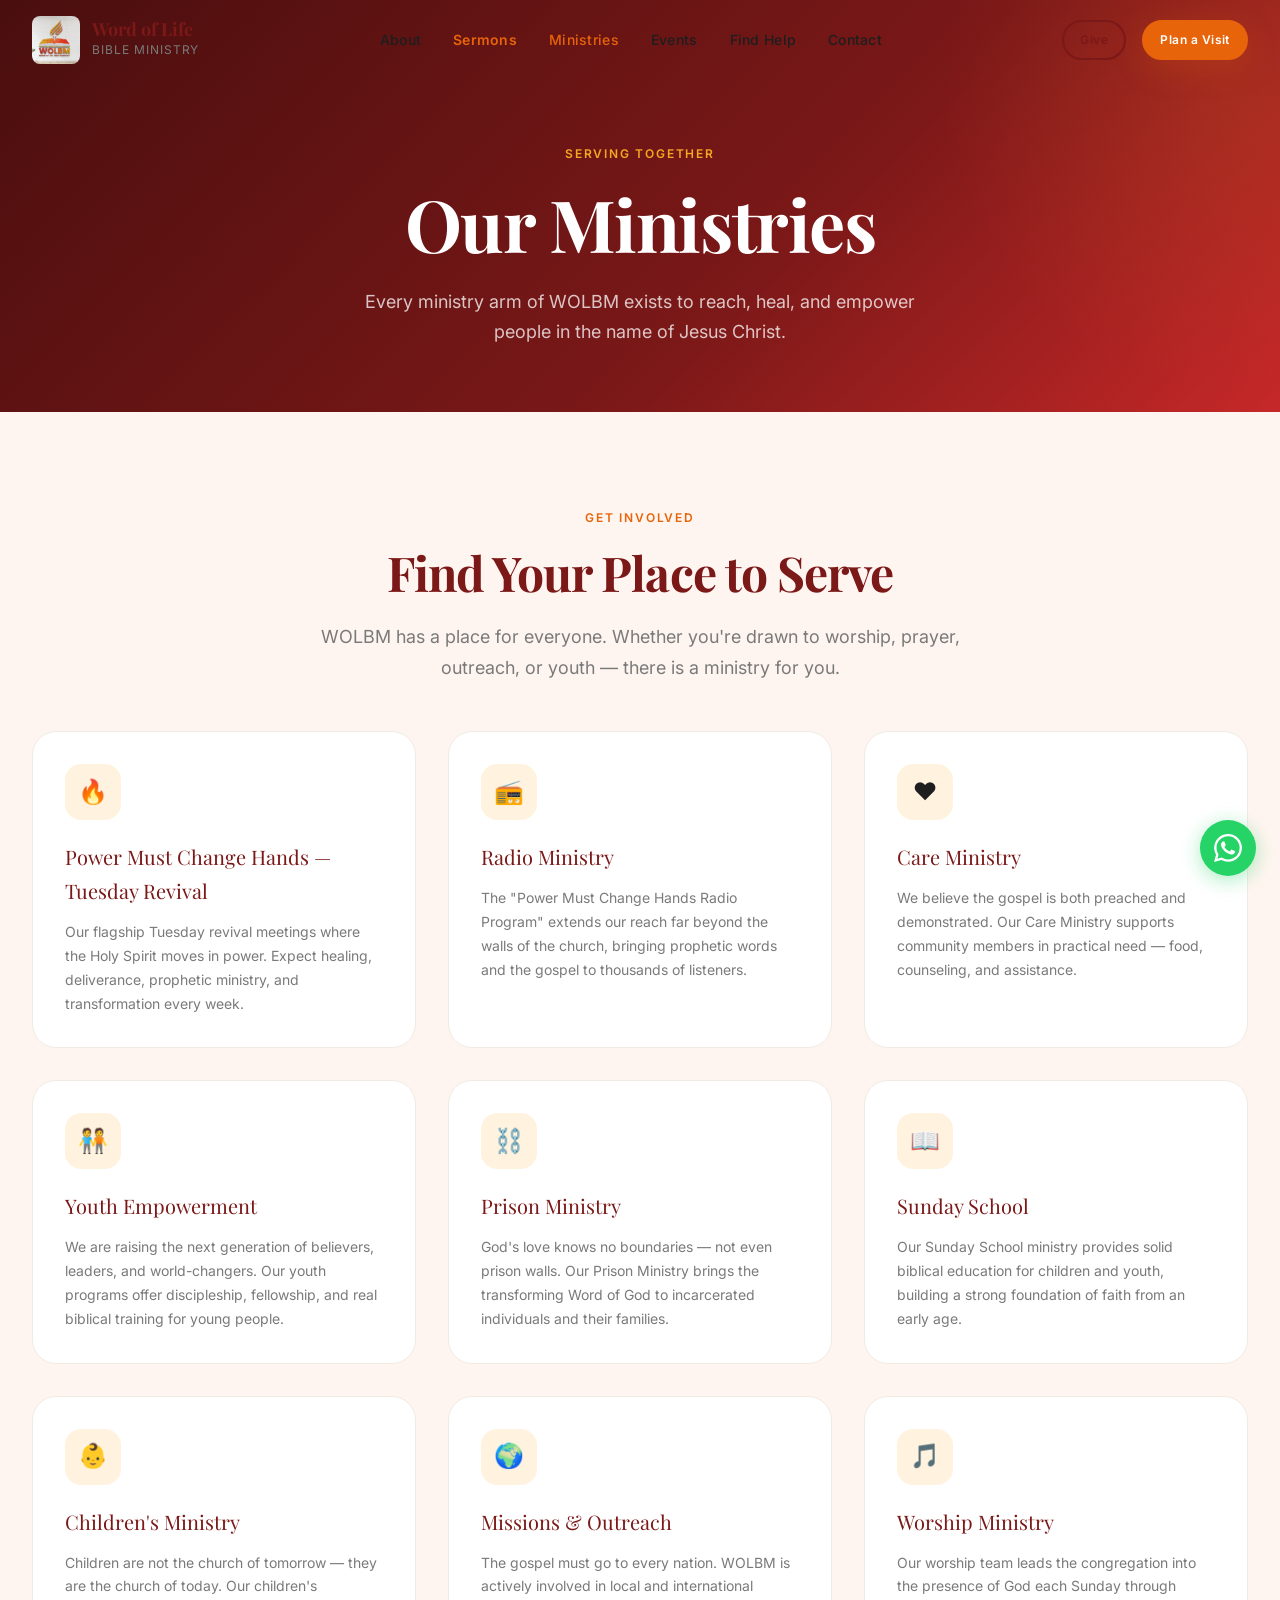
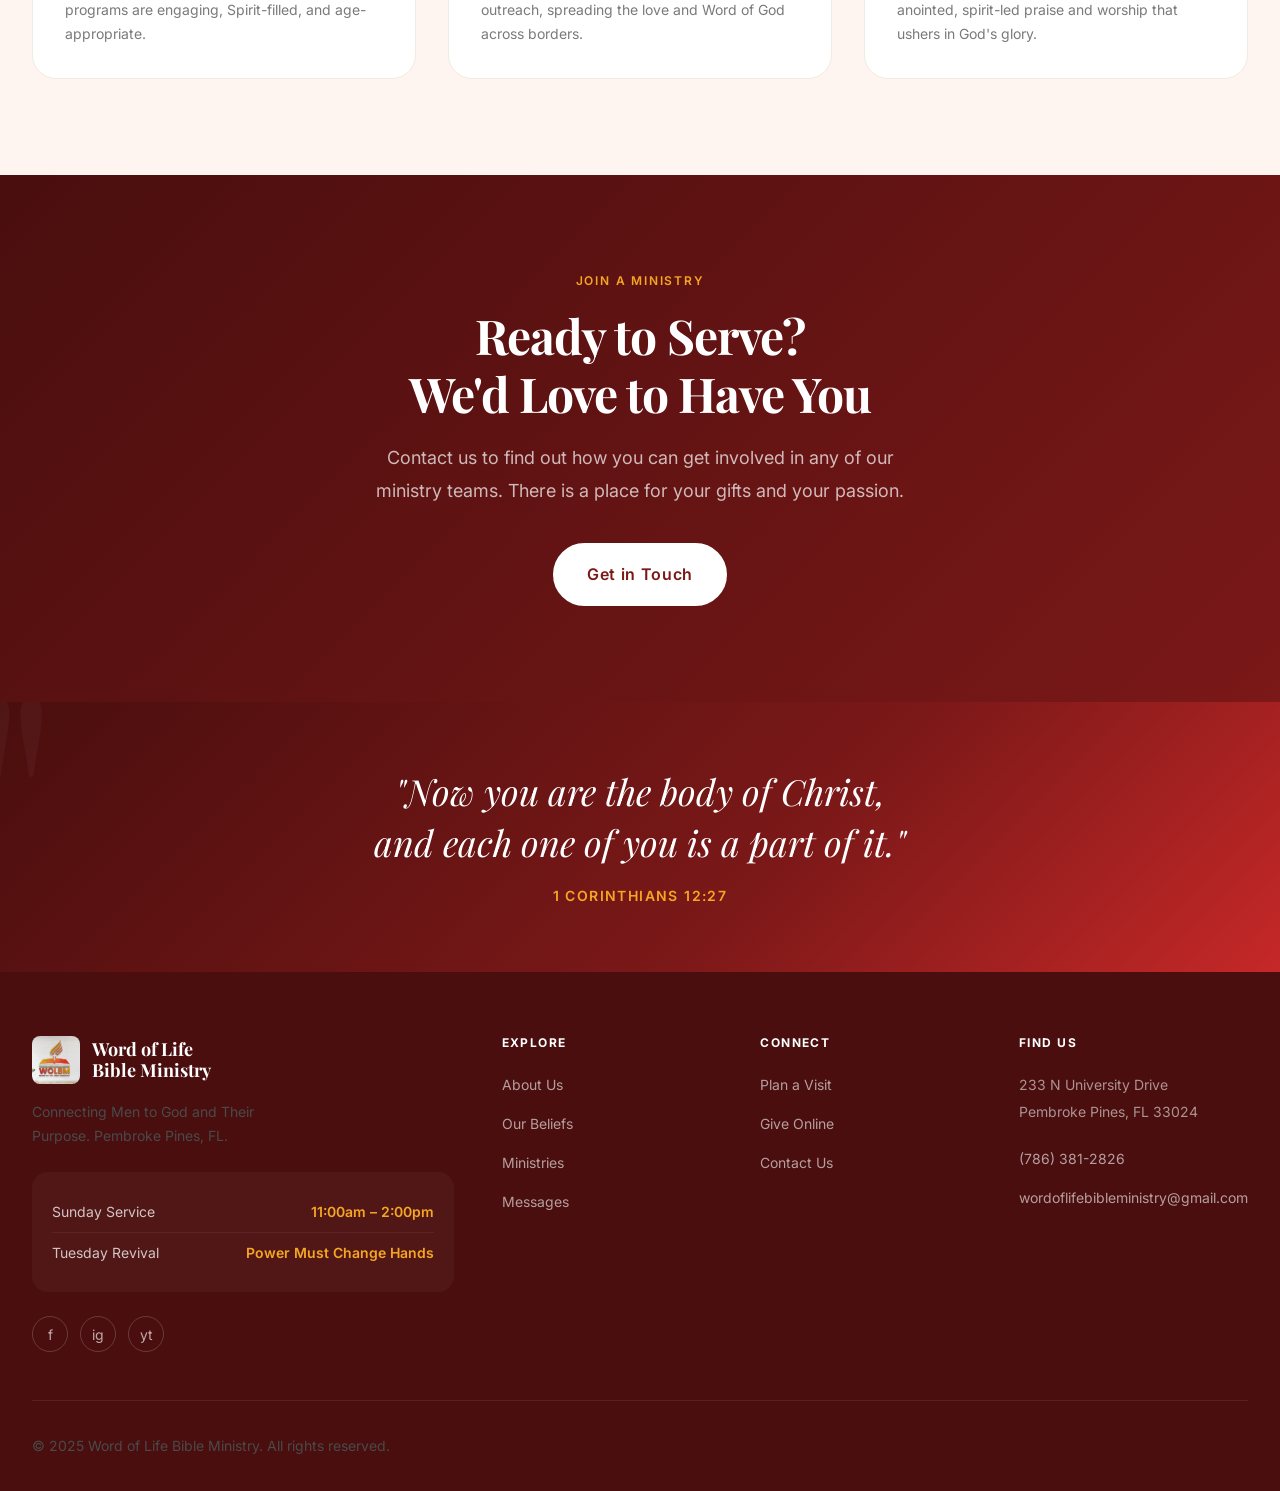
<file: ministries.html>
﻿<!DOCTYPE html>
<html lang="en">
<head>
  <meta charset="UTF-8" />
  <meta name="viewport" content="width=device-width, initial-scale=1.0" />
  <meta name="description" content="Ministries at Word of Life Bible Ministry — Care Ministry, Youth, Prison Ministry, Sunday School, and more." />
  <title>Ministries — Word of Life Bible Ministry</title>
  <link rel="icon" type="image/jpeg" href="logos/logo.jpg" />
  <link rel="preconnect" href="https://fonts.googleapis.com" />
  <link rel="preconnect" href="https://fonts.gstatic.com" crossorigin />
  <link href="https://fonts.googleapis.com/css2?family=Playfair+Display:ital,wght@0,700;0,800;1,700&family=Inter:wght@400;500;600&display=swap" rel="stylesheet" />
  <link rel="stylesheet" href="css/style.css" />
</head>
<body>

  <nav class="nav" id="main-nav">
    <div class="nav__inner">
      <a href="index.html" class="nav__logo">
        <img src="logos/logo.jpg" alt="WOLBM Logo" class="nav__logo-img" />
        <div>
          <div class="nav__logo-text">Word of Life</div>
          <div class="nav__logo-sub">Bible Ministry</div>
        </div>
      </a>
      <ul class="nav__links">
        <li><a href="about.html" class="nav__link">About</a></li>
        <li><a href="sermons.html" class="nav__link nav__link--sermons">Sermons</a></li>
        <li><a href="ministries.html" class="nav__link nav__link--active">Ministries</a></li>
        <li><a href="events.html" class="nav__link">Events</a></li>
        <li><a href="find-help.html" class="nav__link">Find Help</a></li>
        <li><a href="contact.html" class="nav__link">Contact</a></li>
      </ul>
      <div class="nav__actions">
        <a href="give.html" class="btn btn--secondary btn--sm">Give</a>
        <a href="plan-visit.html" class="btn btn--primary btn--sm">Plan a Visit</a>
        <button class="nav__menu-btn" id="menu-btn" aria-label="Open menu">
          <span></span><span></span><span></span>
        </button>
      </div>
    </div>
  </nav>

  <div class="mobile-nav" id="mobile-nav">
    <button class="mobile-nav__close" id="mobile-nav-close">✕</button>
    <ul class="mobile-nav__links">
      <li><a href="index.html" class="mobile-nav__link">Home</a></li>
      <li><a href="about.html" class="mobile-nav__link">About</a></li>
      <li><a href="sermons.html" class="mobile-nav__link mobile-nav__link--sermons">Sermons</a></li>
      <li><a href="ministries.html" class="mobile-nav__link">Ministries</a></li>
      <li><a href="events.html" class="mobile-nav__link">Events</a></li>
      <li><a href="find-help.html" class="mobile-nav__link">Find Help</a></li>
      <li><a href="plan-visit.html" class="mobile-nav__link">Plan a Visit</a></li>
      <li><a href="give.html" class="mobile-nav__link">Give</a></li>
      <li><a href="contact.html" class="mobile-nav__link">Contact</a></li>
    </ul>
  </div>

  <main>

    <div class="page-hero">
      <span class="page-hero__label">Serving Together</span>
      <h1 class="page-hero__title">Our Ministries</h1>
      <p class="page-hero__subtitle">Every ministry arm of WOLBM exists to reach, heal, and empower people in the name of Jesus Christ.</p>
    </div>

    <section class="section section--cream">
      <div class="container">
        <div class="section-header section-header--center reveal">
          <span class="section-header__label">Get Involved</span>
          <h2 class="section-header__title">Find Your Place to Serve</h2>
          <p class="section-header__desc">WOLBM has a place for everyone. Whether you're drawn to worship, prayer, outreach, or youth — there is a ministry for you.</p>
        </div>

        <div class="grid grid-3 reveal">

          <div class="ministry-card">
            <div class="ministry-card__icon">🔥</div>
            <div class="ministry-card__title">Power Must Change Hands — Tuesday Revival</div>
            <p class="ministry-card__desc">Our flagship Tuesday revival meetings where the Holy Spirit moves in power. Expect healing, deliverance, prophetic ministry, and transformation every week.</p>
          </div>

          <div class="ministry-card">
            <div class="ministry-card__icon">📻</div>
            <div class="ministry-card__title">Radio Ministry</div>
            <p class="ministry-card__desc">The "Power Must Change Hands Radio Program" extends our reach far beyond the walls of the church, bringing prophetic words and the gospel to thousands of listeners.</p>
          </div>

          <div class="ministry-card">
            <div class="ministry-card__icon">❤️</div>
            <div class="ministry-card__title">Care Ministry</div>
            <p class="ministry-card__desc">We believe the gospel is both preached and demonstrated. Our Care Ministry supports community members in practical need — food, counseling, and assistance.</p>
          </div>

          <div class="ministry-card">
            <div class="ministry-card__icon">🧑‍🤝‍🧑</div>
            <div class="ministry-card__title">Youth Empowerment</div>
            <p class="ministry-card__desc">We are raising the next generation of believers, leaders, and world-changers. Our youth programs offer discipleship, fellowship, and real biblical training for young people.</p>
          </div>

          <div class="ministry-card">
            <div class="ministry-card__icon">⛓️</div>
            <div class="ministry-card__title">Prison Ministry</div>
            <p class="ministry-card__desc">God's love knows no boundaries — not even prison walls. Our Prison Ministry brings the transforming Word of God to incarcerated individuals and their families.</p>
          </div>

          <div class="ministry-card">
            <div class="ministry-card__icon">📖</div>
            <div class="ministry-card__title">Sunday School</div>
            <p class="ministry-card__desc">Our Sunday School ministry provides solid biblical education for children and youth, building a strong foundation of faith from an early age.</p>
          </div>

          <div class="ministry-card">
            <div class="ministry-card__icon">👶</div>
            <div class="ministry-card__title">Children's Ministry</div>
            <p class="ministry-card__desc">Children are not the church of tomorrow — they are the church of today. Our children's programs are engaging, Spirit-filled, and age-appropriate.</p>
          </div>

          <div class="ministry-card">
            <div class="ministry-card__icon">🌍</div>
            <div class="ministry-card__title">Missions &amp; Outreach</div>
            <p class="ministry-card__desc">The gospel must go to every nation. WOLBM is actively involved in local and international outreach, spreading the love and Word of God across borders.</p>
          </div>

          <div class="ministry-card">
            <div class="ministry-card__icon">🎵</div>
            <div class="ministry-card__title">Worship Ministry</div>
            <p class="ministry-card__desc">Our worship team leads the congregation into the presence of God each Sunday through anointed, spirit-led praise and worship that ushers in God's glory.</p>
          </div>

        </div>
      </div>
    </section>

    <!-- GET INVOLVED CTA -->
    <section class="section" style="background:linear-gradient(135deg, var(--color-primary-dark) 0%, var(--color-primary) 100%); text-align:center;">
      <div class="container">
        <div class="reveal" style="max-width:560px; margin:0 auto;">
          <span class="section-header__label" style="color:var(--color-accent-light);">Join a Ministry</span>
          <h2 style="color:white; margin-bottom:20px;">Ready to Serve?<br>We'd Love to Have You</h2>
          <p style="color:rgba(255,255,255,0.70); font-size:18px; margin-bottom:36px;">
            Contact us to find out how you can get involved in any of our ministry teams.
            There is a place for your gifts and your passion.
          </p>
          <a href="contact.html" class="btn btn--white btn--lg">Get in Touch</a>
        </div>
      </div>
    </section>

    <div class="scripture-banner">
      <p class="scripture-banner__text">
        "Now you are the body of Christ,<br>and each one of you is a part of it."
      </p>
      <p class="scripture-banner__ref">1 Corinthians 12:27</p>
    </div>

  </main>

  <footer class="footer">
    <div class="container">
      <div class="footer__grid">
        <div class="footer__brand">
          <a href="index.html" class="footer__logo">
            <img src="logos/logo.jpg" alt="WOLBM Logo" class="footer__logo-img" />
            <span class="footer__logo-name">Word of Life<br>Bible Ministry</span>
          </a>
          <p class="footer__tagline">Connecting Men to God and Their Purpose. Pembroke Pines, FL.</p>
          <div class="footer__service-times">
            <div class="footer__service-time"><span>Sunday Service</span><span>11:00am – 2:00pm</span></div>
            <div class="footer__service-time"><span>Tuesday Revival</span><span>Power Must Change Hands</span></div>
          </div>
          <div class="footer__socials mt-6">
            <a href="https://www.facebook.com/WOLBM/" class="footer__social" target="_blank" rel="noopener">f</a>
            <a href="https://www.instagram.com/wolbm/" class="footer__social" target="_blank" rel="noopener">ig</a>
            <a href="https://www.youtube.com/c/wordoflifebibleministry" class="footer__social" target="_blank" rel="noopener">yt</a>
          </div>
        </div>
        <div>
          <h4 class="footer__col-title">Explore</h4>
          <ul class="footer__links">
            <li><a href="about.html" class="footer__link">About Us</a></li>
            <li><a href="beliefs.html" class="footer__link">Our Beliefs</a></li>
            <li><a href="ministries.html" class="footer__link">Ministries</a></li>
            <li><a href="sermons.html" class="footer__link">Messages</a></li>
          </ul>
        </div>
        <div>
          <h4 class="footer__col-title">Connect</h4>
          <ul class="footer__links">
            <li><a href="plan-visit.html" class="footer__link">Plan a Visit</a></li>
            <li><a href="give.html" class="footer__link">Give Online</a></li>
            <li><a href="contact.html" class="footer__link">Contact Us</a></li>
          </ul>
        </div>
        <div>
          <h4 class="footer__col-title">Find Us</h4>
          <ul class="footer__links">
            <li><span class="footer__link" style="cursor:default;color:rgba(255,255,255,0.55);">233 N University Drive<br>Pembroke Pines, FL 33024</span></li>
            <li style="margin-top:8px;"><a href="tel:+17863812826" class="footer__link">(786) 381-2826</a></li>
            <li><a href="mailto:wordoflifebibleministry@gmail.com" class="footer__link">wordoflifebibleministry@gmail.com</a></li>
          </ul>
        </div>
      </div>
      <div class="footer__bottom">
        <p>© 2025 Word of Life Bible Ministry. All rights reserved.</p>
      </div>
    </div>
  </footer>

  <a href="https://wa.me/17863812826" class="whatsapp-float" target="_blank" rel="noopener" aria-label="Chat on WhatsApp">
    <svg viewBox="0 0 24 24" xmlns="http://www.w3.org/2000/svg"><path d="M17.472 14.382c-.297-.149-1.758-.867-2.03-.967-.273-.099-.471-.148-.67.15-.197.297-.767.966-.94 1.164-.173.199-.347.223-.644.075-.297-.15-1.255-.463-2.39-1.475-.883-.788-1.48-1.761-1.653-2.059-.173-.297-.018-.458.13-.606.134-.133.298-.347.446-.52.149-.174.198-.298.298-.497.099-.198.05-.371-.025-.52-.075-.149-.669-1.612-.916-2.207-.242-.579-.487-.5-.669-.51-.173-.008-.371-.01-.57-.01-.198 0-.52.074-.792.372-.272.297-1.04 1.016-1.04 2.479 0 1.462 1.065 2.875 1.213 3.074.149.198 2.096 3.2 5.077 4.487.709.306 1.262.489 1.694.625.712.227 1.36.195 1.871.118.571-.085 1.758-.719 2.006-1.413.248-.694.248-1.289.173-1.413-.074-.124-.272-.198-.57-.347m-5.421 7.403h-.004a9.87 9.87 0 01-5.031-1.378l-.361-.214-3.741.982.998-3.648-.235-.374a9.86 9.86 0 01-1.51-5.26c.001-5.45 4.436-9.884 9.888-9.884 2.64 0 5.122 1.03 6.988 2.898a9.825 9.825 0 012.893 6.994c-.003 5.45-4.437 9.884-9.885 9.884m8.413-18.297A11.815 11.815 0 0012.05 0C5.495 0 .16 5.335.157 11.892c0 2.096.547 4.142 1.588 5.945L.057 24l6.305-1.654a11.882 11.882 0 005.683 1.448h.005c6.554 0 11.89-5.335 11.893-11.893a11.821 11.821 0 00-3.48-8.413z"/></svg>
  </a>

  <script src="js/main.js"></script>
</body>
</html>
</file>
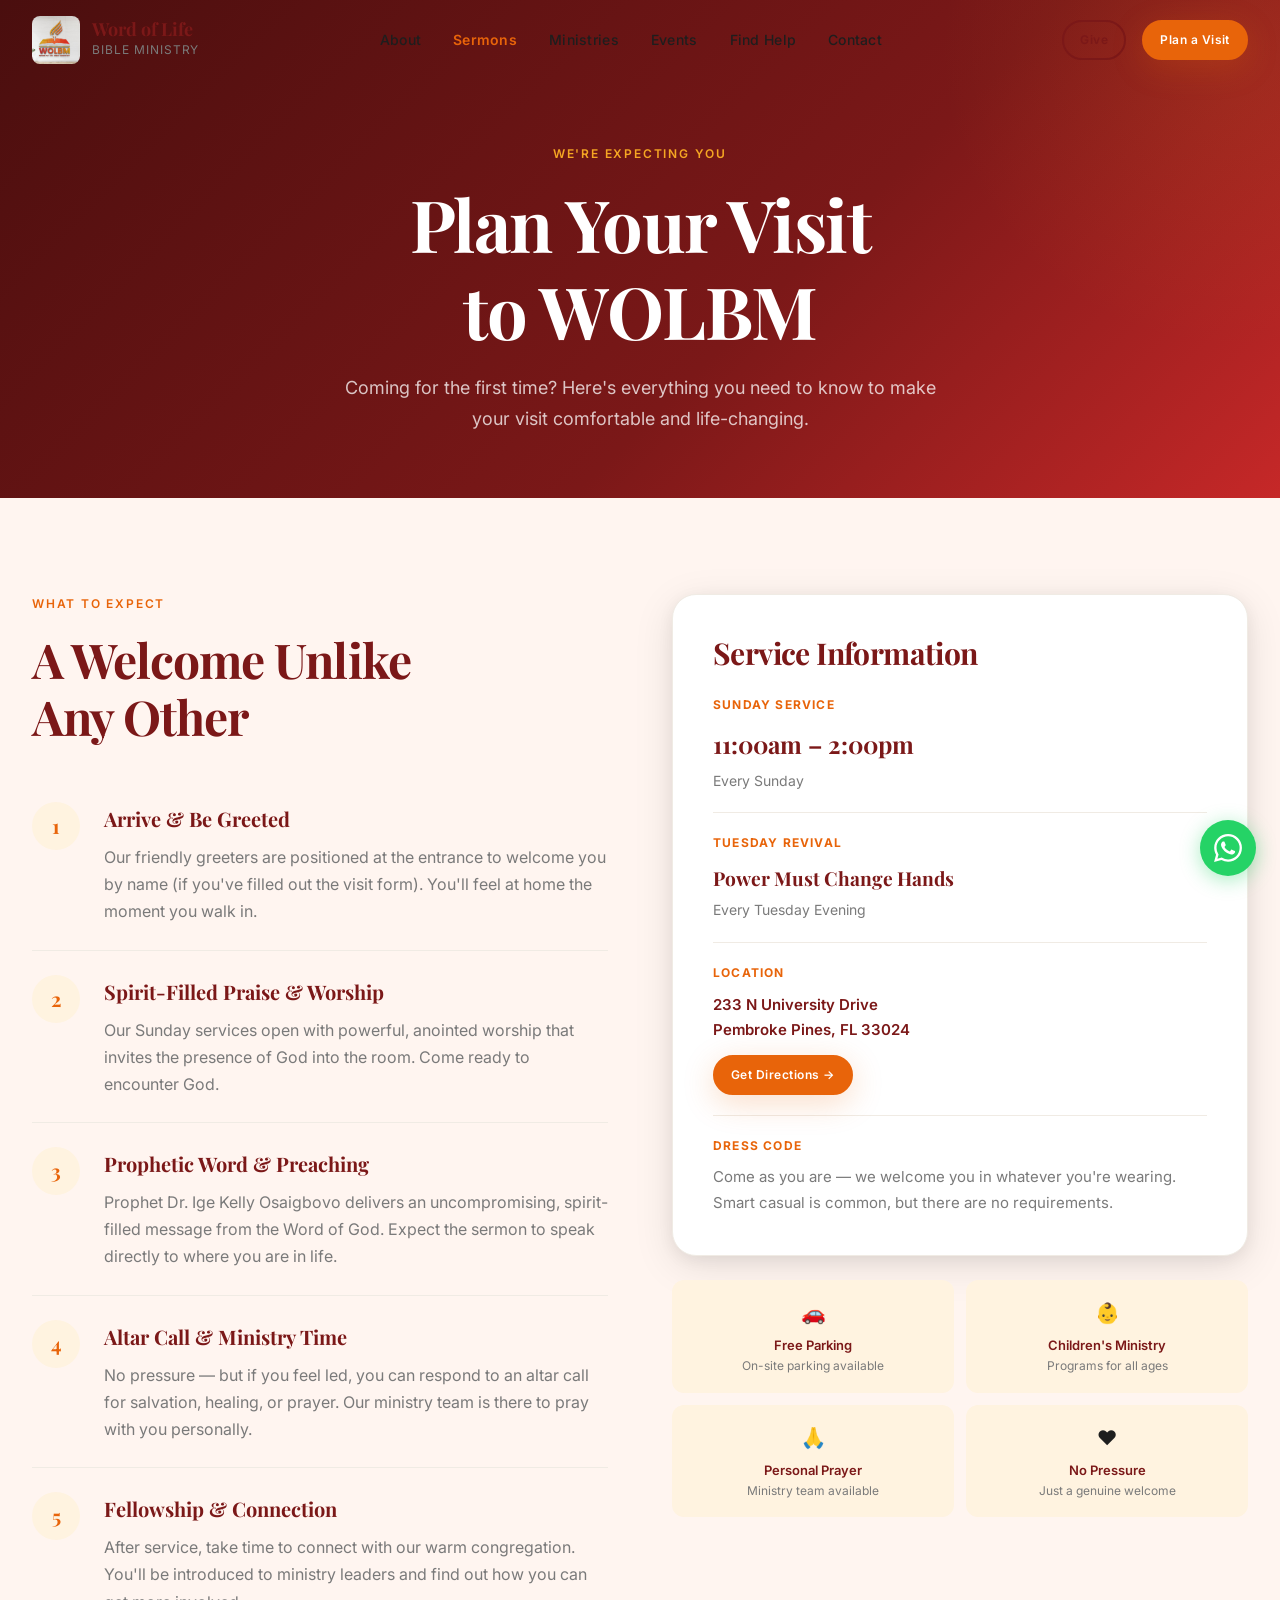
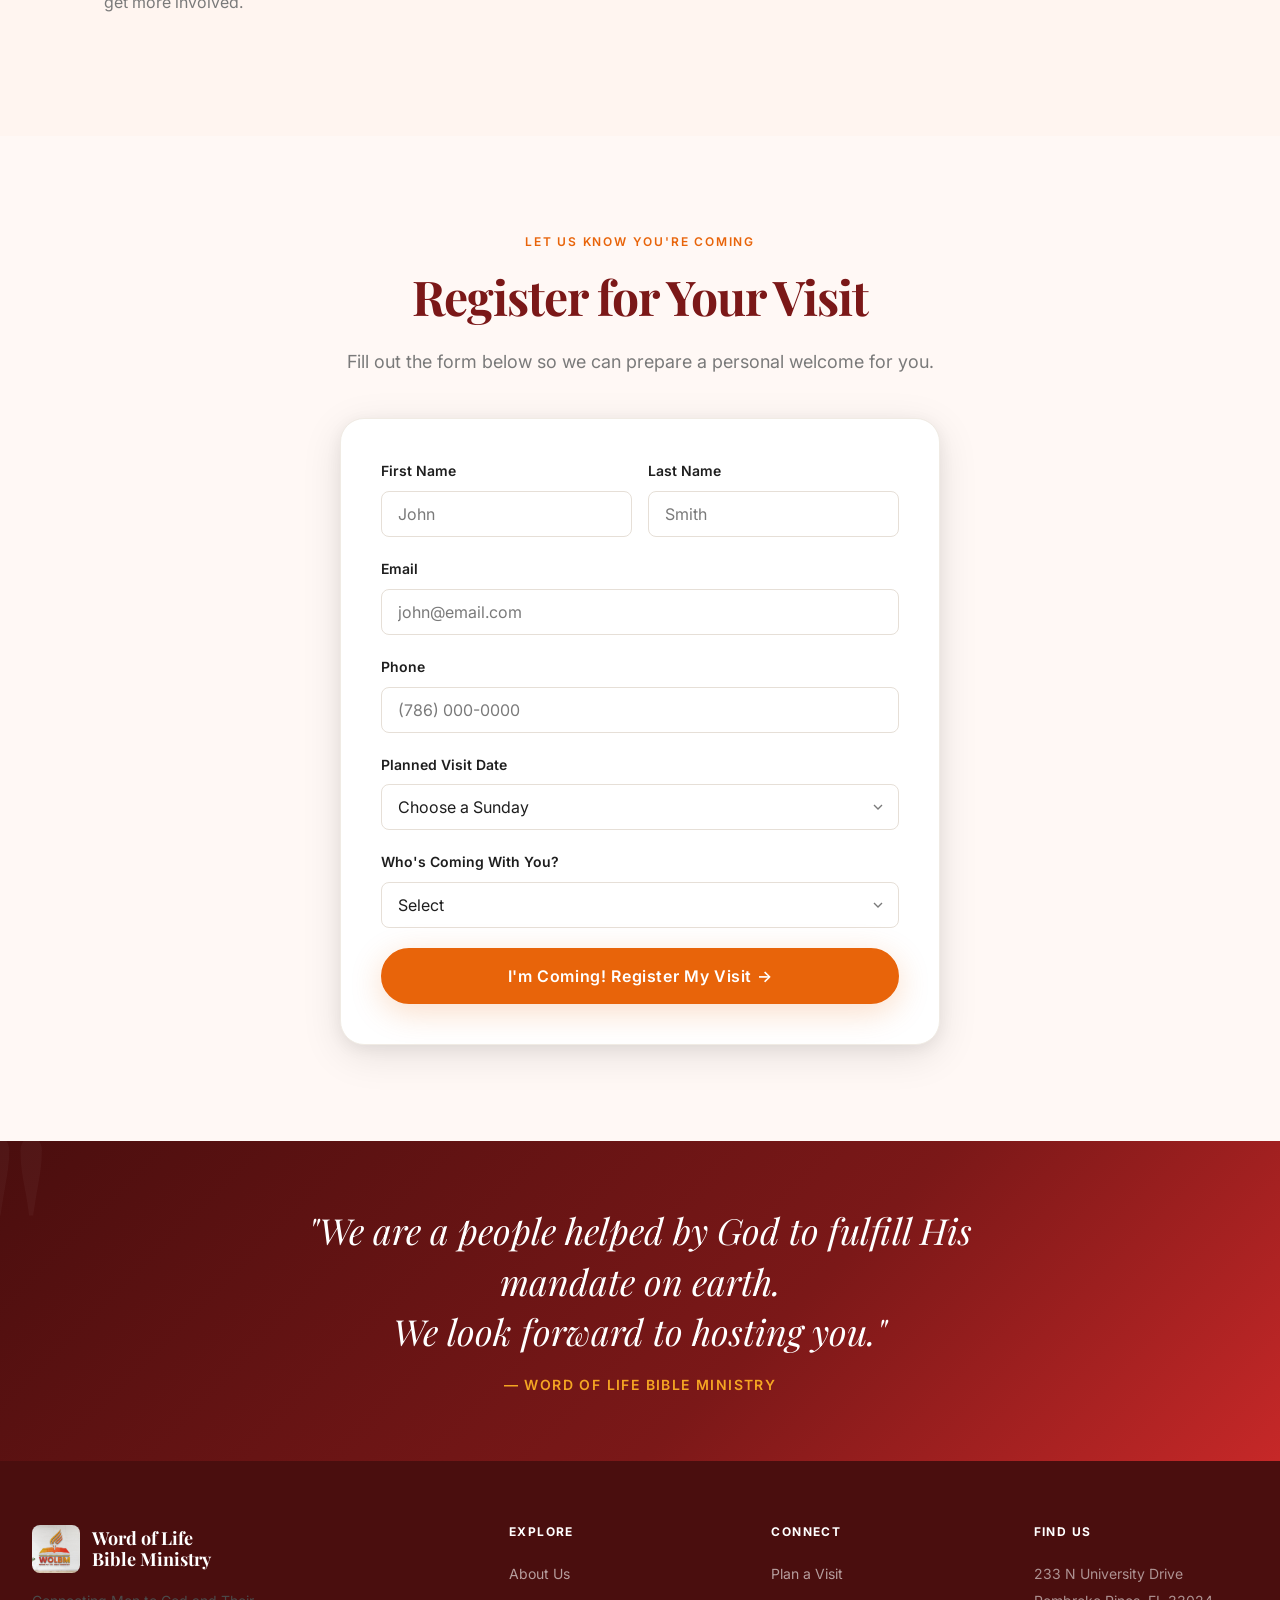
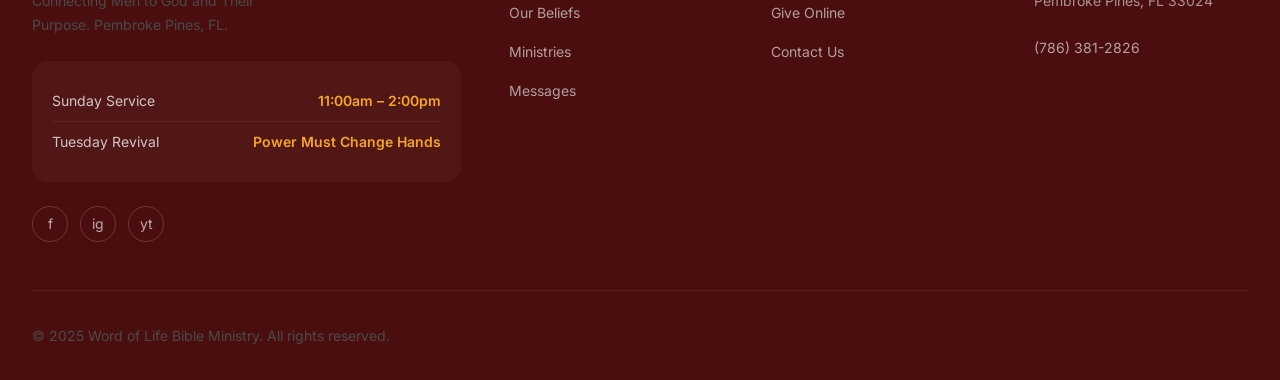
<file: plan-visit.html>
﻿<!DOCTYPE html>
<html lang="en">
<head>
  <meta charset="UTF-8" />
  <meta name="viewport" content="width=device-width, initial-scale=1.0" />
  <meta name="description" content="Plan your visit to Word of Life Bible Ministry — service times, location, what to expect, and how to prepare." />
  <title>Plan a Visit — Word of Life Bible Ministry</title>
  <link rel="icon" type="image/jpeg" href="logos/logo.jpg" />
  <link rel="preconnect" href="https://fonts.googleapis.com" />
  <link rel="preconnect" href="https://fonts.gstatic.com" crossorigin />
  <link href="https://fonts.googleapis.com/css2?family=Playfair+Display:ital,wght@0,700;0,800;1,700&family=Inter:wght@400;500;600&display=swap" rel="stylesheet" />
  <link rel="stylesheet" href="css/style.css" />
</head>
<body>

  <nav class="nav" id="main-nav">
    <div class="nav__inner">
      <a href="index.html" class="nav__logo">
        <img src="logos/logo.jpg" alt="WOLBM Logo" class="nav__logo-img" />
        <div>
          <div class="nav__logo-text">Word of Life</div>
          <div class="nav__logo-sub">Bible Ministry</div>
        </div>
      </a>
      <ul class="nav__links">
        <li><a href="about.html" class="nav__link">About</a></li>
        <li><a href="sermons.html" class="nav__link nav__link--sermons">Sermons</a></li>
        <li><a href="ministries.html" class="nav__link">Ministries</a></li>
        <li><a href="events.html" class="nav__link">Events</a></li>
        <li><a href="find-help.html" class="nav__link">Find Help</a></li>
        <li><a href="contact.html" class="nav__link">Contact</a></li>
      </ul>
      <div class="nav__actions">
        <a href="give.html" class="btn btn--secondary btn--sm">Give</a>
        <a href="plan-visit.html" class="btn btn--primary btn--sm">Plan a Visit</a>
        <button class="nav__menu-btn" id="menu-btn" aria-label="Open menu">
          <span></span><span></span><span></span>
        </button>
      </div>
    </div>
  </nav>

  <div class="mobile-nav" id="mobile-nav">
    <button class="mobile-nav__close" id="mobile-nav-close">✕</button>
    <ul class="mobile-nav__links">
      <li><a href="index.html" class="mobile-nav__link">Home</a></li>
      <li><a href="about.html" class="mobile-nav__link">About</a></li>
      <li><a href="sermons.html" class="mobile-nav__link mobile-nav__link--sermons">Sermons</a></li>
      <li><a href="ministries.html" class="mobile-nav__link">Ministries</a></li>
      <li><a href="events.html" class="mobile-nav__link">Events</a></li>
      <li><a href="find-help.html" class="mobile-nav__link">Find Help</a></li>
      <li><a href="plan-visit.html" class="mobile-nav__link">Plan a Visit</a></li>
      <li><a href="give.html" class="mobile-nav__link">Give</a></li>
      <li><a href="contact.html" class="mobile-nav__link">Contact</a></li>
    </ul>
  </div>

  <main>

    <div class="page-hero">
      <span class="page-hero__label">We're Expecting You</span>
      <h1 class="page-hero__title">Plan Your Visit<br>to WOLBM</h1>
      <p class="page-hero__subtitle">Coming for the first time? Here's everything you need to know to make your visit comfortable and life-changing.</p>
    </div>

    <!-- WHAT TO EXPECT -->
    <section class="section section--cream">
      <div class="container">
        <div style="display:grid; grid-template-columns:1fr 1fr; gap:64px; align-items:start;" class="reveal welcome-grid">

          <div>
            <span class="section-header__label">What to Expect</span>
            <h2 style="margin-bottom:32px;">A Welcome Unlike<br>Any Other</h2>

            <div class="visit-steps">

              <div class="visit-step">
                <div class="visit-step__number">1</div>
                <div class="visit-step__content">
                  <div class="visit-step__title">Arrive &amp; Be Greeted</div>
                  <p class="visit-step__desc">Our friendly greeters are positioned at the entrance to welcome you by name (if you've filled out the visit form). You'll feel at home the moment you walk in.</p>
                </div>
              </div>

              <div class="visit-step">
                <div class="visit-step__number">2</div>
                <div class="visit-step__content">
                  <div class="visit-step__title">Spirit-Filled Praise &amp; Worship</div>
                  <p class="visit-step__desc">Our Sunday services open with powerful, anointed worship that invites the presence of God into the room. Come ready to encounter God.</p>
                </div>
              </div>

              <div class="visit-step">
                <div class="visit-step__number">3</div>
                <div class="visit-step__content">
                  <div class="visit-step__title">Prophetic Word &amp; Preaching</div>
                  <p class="visit-step__desc">Prophet Dr. Ige Kelly Osaigbovo delivers an uncompromising, spirit-filled message from the Word of God. Expect the sermon to speak directly to where you are in life.</p>
                </div>
              </div>

              <div class="visit-step">
                <div class="visit-step__number">4</div>
                <div class="visit-step__content">
                  <div class="visit-step__title">Altar Call &amp; Ministry Time</div>
                  <p class="visit-step__desc">No pressure — but if you feel led, you can respond to an altar call for salvation, healing, or prayer. Our ministry team is there to pray with you personally.</p>
                </div>
              </div>

              <div class="visit-step">
                <div class="visit-step__number">5</div>
                <div class="visit-step__content">
                  <div class="visit-step__title">Fellowship &amp; Connection</div>
                  <p class="visit-step__desc">After service, take time to connect with our warm congregation. You'll be introduced to ministry leaders and find out how you can get more involved.</p>
                </div>
              </div>

            </div>
          </div>

          <!-- Info Card -->
          <div>
            <div style="background:white; border-radius:24px; padding:40px; box-shadow:var(--shadow-lg); border:1px solid var(--color-border-light); margin-bottom:24px;">
              <h3 style="margin-bottom:24px;">Service Information</h3>

              <div style="display:flex; flex-direction:column; gap:20px;">

                <div style="padding-bottom:20px; border-bottom:1px solid var(--color-border-light);">
                  <div style="font-size:12px; color:var(--color-accent); font-weight:700; text-transform:uppercase; letter-spacing:0.1em; margin-bottom:8px;">Sunday Service</div>
                  <div style="font-family:'Playfair Display',serif; font-size:1.5rem; color:var(--color-primary); font-weight:700;">11:00am – 2:00pm</div>
                  <div style="font-size:14px; color:var(--color-muted); margin-top:4px;">Every Sunday</div>
                </div>

                <div style="padding-bottom:20px; border-bottom:1px solid var(--color-border-light);">
                  <div style="font-size:12px; color:var(--color-accent); font-weight:700; text-transform:uppercase; letter-spacing:0.1em; margin-bottom:8px;">Tuesday Revival</div>
                  <div style="font-family:'Playfair Display',serif; font-size:1.2rem; color:var(--color-primary); font-weight:700;">Power Must Change Hands</div>
                  <div style="font-size:14px; color:var(--color-muted); margin-top:4px;">Every Tuesday Evening</div>
                </div>

                <div style="padding-bottom:20px; border-bottom:1px solid var(--color-border-light);">
                  <div style="font-size:12px; color:var(--color-accent); font-weight:700; text-transform:uppercase; letter-spacing:0.1em; margin-bottom:8px;">Location</div>
                  <div style="font-size:15px; color:var(--color-primary); font-weight:600;">233 N University Drive<br>Pembroke Pines, FL 33024</div>
                  <a href="https://maps.google.com/?q=233+N+University+Dr+Pembroke+Pines+FL" target="_blank" rel="noopener" class="btn btn--primary btn--sm" style="margin-top:12px;">Get Directions →</a>
                </div>

                <div>
                  <div style="font-size:12px; color:var(--color-accent); font-weight:700; text-transform:uppercase; letter-spacing:0.1em; margin-bottom:8px;">Dress Code</div>
                  <div style="font-size:15px; color:var(--color-muted);">Come as you are — we welcome you in whatever you're wearing. Smart casual is common, but there are no requirements.</div>
                </div>

              </div>
            </div>

            <!-- Quick Facts -->
            <div style="display:grid; grid-template-columns:1fr 1fr; gap:12px;">
              <div style="background:var(--color-accent-subtle); border-radius:12px; padding:16px; text-align:center;">
                <div style="font-size:20px; margin-bottom:4px;">🚗</div>
                <div style="font-size:13px; font-weight:600; color:var(--color-primary);">Free Parking</div>
                <div style="font-size:12px; color:var(--color-muted);">On-site parking available</div>
              </div>
              <div style="background:var(--color-accent-subtle); border-radius:12px; padding:16px; text-align:center;">
                <div style="font-size:20px; margin-bottom:4px;">👶</div>
                <div style="font-size:13px; font-weight:600; color:var(--color-primary);">Children's Ministry</div>
                <div style="font-size:12px; color:var(--color-muted);">Programs for all ages</div>
              </div>
              <div style="background:var(--color-accent-subtle); border-radius:12px; padding:16px; text-align:center;">
                <div style="font-size:20px; margin-bottom:4px;">🙏</div>
                <div style="font-size:13px; font-weight:600; color:var(--color-primary);">Personal Prayer</div>
                <div style="font-size:12px; color:var(--color-muted);">Ministry team available</div>
              </div>
              <div style="background:var(--color-accent-subtle); border-radius:12px; padding:16px; text-align:center;">
                <div style="font-size:20px; margin-bottom:4px;">❤️</div>
                <div style="font-size:13px; font-weight:600; color:var(--color-primary);">No Pressure</div>
                <div style="font-size:12px; color:var(--color-muted);">Just a genuine welcome</div>
              </div>
            </div>

          </div>
        </div>
      </div>
    </section>

    <!-- VISIT FORM -->
    <section class="section section--warm">
      <div class="container">
        <div style="max-width:600px; margin:0 auto; text-align:center;" class="reveal">
          <span class="section-header__label">Let Us Know You're Coming</span>
          <h2 style="margin-bottom:20px;">Register for Your Visit</h2>
          <p style="font-size:18px; color:var(--color-muted); margin-bottom:40px;">
            Fill out the form below so we can prepare a personal welcome for you.
          </p>

          <div style="background:white; border-radius:24px; padding:40px; box-shadow:var(--shadow-lg); border:1px solid var(--color-border-light); text-align:left;">
            <form id="visit-form">
              <div class="form-row">
                <div class="form-group">
                  <label class="form-label" for="v-fname">First Name</label>
                  <input type="text" id="v-fname" class="form-input" placeholder="John" required />
                </div>
                <div class="form-group">
                  <label class="form-label" for="v-lname">Last Name</label>
                  <input type="text" id="v-lname" class="form-input" placeholder="Smith" />
                </div>
              </div>
              <div class="form-group">
                <label class="form-label" for="v-email">Email</label>
                <input type="email" id="v-email" class="form-input" placeholder="john@email.com" required />
              </div>
              <div class="form-group">
                <label class="form-label" for="v-phone">Phone</label>
                <input type="tel" id="v-phone" class="form-input" placeholder="(786) 000-0000" />
              </div>
              <div class="form-group">
                <label class="form-label" for="v-date">Planned Visit Date</label>
                <select id="v-date" class="form-select">
                  <option value="">Choose a Sunday</option>
                  <option>June 1</option>
                  <option>June 8</option>
                  <option>June 15</option>
                  <option>June 22</option>
                  <option>June 29</option>
                </select>
              </div>
              <div class="form-group">
                <label class="form-label" for="v-group">Who's Coming With You?</label>
                <select id="v-group" class="form-select">
                  <option value="">Select</option>
                  <option>Just me</option>
                  <option>Me and my spouse</option>
                  <option>Family with young children</option>
                  <option>A group of friends</option>
                </select>
              </div>
              <button type="submit" class="btn btn--primary btn--full btn--lg">I'm Coming! Register My Visit →</button>
            </form>
          </div>
        </div>
      </div>
    </section>

    <div class="scripture-banner">
      <p class="scripture-banner__text">
        "We are a people helped by God to fulfill His mandate on earth.<br>We look forward to hosting you."
      </p>
      <p class="scripture-banner__ref">— Word of Life Bible Ministry</p>
    </div>

  </main>

  <footer class="footer">
    <div class="container">
      <div class="footer__grid">
        <div class="footer__brand">
          <a href="index.html" class="footer__logo">
            <img src="logos/logo.jpg" alt="WOLBM Logo" class="footer__logo-img" />
            <span class="footer__logo-name">Word of Life<br>Bible Ministry</span>
          </a>
          <p class="footer__tagline">Connecting Men to God and Their Purpose. Pembroke Pines, FL.</p>
          <div class="footer__service-times">
            <div class="footer__service-time"><span>Sunday Service</span><span>11:00am – 2:00pm</span></div>
            <div class="footer__service-time"><span>Tuesday Revival</span><span>Power Must Change Hands</span></div>
          </div>
          <div class="footer__socials mt-6">
            <a href="https://www.facebook.com/WOLBM/" class="footer__social" target="_blank" rel="noopener">f</a>
            <a href="https://www.instagram.com/wolbm/" class="footer__social" target="_blank" rel="noopener">ig</a>
            <a href="https://www.youtube.com/c/wordoflifebibleministry" class="footer__social" target="_blank" rel="noopener">yt</a>
          </div>
        </div>
        <div>
          <h4 class="footer__col-title">Explore</h4>
          <ul class="footer__links">
            <li><a href="about.html" class="footer__link">About Us</a></li>
            <li><a href="beliefs.html" class="footer__link">Our Beliefs</a></li>
            <li><a href="ministries.html" class="footer__link">Ministries</a></li>
            <li><a href="sermons.html" class="footer__link">Messages</a></li>
          </ul>
        </div>
        <div>
          <h4 class="footer__col-title">Connect</h4>
          <ul class="footer__links">
            <li><a href="plan-visit.html" class="footer__link">Plan a Visit</a></li>
            <li><a href="give.html" class="footer__link">Give Online</a></li>
            <li><a href="contact.html" class="footer__link">Contact Us</a></li>
          </ul>
        </div>
        <div>
          <h4 class="footer__col-title">Find Us</h4>
          <ul class="footer__links">
            <li><span class="footer__link" style="cursor:default;color:rgba(255,255,255,0.55);">233 N University Drive<br>Pembroke Pines, FL 33024</span></li>
            <li style="margin-top:8px;"><a href="tel:+17863812826" class="footer__link">(786) 381-2826</a></li>
          </ul>
        </div>
      </div>
      <div class="footer__bottom">
        <p>© 2025 Word of Life Bible Ministry. All rights reserved.</p>
      </div>
    </div>
  </footer>

  <a href="https://wa.me/17863812826" class="whatsapp-float" target="_blank" rel="noopener" aria-label="Chat on WhatsApp">
    <svg viewBox="0 0 24 24" xmlns="http://www.w3.org/2000/svg"><path d="M17.472 14.382c-.297-.149-1.758-.867-2.03-.967-.273-.099-.471-.148-.67.15-.197.297-.767.966-.94 1.164-.173.199-.347.223-.644.075-.297-.15-1.255-.463-2.39-1.475-.883-.788-1.48-1.761-1.653-2.059-.173-.297-.018-.458.13-.606.134-.133.298-.347.446-.52.149-.174.198-.298.298-.497.099-.198.05-.371-.025-.52-.075-.149-.669-1.612-.916-2.207-.242-.579-.487-.5-.669-.51-.173-.008-.371-.01-.57-.01-.198 0-.52.074-.792.372-.272.297-1.04 1.016-1.04 2.479 0 1.462 1.065 2.875 1.213 3.074.149.198 2.096 3.2 5.077 4.487.709.306 1.262.489 1.694.625.712.227 1.36.195 1.871.118.571-.085 1.758-.719 2.006-1.413.248-.694.248-1.289.173-1.413-.074-.124-.272-.198-.57-.347m-5.421 7.403h-.004a9.87 9.87 0 01-5.031-1.378l-.361-.214-3.741.982.998-3.648-.235-.374a9.86 9.86 0 01-1.51-5.26c.001-5.45 4.436-9.884 9.888-9.884 2.64 0 5.122 1.03 6.988 2.898a9.825 9.825 0 012.893 6.994c-.003 5.45-4.437 9.884-9.885 9.884m8.413-18.297A11.815 11.815 0 0012.05 0C5.495 0 .16 5.335.157 11.892c0 2.096.547 4.142 1.588 5.945L.057 24l6.305-1.654a11.882 11.882 0 005.683 1.448h.005c6.554 0 11.89-5.335 11.893-11.893a11.821 11.821 0 00-3.48-8.413z"/></svg>
  </a>

  <script src="js/main.js"></script>
</body>
</html>
</file>
<file: css/style.css>
﻿/* ==========================================================================
   WORD OF LIFE BIBLE MINISTRY — MASTER STYLESHEET
   Brand Colors: Flame Red, Burning Orange, Golden Amber
   ========================================================================== */

/* --------------------------------------------------------------------------
   1. DESIGN TOKENS (CSS VARIABLES)
   -------------------------------------------------------------------------- */
:root {
  /* Primary Palette — Deep Red & Burning Orange (from WOLBM logo) */
  --color-primary:       #7B1818;   /* Deep wine red */
  --color-primary-dark:  #4A0E0E;   /* Very dark red */
  --color-primary-light: #B71C1C;   /* Bright crimson */
  --color-accent:        #E8640A;   /* Burning orange */
  --color-accent-light:  #F5A623;   /* Golden amber */
  --color-accent-subtle: #FFF3E0;   /* Light cream-orange */

  /* Neutrals */
  --color-warm:          #FFF8F5;
  --color-cream:         #FFF5F0;
  --color-white:         #FFFFFF;
  --color-text:          #1E1E1E;
  --color-text-soft:     #4A4A4A;
  --color-muted:         #7A7A7A;
  --color-border:        #E6DFD7;
  --color-border-light:  #F0EBE4;

  /* Emotional UI Colors */
  --color-calm:          #4A7FA5;
  --color-hope:          #7BA05B;
  --color-gentle:        #9E7BB5;

  /* Typography */
  --font-heading:        'Playfair Display', Georgia, serif;
  --font-body:           'Inter', -apple-system, BlinkMacSystemFont, sans-serif;
  --font-label:          'Inter', sans-serif;

  /* Type Scale */
  --text-xs:   0.75rem;
  --text-sm:   0.875rem;
  --text-base: 1rem;
  --text-lg:   1.125rem;
  --text-xl:   1.25rem;
  --text-2xl:  1.5rem;
  --text-3xl:  1.875rem;
  --text-4xl:  2.25rem;
  --text-5xl:  3rem;
  --text-6xl:  3.75rem;
  --text-7xl:  4.5rem;

  /* Spacing */
  --space-1:   0.25rem;
  --space-2:   0.5rem;
  --space-3:   0.75rem;
  --space-4:   1rem;
  --space-5:   1.25rem;
  --space-6:   1.5rem;
  --space-8:   2rem;
  --space-10:  2.5rem;
  --space-12:  3rem;
  --space-16:  4rem;
  --space-20:  5rem;
  --space-24:  6rem;
  --space-32:  8rem;
  --space-40:  10rem;

  /* Border Radius */
  --radius-sm:   4px;
  --radius-md:   8px;
  --radius-lg:   16px;
  --radius-xl:   24px;
  --radius-2xl:  32px;
  --radius-full: 9999px;

  /* Shadows */
  --shadow-sm:  0 1px 3px rgba(0,0,0,0.06), 0 1px 2px rgba(0,0,0,0.04);
  --shadow-md:  0 4px 16px rgba(0,0,0,0.08), 0 2px 6px rgba(0,0,0,0.05);
  --shadow-lg:  0 10px 40px rgba(0,0,0,0.10), 0 4px 16px rgba(0,0,0,0.06);
  --shadow-xl:  0 20px 60px rgba(0,0,0,0.12), 0 8px 24px rgba(0,0,0,0.08);
  --shadow-warm: 0 8px 32px rgba(232, 100, 10, 0.22);

  /* Transitions */
  --transition-fast:   150ms ease;
  --transition-base:   250ms ease;
  --transition-slow:   400ms ease;
  --transition-smooth: 600ms cubic-bezier(0.4, 0, 0.2, 1);

  /* Layout */
  --max-width:       1280px;
  --content-width:   900px;
  --nav-height:      80px;
  --section-padding: var(--space-24) var(--space-8);
}

/* --------------------------------------------------------------------------
   2. RESET & BASE
   -------------------------------------------------------------------------- */
*, *::before, *::after {
  box-sizing: border-box;
  margin: 0;
  padding: 0;
}

html {
  font-size: 16px;
  scroll-behavior: smooth;
  -webkit-font-smoothing: antialiased;
  -moz-osx-font-smoothing: grayscale;
  text-rendering: optimizeLegibility;
  overflow-x: hidden;
}

body {
  font-family: var(--font-body);
  font-size: var(--text-base);
  color: var(--color-text);
  background-color: var(--color-white);
  line-height: 1.7;
  overflow-x: hidden;
}

img {
  max-width: 100%;
  height: auto;
  display: block;
}

a {
  color: inherit;
  text-decoration: none;
}

ul, ol { list-style: none; }

button {
  font-family: inherit;
  cursor: pointer;
  border: none;
  background: none;
}

input, textarea, select {
  font-family: inherit;
  font-size: inherit;
}

/* --------------------------------------------------------------------------
   3. TYPOGRAPHY
   -------------------------------------------------------------------------- */
h1, h2, h3, h4, h5, h6 {
  font-family: var(--font-heading);
  font-weight: 700;
  line-height: 1.2;
  color: var(--color-primary);
  letter-spacing: -0.02em;
}

h1 { font-size: clamp(var(--text-4xl), 6vw, var(--text-7xl)); }
h2 { font-size: clamp(var(--text-3xl), 4vw, var(--text-5xl)); }
h3 { font-size: clamp(var(--text-2xl), 3vw, var(--text-3xl)); }
h4 { font-size: var(--text-xl); }
h5 { font-size: var(--text-lg); }
h6 { font-size: var(--text-base); }

p {
  color: var(--color-text-soft);
  line-height: 1.8;
}

.text-lead {
  font-size: var(--text-xl);
  color: var(--color-text-soft);
  line-height: 1.7;
  font-weight: 400;
}

.text-label {
  font-family: var(--font-label);
  font-size: var(--text-xs);
  font-weight: 600;
  letter-spacing: 0.12em;
  text-transform: uppercase;
  color: var(--color-accent);
}

blockquote {
  font-family: var(--font-heading);
  font-size: var(--text-2xl);
  font-style: italic;
  color: var(--color-primary);
  line-height: 1.5;
  border-left: 3px solid var(--color-accent);
  padding-left: var(--space-6);
}

/* --------------------------------------------------------------------------
   4. LAYOUT UTILITIES
   -------------------------------------------------------------------------- */
.container {
  width: 100%;
  max-width: var(--max-width);
  margin-left: auto;
  margin-right: auto;
  padding-left: var(--space-8);
  padding-right: var(--space-8);
}

.container--narrow { max-width: var(--content-width); }
.container--wide   { max-width: 1440px; }

.section       { padding: var(--space-24) 0; }
.section--lg   { padding: var(--space-32) 0; }
.section--sm   { padding: var(--space-16) 0; }
.section--warm { background-color: var(--color-warm); }
.section--cream{ background-color: var(--color-cream); }

.section--dark { background-color: var(--color-primary); color: var(--color-white); }
.section--dark h1, .section--dark h2, .section--dark h3, .section--dark h4 { color: var(--color-white); }
.section--dark p { color: rgba(255,255,255,0.75); }

.grid   { display: grid; gap: var(--space-8); }
.grid-2 { grid-template-columns: repeat(2, 1fr); }
.grid-3 { grid-template-columns: repeat(3, 1fr); }
.grid-4 { grid-template-columns: repeat(4, 1fr); }

.flex         { display: flex; }
.flex-center  { display: flex; align-items: center; justify-content: center; }
.flex-between { display: flex; align-items: center; justify-content: space-between; }
.flex-col     { display: flex; flex-direction: column; }

.text-center { text-align: center; }
.text-left   { text-align: left; }
.text-right  { text-align: right; }

.gap-2 { gap: var(--space-2); }
.gap-4 { gap: var(--space-4); }
.gap-6 { gap: var(--space-6); }
.gap-8 { gap: var(--space-8); }

/* --------------------------------------------------------------------------
   5. NAVIGATION
   -------------------------------------------------------------------------- */
.nav {
  position: fixed;
  top: 0;
  left: 0;
  right: 0;
  z-index: 1000;
  height: var(--nav-height);
  display: flex;
  align-items: center;
  transition: background var(--transition-slow), box-shadow var(--transition-slow);
}

.nav--transparent { background: transparent; }

.nav--scrolled {
  background: rgba(255, 255, 255, 0.97);
  backdrop-filter: blur(12px);
  -webkit-backdrop-filter: blur(12px);
  box-shadow: 0 1px 0 rgba(0,0,0,0.08);
}

.nav__inner {
  width: 100%;
  max-width: var(--max-width);
  margin: 0 auto;
  padding: 0 var(--space-8);
  display: flex;
  align-items: center;
  justify-content: space-between;
}

.nav__logo {
  display: flex;
  align-items: center;
  gap: var(--space-3);
  text-decoration: none;
}

.nav__logo-img {
  width: 48px;
  height: 48px;
  object-fit: contain;
  border-radius: var(--radius-md);
}

.nav__logo-text {
  font-family: var(--font-heading);
  font-size: var(--text-lg);
  font-weight: 700;
  color: var(--color-primary);
  line-height: 1.1;
}

.nav__logo-sub {
  font-family: var(--font-body);
  font-size: var(--text-xs);
  color: var(--color-muted);
  font-weight: 400;
  letter-spacing: 0.08em;
  text-transform: uppercase;
}

.nav--transparent .nav__logo-text,
.nav--transparent .nav__logo-sub {
  color: white;
}

.nav__links {
  display: flex;
  align-items: center;
  gap: var(--space-8);
}

.nav__link {
  font-size: var(--text-sm);
  font-weight: 500;
  color: var(--color-text);
  letter-spacing: 0.02em;
  transition: color var(--transition-fast);
  position: relative;
}

.nav--transparent .nav__link { color: rgba(255,255,255,0.9); }

.nav__link:hover,
.nav__link--active { color: var(--color-accent); }

.nav--transparent .nav__link:hover { color: white; }

.nav__link--sermons {
  color: var(--color-accent) !important;
  font-weight: 600;
}

.nav__actions {
  display: flex;
  align-items: center;
  gap: var(--space-4);
}

.nav__menu-btn {
  display: none;
  flex-direction: column;
  gap: 5px;
  padding: var(--space-2);
  cursor: pointer;
}

.nav__menu-btn span {
  display: block;
  width: 24px;
  height: 2px;
  background: var(--color-primary);
  transition: transform var(--transition-base), opacity var(--transition-fast);
  border-radius: 2px;
}

.nav--transparent .nav__menu-btn span { background: white; }
.nav--scrolled .nav__menu-btn span    { background: var(--color-primary); }

/* Mobile Nav Overlay */
.mobile-nav {
  position: fixed;
  inset: 0;
  z-index: 999;
  background: linear-gradient(160deg, var(--color-primary-dark) 0%, var(--color-primary) 100%);
  display: flex;
  flex-direction: column;
  align-items: center;
  justify-content: center;
  opacity: 0;
  pointer-events: none;
  transition: opacity var(--transition-smooth);
}

.mobile-nav--open { opacity: 1; pointer-events: all; }

.mobile-nav__close {
  position: absolute;
  top: var(--space-6);
  right: var(--space-8);
  color: white;
  font-size: var(--text-2xl);
  cursor: pointer;
}

.mobile-nav__links {
  display: flex;
  flex-direction: column;
  align-items: center;
  gap: var(--space-6);
  text-align: center;
}

.mobile-nav__link {
  font-family: var(--font-heading);
  font-size: var(--text-3xl);
  color: rgba(255,255,255,0.85);
  font-weight: 700;
  transition: color var(--transition-fast);
}

.mobile-nav__link:hover { color: var(--color-accent-light); }

/* --------------------------------------------------------------------------
   6. BUTTONS & CTAs
   -------------------------------------------------------------------------- */
.btn {
  display: inline-flex;
  align-items: center;
  justify-content: center;
  gap: var(--space-2);
  font-family: var(--font-body);
  font-size: var(--text-sm);
  font-weight: 600;
  letter-spacing: 0.04em;
  padding: var(--space-3) var(--space-6);
  border-radius: var(--radius-full);
  transition: all var(--transition-base);
  cursor: pointer;
  border: 2px solid transparent;
  text-decoration: none;
  white-space: nowrap;
}

.btn--primary {
  background: var(--color-accent);
  color: white;
  border-color: var(--color-accent);
  box-shadow: var(--shadow-warm);
}

.btn--primary:hover {
  background: var(--color-accent-light);
  border-color: var(--color-accent-light);
  transform: translateY(-1px);
  box-shadow: 0 12px 40px rgba(232, 100, 10, 0.30);
}

.btn--secondary {
  background: transparent;
  color: var(--color-primary);
  border-color: var(--color-primary);
}

.btn--secondary:hover {
  background: var(--color-primary);
  color: white;
  transform: translateY(-1px);
}

.btn--ghost {
  background: transparent;
  color: white;
  border-color: rgba(255,255,255,0.5);
}

.btn--ghost:hover {
  background: rgba(255,255,255,0.1);
  border-color: white;
}

.btn--white {
  background: white;
  color: var(--color-primary);
  border-color: white;
}

.btn--white:hover {
  background: var(--color-warm);
  transform: translateY(-1px);
}

.btn--lg  { font-size: var(--text-base); padding: var(--space-4) var(--space-8); }
.btn--sm  { font-size: var(--text-xs);  padding: var(--space-2) var(--space-4);  }
.btn--full{ width: 100%; }

.btn svg { width: 18px; height: 18px; flex-shrink: 0; }

/* WhatsApp Float */
.whatsapp-float {
  position: fixed;
  bottom: var(--space-6);
  right: var(--space-6);
  z-index: 900;
  width: 56px;
  height: 56px;
  background: #25D366;
  border-radius: var(--radius-full);
  display: flex;
  align-items: center;
  justify-content: center;
  box-shadow: 0 4px 20px rgba(37, 211, 102, 0.4);
  transition: transform var(--transition-base), box-shadow var(--transition-base);
  text-decoration: none;
}

.whatsapp-float:hover {
  transform: scale(1.1);
  box-shadow: 0 8px 32px rgba(37, 211, 102, 0.5);
}

.whatsapp-float svg { width: 28px; height: 28px; fill: white; }

/* --------------------------------------------------------------------------
   7. HERO SECTIONS
   -------------------------------------------------------------------------- */
.hero {
  position: relative;
  min-height: 100vh;
  display: flex;
  align-items: center;
  overflow: hidden;
}

.hero__bg {
  position: absolute;
  inset: 0;
  background-size: cover;
  background-position: center;
  background-repeat: no-repeat;
}

.hero__bg video {
  position: absolute;
  top: 50%;
  left: 50%;
  width: 100%;
  height: 100%;
  transform: translate(-50%, -50%);
  object-fit: cover;
  pointer-events: none;
}

.hero__bg::after {
  content: '';
  position: absolute;
  inset: 0;
  background: linear-gradient(
    135deg,
    rgba(74, 14, 14, 0.88) 0%,
    rgba(123, 24, 24, 0.62) 50%,
    rgba(232, 100, 10, 0.18) 100%
  );
}

.hero__content {
  position: relative;
  z-index: 2;
  width: 100%;
  max-width: var(--max-width);
  margin: 0 auto;
  padding: calc(var(--nav-height) + var(--space-16)) var(--space-8) var(--space-16);
}

.hero__label {
  font-family: var(--font-label);
  font-size: var(--text-xs);
  font-weight: 600;
  letter-spacing: 0.15em;
  text-transform: uppercase;
  color: var(--color-accent-light);
  margin-bottom: var(--space-4);
  display: block;
}

.hero__title {
  font-family: var(--font-heading);
  font-size: clamp(var(--text-4xl), 6vw, var(--text-7xl));
  font-weight: 700;
  color: white;
  line-height: 1.1;
  letter-spacing: -0.03em;
  margin-bottom: var(--space-6);
  max-width: 820px;
}

.hero__title span {
  color: var(--color-accent-light);
  display: block;
}

.hero__subtitle {
  font-size: var(--text-lg);
  color: rgba(255,255,255,0.82);
  line-height: 1.7;
  margin-bottom: var(--space-10);
  max-width: 580px;
}

.hero__actions {
  display: flex;
  flex-wrap: wrap;
  gap: var(--space-4);
  align-items: center;
}

.hero__scroll {
  position: absolute;
  bottom: var(--space-8);
  left: 50%;
  transform: translateX(-50%);
  z-index: 2;
  display: flex;
  flex-direction: column;
  align-items: center;
  gap: var(--space-2);
  color: rgba(255,255,255,0.5);
  font-size: var(--text-xs);
  letter-spacing: 0.1em;
  text-transform: uppercase;
  animation: scrollBounce 2s ease-in-out infinite;
}

.hero__scroll-line {
  width: 1px;
  height: 48px;
  background: linear-gradient(to bottom, rgba(255,255,255,0.5), transparent);
}

@keyframes scrollBounce {
  0%, 100% { transform: translateX(-50%) translateY(0); }
  50%       { transform: translateX(-50%) translateY(6px); }
}

/* Service times bar */
.service-bar {
  background: rgba(0,0,0,0.25);
  backdrop-filter: blur(8px);
  border-top: 1px solid rgba(255,255,255,0.12);
  padding: var(--space-4) var(--space-8);
  position: relative;
  z-index: 2;
}

.service-bar__inner {
  max-width: var(--max-width);
  margin: 0 auto;
  display: flex;
  flex-wrap: wrap;
  align-items: center;
  justify-content: center;
  gap: var(--space-8);
}

.service-bar__item {
  display: flex;
  align-items: center;
  gap: var(--space-3);
  color: rgba(255,255,255,0.88);
  font-size: var(--text-sm);
}

.service-bar__dot {
  width: 6px;
  height: 6px;
  border-radius: var(--radius-full);
  background: var(--color-accent-light);
  flex-shrink: 0;
}

/* Page hero (inner pages) */
.page-hero {
  padding: calc(var(--nav-height) + var(--space-16)) var(--space-8) var(--space-16);
  background: linear-gradient(135deg, var(--color-primary-dark) 0%, var(--color-primary) 60%, #C62828 100%);
  text-align: center;
  position: relative;
  overflow: hidden;
}

.page-hero::before {
  content: '';
  position: absolute;
  top: -50%;
  right: -20%;
  width: 600px;
  height: 600px;
  background: radial-gradient(circle, rgba(245,166,35,0.10) 0%, transparent 70%);
  pointer-events: none;
}

.page-hero__label {
  font-family: var(--font-label);
  font-size: var(--text-xs);
  font-weight: 600;
  letter-spacing: 0.15em;
  text-transform: uppercase;
  color: var(--color-accent-light);
  margin-bottom: var(--space-4);
  display: block;
}

.page-hero__title   { color: white; margin-bottom: var(--space-5); }
.page-hero__subtitle {
  color: rgba(255,255,255,0.75);
  font-size: var(--text-lg);
  max-width: 600px;
  margin: 0 auto;
  line-height: 1.7;
}

/* --------------------------------------------------------------------------
   8. SECTION HEADERS
   -------------------------------------------------------------------------- */
.section-header { margin-bottom: var(--space-12); }

.section-header--center {
  text-align: center;
  max-width: 680px;
  margin-left: auto;
  margin-right: auto;
}

.section-header__label {
  display: block;
  font-family: var(--font-label);
  font-size: var(--text-xs);
  font-weight: 600;
  letter-spacing: 0.15em;
  text-transform: uppercase;
  color: var(--color-accent);
  margin-bottom: var(--space-4);
}

.section-header__title { margin-bottom: var(--space-5); }

.section-header__desc {
  font-size: var(--text-lg);
  color: var(--color-muted);
  line-height: 1.7;
}

/* --------------------------------------------------------------------------
   9. CARDS
   -------------------------------------------------------------------------- */
.card {
  background: white;
  border-radius: var(--radius-xl);
  overflow: hidden;
  transition: transform var(--transition-base), box-shadow var(--transition-base);
  border: 1px solid var(--color-border-light);
}

.card:hover { transform: translateY(-4px); box-shadow: var(--shadow-lg); }

.card__image {
  width: 100%;
  aspect-ratio: 16/9;
  object-fit: cover;
  background: var(--color-warm);
}

.card__body   { padding: var(--space-6); }

.card__label {
  font-family: var(--font-label);
  font-size: var(--text-xs);
  font-weight: 600;
  letter-spacing: 0.1em;
  text-transform: uppercase;
  color: var(--color-accent);
  margin-bottom: var(--space-2);
  display: block;
}

.card__title {
  font-size: var(--text-xl);
  font-family: var(--font-heading);
  font-weight: 700;
  color: var(--color-primary);
  margin-bottom: var(--space-3);
  line-height: 1.3;
}

.card__text {
  font-size: var(--text-sm);
  color: var(--color-muted);
  line-height: 1.7;
  margin-bottom: var(--space-5);
}

/* Sermon Card */
.sermon-card {
  background: white;
  border-radius: var(--radius-xl);
  overflow: hidden;
  border: 1px solid var(--color-border-light);
  transition: transform var(--transition-base), box-shadow var(--transition-base);
}

.sermon-card:hover { transform: translateY(-4px); box-shadow: var(--shadow-lg); }

.sermon-card__thumb {
  position: relative;
  aspect-ratio: 16/9;
  background: var(--color-primary);
  overflow: hidden;
}

.sermon-card__thumb img { width:100%; height:100%; object-fit:cover; opacity:0.75; transition: opacity var(--transition-base); }
.sermon-card:hover .sermon-card__thumb img { opacity: 0.9; }

.sermon-card__play {
  position: absolute;
  inset: 0;
  display: flex;
  align-items: center;
  justify-content: center;
  z-index: 2;
}

.sermon-card__play-btn {
  width: 56px;
  height: 56px;
  background: rgba(255,255,255,0.95);
  border-radius: var(--radius-full);
  display: flex;
  align-items: center;
  justify-content: center;
  transition: transform var(--transition-base);
  box-shadow: 0 4px 20px rgba(0,0,0,0.25);
}

.sermon-card:hover .sermon-card__play-btn { transform: scale(1.1); }
.sermon-card__play-btn svg { fill: var(--color-accent); margin-left: 3px; }

.sermon-card__body   { padding: var(--space-5); }

.sermon-card__series {
  font-size: var(--text-xs);
  color: var(--color-accent);
  font-weight: 600;
  letter-spacing: 0.08em;
  text-transform: uppercase;
  margin-bottom: var(--space-2);
}

.sermon-card__title {
  font-family: var(--font-heading);
  font-size: var(--text-lg);
  color: var(--color-primary);
  font-weight: 700;
  margin-bottom: var(--space-2);
  line-height: 1.35;
}

.sermon-card__speaker { font-size: var(--text-sm); color: var(--color-muted); }

/* Help Card */
.help-card {
  position: relative;
  border-radius: var(--radius-xl);
  overflow: hidden;
  cursor: pointer;
  aspect-ratio: 4/5;
  display: flex;
  flex-direction: column;
  justify-content: flex-end;
  transition: transform var(--transition-base), box-shadow var(--transition-base);
}

.help-card:hover { transform: translateY(-6px); box-shadow: var(--shadow-xl); }

.help-card__bg {
  position: absolute;
  inset: 0;
  background-size: cover;
  background-position: center;
  transition: transform var(--transition-smooth);
}

.help-card:hover .help-card__bg { transform: scale(1.04); }

.help-card__overlay {
  position: absolute;
  inset: 0;
  background: linear-gradient(to top, rgba(75,10,10,0.92) 0%, rgba(75,10,10,0.4) 50%, transparent 100%);
}

.help-card__content { position: relative; z-index: 2; padding: var(--space-6); }
.help-card__icon    { font-size: var(--text-2xl); margin-bottom: var(--space-3); display: block; }

.help-card__title {
  font-family: var(--font-heading);
  font-size: var(--text-xl);
  color: white;
  font-weight: 700;
  margin-bottom: var(--space-2);
  line-height: 1.25;
}

.help-card__sub { font-size: var(--text-sm); color: rgba(255,255,255,0.75); line-height: 1.5; }

.help-card__arrow {
  width: 36px;
  height: 36px;
  border-radius: var(--radius-full);
  border: 1.5px solid rgba(255,255,255,0.4);
  display: flex;
  align-items: center;
  justify-content: center;
  margin-top: var(--space-4);
  transition: background var(--transition-base), border-color var(--transition-base);
}

.help-card:hover .help-card__arrow { background: var(--color-accent); border-color: var(--color-accent); }
.help-card__arrow svg { width: 16px; height: 16px; stroke: white; fill: none; }

/* Ministry Card */
.ministry-card {
  background: white;
  border-radius: var(--radius-xl);
  padding: var(--space-8);
  border: 1px solid var(--color-border-light);
  transition: all var(--transition-base);
  position: relative;
  overflow: hidden;
}

.ministry-card::before {
  content: '';
  position: absolute;
  top: 0; left: 0; right: 0;
  height: 3px;
  background: linear-gradient(90deg, var(--color-accent) 0%, var(--color-accent-light) 100%);
  transform: scaleX(0);
  transform-origin: left;
  transition: transform var(--transition-smooth);
}

.ministry-card:hover::before { transform: scaleX(1); }
.ministry-card:hover { transform: translateY(-4px); box-shadow: var(--shadow-lg); }

.ministry-card__icon {
  width: 56px;
  height: 56px;
  border-radius: var(--radius-lg);
  background: var(--color-accent-subtle);
  display: flex;
  align-items: center;
  justify-content: center;
  font-size: var(--text-2xl);
  margin-bottom: var(--space-5);
}

.ministry-card__title {
  font-family: var(--font-heading);
  font-size: var(--text-xl);
  color: var(--color-primary);
  margin-bottom: var(--space-3);
}

.ministry-card__desc {
  font-size: var(--text-sm);
  color: var(--color-muted);
  line-height: 1.7;
}

/* Team Card */
.team-card { text-align: center; }

.team-card__photo {
  width: 180px;
  height: 180px;
  border-radius: var(--radius-full);
  object-fit: cover;
  margin: 0 auto var(--space-4);
  background: var(--color-warm);
  border: 4px solid var(--color-accent-light);
  box-shadow: 0 8px 32px rgba(232,100,10,0.20);
}

.team-card__name {
  font-family: var(--font-heading);
  font-size: var(--text-2xl);
  color: var(--color-primary);
  margin-bottom: var(--space-1);
}

.team-card__role {
  font-size: var(--text-sm);
  color: var(--color-accent);
  font-weight: 600;
  text-transform: uppercase;
  letter-spacing: 0.08em;
  margin-bottom: var(--space-3);
}

.team-card__bio { font-size: var(--text-sm); color: var(--color-muted); line-height: 1.7; }

/* Stat Card */
.stat-card { text-align: center; padding: var(--space-8); }

.stat-card__number {
  font-family: var(--font-heading);
  font-size: var(--text-6xl);
  font-weight: 700;
  color: var(--color-accent-light);
  line-height: 1;
  margin-bottom: var(--space-2);
}

.stat-card__label { font-size: var(--text-base); color: rgba(255,255,255,0.70); font-weight: 500; }

/* Event Card */
.event-card {
  display: flex;
  gap: var(--space-5);
  padding: var(--space-5);
  background: white;
  border-radius: var(--radius-xl);
  border: 1px solid var(--color-border-light);
  transition: all var(--transition-base);
  align-items: flex-start;
}

.event-card:hover { box-shadow: var(--shadow-md); transform: translateX(4px); }

.event-card__date {
  flex-shrink: 0;
  width: 60px;
  text-align: center;
  background: var(--color-accent-subtle);
  border-radius: var(--radius-md);
  padding: var(--space-3) var(--space-2);
  display: flex;
  flex-direction: column;
  align-items: center;
  justify-content: center;
}

.event-card__day {
  font-family: var(--font-heading);
  font-size: var(--text-3xl);
  font-weight: 700;
  color: var(--color-accent);
  line-height: 1;
}

.event-card__month {
  font-size: var(--text-xs);
  font-weight: 600;
  text-transform: uppercase;
  color: var(--color-accent);
  letter-spacing: 0.08em;
  margin-top: var(--space-1);
}

.event-card__body  { flex: 1; }

.event-card__title {
  font-family: var(--font-heading);
  font-size: var(--text-lg);
  color: var(--color-primary);
  margin-bottom: var(--space-2);
  font-weight: 700;
}

.event-card__meta {
  font-size: var(--text-sm);
  color: var(--color-muted);
  display: flex;
  flex-wrap: wrap;
  gap: var(--space-3);
}

/* --------------------------------------------------------------------------
   10. FORMS
   -------------------------------------------------------------------------- */
.form-group    { margin-bottom: var(--space-5); }

.form-label {
  display: block;
  font-size: var(--text-sm);
  font-weight: 600;
  color: var(--color-text);
  margin-bottom: var(--space-2);
}

.form-hint { font-size: var(--text-xs); color: var(--color-muted); margin-top: var(--space-1); }

.form-input,
.form-select,
.form-textarea {
  width: 100%;
  padding: var(--space-3) var(--space-4);
  border: 1.5px solid var(--color-border);
  border-radius: var(--radius-md);
  font-size: var(--text-base);
  color: var(--color-text);
  background: white;
  transition: border-color var(--transition-fast), box-shadow var(--transition-fast);
  outline: none;
  appearance: none;
}

.form-input:focus,
.form-select:focus,
.form-textarea:focus {
  border-color: var(--color-accent);
  box-shadow: 0 0 0 3px rgba(232, 100, 10, 0.12);
}

.form-input::placeholder,
.form-textarea::placeholder { color: var(--color-muted); }

.form-textarea { resize: vertical; min-height: 140px; line-height: 1.7; }

.form-select {
  background-image: url("data:image/svg+xml,%3Csvg xmlns='http://www.w3.org/2000/svg' width='16' height='16' viewBox='0 0 24 24' fill='none' stroke='%237A7A7A' stroke-width='2'%3E%3Cpath d='M6 9l6 6 6-6'/%3E%3C/svg%3E");
  background-repeat: no-repeat;
  background-position: right var(--space-3) center;
  padding-right: var(--space-10);
}

.form-row { display: grid; grid-template-columns: 1fr 1fr; gap: var(--space-4); }

.form-check { display: flex; align-items: flex-start; gap: var(--space-3); cursor: pointer; }
.form-check input[type="checkbox"] { width: 18px; height: 18px; flex-shrink: 0; margin-top: 2px; accent-color: var(--color-accent); }
.form-check__label { font-size: var(--text-sm); color: var(--color-text-soft); line-height: 1.5; }

.prayer-form {
  background: white;
  border-radius: var(--radius-2xl);
  padding: var(--space-10);
  box-shadow: var(--shadow-lg);
  border: 1px solid var(--color-border-light);
}

/* --------------------------------------------------------------------------
   11. GIVE PAGE
   -------------------------------------------------------------------------- */
.giving-options {
  display: grid;
  grid-template-columns: repeat(4, 1fr);
  gap: var(--space-4);
  margin-bottom: var(--space-6);
}

.giving-amount {
  padding: var(--space-5) var(--space-4);
  border: 2px solid var(--color-border);
  border-radius: var(--radius-lg);
  text-align: center;
  cursor: pointer;
  transition: all var(--transition-fast);
  background: white;
}

.giving-amount:hover,
.giving-amount--active {
  border-color: var(--color-accent);
  background: var(--color-accent-subtle);
}

.giving-amount__value {
  font-family: var(--font-heading);
  font-size: var(--text-2xl);
  color: var(--color-primary);
  font-weight: 700;
}

.giving-amount__label { font-size: var(--text-xs); color: var(--color-muted); margin-top: var(--space-1); }

/* --------------------------------------------------------------------------
   12. FIND HELP PAGE
   -------------------------------------------------------------------------- */
.find-help-hero {
  min-height: 60vh;
  background: linear-gradient(160deg, var(--color-primary-dark) 0%, var(--color-primary) 40%, #8B1A1A 100%);
  display: flex;
  align-items: center;
  justify-content: center;
  text-align: center;
  padding: calc(var(--nav-height) + var(--space-16)) var(--space-8) var(--space-16);
  position: relative;
  overflow: hidden;
}

.find-help-hero::before {
  content: '';
  position: absolute;
  inset: 0;
  background: radial-gradient(ellipse at center, rgba(245,166,35,0.08) 0%, transparent 70%);
  pointer-events: none;
}

.find-help-hero__content { position: relative; z-index: 2; max-width: 640px; }

.find-help-hero__eyebrow {
  display: inline-flex;
  align-items: center;
  gap: var(--space-2);
  background: rgba(245,166,35,0.15);
  border: 1px solid rgba(245,166,35,0.3);
  border-radius: var(--radius-full);
  padding: var(--space-2) var(--space-4);
  font-size: var(--text-xs);
  font-weight: 600;
  letter-spacing: 0.1em;
  text-transform: uppercase;
  color: var(--color-accent-light);
  margin-bottom: var(--space-6);
}

.find-help-hero__title {
  font-family: var(--font-heading);
  font-size: clamp(var(--text-4xl), 5vw, var(--text-6xl));
  color: white;
  font-weight: 700;
  line-height: 1.1;
  margin-bottom: var(--space-5);
}

.find-help-hero__sub {
  font-size: var(--text-lg);
  color: rgba(255,255,255,0.72);
  line-height: 1.7;
  max-width: 480px;
  margin: 0 auto;
}

.help-grid { display: grid; grid-template-columns: repeat(3, 1fr); gap: var(--space-5); }

.help-suboptions { display: grid; grid-template-columns: repeat(2, 1fr); gap: var(--space-3); margin: var(--space-8) 0; }

.help-suboption {
  padding: var(--space-4) var(--space-5);
  background: var(--color-warm);
  border-radius: var(--radius-lg);
  border: 1.5px solid var(--color-border);
  cursor: pointer;
  transition: all var(--transition-fast);
  font-size: var(--text-sm);
  color: var(--color-text-soft);
  font-weight: 500;
  line-height: 1.4;
}

.help-suboption:hover {
  border-color: var(--color-accent);
  background: var(--color-accent-subtle);
  color: var(--color-primary);
}

.help-detail { max-width: 800px; margin: 0 auto; padding: var(--space-16) var(--space-8); }

.help-detail__prayer {
  background: linear-gradient(135deg, var(--color-warm) 0%, var(--color-accent-subtle) 100%);
  border-radius: var(--radius-xl);
  padding: var(--space-8) var(--space-10);
  border-left: 4px solid var(--color-accent);
  margin: var(--space-8) 0;
}

.help-detail__prayer p {
  font-family: var(--font-heading);
  font-style: italic;
  font-size: var(--text-lg);
  color: var(--color-primary);
  line-height: 1.7;
}

.video-embed {
  width: 100%;
  aspect-ratio: 16/9;
  border-radius: var(--radius-xl);
  overflow: hidden;
  background: var(--color-primary);
  margin: var(--space-8) 0;
  box-shadow: var(--shadow-xl);
}

.video-embed iframe,
.video-embed video { width: 100%; height: 100%; border: none; }

/* --------------------------------------------------------------------------
   13. TESTIMONIALS
   -------------------------------------------------------------------------- */
.testimonial {
  background: white;
  border-radius: var(--radius-xl);
  padding: var(--space-8);
  border: 1px solid var(--color-border-light);
  position: relative;
}

.testimonial::before {
  content: '"';
  font-family: var(--font-heading);
  font-size: 80px;
  color: var(--color-accent-subtle);
  position: absolute;
  top: var(--space-4);
  left: var(--space-6);
  line-height: 1;
  pointer-events: none;
}

.testimonial__text {
  font-size: var(--text-base);
  color: var(--color-text-soft);
  line-height: 1.8;
  margin-bottom: var(--space-6);
  padding-top: var(--space-4);
}

.testimonial__author { display: flex; align-items: center; gap: var(--space-3); }

.testimonial__avatar-placeholder {
  width: 44px;
  height: 44px;
  border-radius: var(--radius-full);
  background: var(--color-warm);
  display: flex;
  align-items: center;
  justify-content: center;
  font-size: var(--text-lg);
  border: 2px solid var(--color-border);
  flex-shrink: 0;
}

.testimonial__name  { font-weight: 600; font-size: var(--text-sm); color: var(--color-primary); }
.testimonial__role  { font-size: var(--text-xs); color: var(--color-muted); }

/* --------------------------------------------------------------------------
   14. SCRIPTURE BANNER
   -------------------------------------------------------------------------- */
.scripture-banner {
  background: linear-gradient(135deg, var(--color-primary-dark) 0%, var(--color-primary) 60%, #C62828 100%);
  padding: var(--space-16) var(--space-8);
  text-align: center;
  position: relative;
  overflow: hidden;
}

.scripture-banner::before {
  content: '"';
  font-family: var(--font-heading);
  font-size: 300px;
  color: rgba(255,255,255,0.03);
  position: absolute;
  top: -60px;
  left: -30px;
  line-height: 1;
  pointer-events: none;
}

.scripture-banner__text {
  font-family: var(--font-heading);
  font-size: clamp(var(--text-2xl), 3.5vw, var(--text-4xl));
  color: white;
  font-style: italic;
  line-height: 1.4;
  max-width: 800px;
  margin: 0 auto var(--space-4);
}

.scripture-banner__ref {
  font-size: var(--text-sm);
  color: var(--color-accent-light);
  font-weight: 600;
  letter-spacing: 0.1em;
  text-transform: uppercase;
}

/* --------------------------------------------------------------------------
   15. VISIT PAGE
   -------------------------------------------------------------------------- */
.visit-steps { counter-reset: step-counter; }

.visit-step {
  display: flex;
  gap: var(--space-6);
  padding: var(--space-6) 0;
  border-bottom: 1px solid var(--color-border-light);
  counter-increment: step-counter;
}

.visit-step:last-child { border-bottom: none; }

.visit-step__number {
  flex-shrink: 0;
  width: 48px;
  height: 48px;
  border-radius: var(--radius-full);
  background: var(--color-accent-subtle);
  display: flex;
  align-items: center;
  justify-content: center;
  font-family: var(--font-heading);
  font-size: var(--text-xl);
  font-weight: 700;
  color: var(--color-accent);
}

.visit-step__content  { flex: 1; }

.visit-step__title {
  font-family: var(--font-heading);
  font-size: var(--text-xl);
  color: var(--color-primary);
  margin-bottom: var(--space-2);
  font-weight: 700;
}

.visit-step__desc { font-size: var(--text-base); color: var(--color-muted); line-height: 1.7; }

/* --------------------------------------------------------------------------
   16. BELIEFS
   -------------------------------------------------------------------------- */
.belief-item {
  padding: var(--space-8) 0;
  border-bottom: 1px solid var(--color-border-light);
  display: grid;
  grid-template-columns: 1fr 2fr;
  gap: var(--space-8);
  align-items: start;
}

.belief-item:last-child { border-bottom: none; }

.belief-item__number {
  font-family: var(--font-heading);
  font-size: var(--text-7xl);
  color: var(--color-border);
  font-weight: 700;
  line-height: 1;
}

.belief-item__title {
  font-size: var(--text-xl);
  color: var(--color-primary);
  margin-bottom: var(--space-3);
  font-family: var(--font-heading);
}

.belief-item__desc { color: var(--color-text-soft); line-height: 1.8; }

/* --------------------------------------------------------------------------
   17. FOOTER
   -------------------------------------------------------------------------- */
.footer {
  background: var(--color-primary-dark);
  color: rgba(255,255,255,0.75);
  padding: var(--space-16) 0 var(--space-8);
}

.footer__grid {
  display: grid;
  grid-template-columns: 2fr 1fr 1fr 1fr;
  gap: var(--space-12);
  padding-bottom: var(--space-12);
  border-bottom: 1px solid rgba(255,255,255,0.08);
  margin-bottom: var(--space-8);
}

.footer__logo {
  display: flex;
  align-items: center;
  gap: var(--space-3);
  margin-bottom: var(--space-4);
  text-decoration: none;
}

.footer__logo-img {
  width: 48px;
  height: 48px;
  object-fit: contain;
  border-radius: var(--radius-md);
}

.footer__logo-name {
  font-family: var(--font-heading);
  font-size: var(--text-lg);
  color: white;
  font-weight: 700;
  line-height: 1.2;
}

.footer__tagline { font-size: var(--text-sm); line-height: 1.7; margin-bottom: var(--space-5); max-width: 280px; }

.footer__socials { display: flex; gap: var(--space-3); }

.footer__social {
  width: 36px;
  height: 36px;
  border-radius: var(--radius-full);
  border: 1px solid rgba(255,255,255,0.18);
  display: flex;
  align-items: center;
  justify-content: center;
  color: rgba(255,255,255,0.65);
  font-size: var(--text-sm);
  transition: all var(--transition-fast);
  text-decoration: none;
}

.footer__social:hover { background: var(--color-accent); border-color: var(--color-accent); color: white; }

.footer__col-title {
  font-family: var(--font-body);
  font-size: var(--text-xs);
  font-weight: 700;
  letter-spacing: 0.12em;
  text-transform: uppercase;
  color: white;
  margin-bottom: var(--space-5);
}

.footer__links { display: flex; flex-direction: column; gap: var(--space-3); }

.footer__link {
  font-size: var(--text-sm);
  color: rgba(255,255,255,0.60);
  text-decoration: none;
  transition: color var(--transition-fast);
}

.footer__link:hover { color: var(--color-accent-light); }

.footer__bottom {
  display: flex;
  flex-wrap: wrap;
  align-items: center;
  justify-content: space-between;
  gap: var(--space-4);
  font-size: var(--text-sm);
  color: rgba(255,255,255,0.40);
}

.footer__service-times {
  background: rgba(255,255,255,0.04);
  border-radius: var(--radius-lg);
  padding: var(--space-5);
  margin-top: var(--space-6);
}

.footer__service-time {
  display: flex;
  justify-content: space-between;
  font-size: var(--text-sm);
  padding: var(--space-2) 0;
  border-bottom: 1px solid rgba(255,255,255,0.06);
}

.footer__service-time:last-child { border-bottom: none; }
.footer__service-time span:last-child { color: var(--color-accent-light); font-weight: 600; }

/* --------------------------------------------------------------------------
   18. UTILITIES
   -------------------------------------------------------------------------- */
.sr-only {
  position: absolute; width: 1px; height: 1px; padding: 0;
  margin: -1px; overflow: hidden; clip: rect(0,0,0,0); white-space: nowrap; border: 0;
}

.divider { width: 48px; height: 3px; background: var(--color-accent); border-radius: var(--radius-full); margin: var(--space-5) auto; }
.divider--left { margin-left: 0; }

.badge {
  display: inline-flex;
  align-items: center;
  padding: var(--space-1) var(--space-3);
  border-radius: var(--radius-full);
  font-size: var(--text-xs);
  font-weight: 600;
  letter-spacing: 0.06em;
  text-transform: uppercase;
}

.badge--accent  { background: var(--color-accent-subtle); color: var(--color-accent); }
.badge--primary { background: rgba(123,24,24,0.1); color: var(--color-primary); }

.mt-2 { margin-top: var(--space-2); } .mt-4 { margin-top: var(--space-4); } .mt-6 { margin-top: var(--space-6); }
.mt-8 { margin-top: var(--space-8); } .mt-10 { margin-top: var(--space-10); } .mt-12 { margin-top: var(--space-12); }
.mb-2 { margin-bottom: var(--space-2); } .mb-4 { margin-bottom: var(--space-4); } .mb-6 { margin-bottom: var(--space-6); }
.mb-8 { margin-bottom: var(--space-8); } .mb-10 { margin-bottom: var(--space-10); } .mb-12 { margin-bottom: var(--space-12); }

/* --------------------------------------------------------------------------
   19. ANIMATIONS
   -------------------------------------------------------------------------- */
@keyframes fadeInUp {
  from { opacity: 0; transform: translateY(24px); }
  to   { opacity: 1; transform: translateY(0); }
}

@keyframes fadeIn {
  from { opacity: 0; }
  to   { opacity: 1; }
}

.animate-fade-up { animation: fadeInUp 0.7s cubic-bezier(0.4, 0, 0.2, 1) forwards; opacity: 0; }
.animate-fade-up--delay-1 { animation-delay: 0.1s; }
.animate-fade-up--delay-2 { animation-delay: 0.2s; }
.animate-fade-up--delay-3 { animation-delay: 0.3s; }
.animate-fade-up--delay-4 { animation-delay: 0.4s; }

.reveal {
  opacity: 0;
  transform: translateY(20px);
  transition: opacity 0.7s ease, transform 0.7s ease;
}

.reveal--visible { opacity: 1; transform: translateY(0); }

/* --------------------------------------------------------------------------
   20. RESPONSIVE — TABLET (≤1024px)
   -------------------------------------------------------------------------- */
@media (max-width: 1024px) {
  :root { --section-padding: var(--space-16) var(--space-6); }

  .nav__links { display: none; }
  .nav__actions .btn:not(.btn--primary) { display: none; }
  .nav__menu-btn { display: flex; }

  .grid-4 { grid-template-columns: repeat(2, 1fr); }
  .help-grid { grid-template-columns: repeat(2, 1fr); }

  .footer__grid { grid-template-columns: 1fr 1fr; gap: var(--space-8); }

  .belief-item { grid-template-columns: 1fr; gap: var(--space-3); }
  .belief-item__number { font-size: var(--text-5xl); }

  .giving-options { grid-template-columns: repeat(2, 1fr); }
}

/* --------------------------------------------------------------------------
   21. RESPONSIVE — MOBILE (≤768px)
   -------------------------------------------------------------------------- */
@media (max-width: 768px) {
  :root { --nav-height: 64px; }

  .container { padding-left: var(--space-5); padding-right: var(--space-5); }
  .section { padding: var(--space-16) 0; }
  .section--lg { padding: var(--space-20) 0; }

  .grid-2, .grid-3 { grid-template-columns: 1fr; }
  .help-grid { grid-template-columns: 1fr 1fr; gap: var(--space-3); }
  .help-suboptions { grid-template-columns: 1fr; }

  .hero__title { font-size: var(--text-4xl); }
  .hero__subtitle { font-size: var(--text-base); }
  .hero__actions { flex-direction: column; align-items: flex-start; }
  .hero__actions .btn { width: 100%; text-align: center; justify-content: center; }

  .form-row { grid-template-columns: 1fr; }

  .service-bar__inner { gap: var(--space-4); justify-content: flex-start; overflow-x: auto; }

  .footer__grid { grid-template-columns: 1fr; gap: var(--space-8); }
  .footer__bottom { flex-direction: column; text-align: center; }

  .giving-options { grid-template-columns: repeat(2, 1fr); }
  .stat-card__number { font-size: var(--text-5xl); }
  .prayer-form { padding: var(--space-6); }

  .page-hero { padding: calc(var(--nav-height) + var(--space-10)) var(--space-5) var(--space-10); }
  .help-detail { padding: var(--space-10) var(--space-5); }
  .help-detail__prayer { padding: var(--space-6); }

  /* Welcome section two-column → single column */
  .welcome-grid { grid-template-columns: 1fr !important; gap: 40px !important; }
  .welcome-visual { display: none !important; }

  /* Pastor name badge — prevent overflow on mobile */
  .pastor-quote {
    position: static !important;
    display: block;
    margin-top: 16px;
    border-radius: 12px !important;
  }

  /* Event cards stack */
  .event-card { flex-direction: column; }
  .event-card__date { width: 100%; flex-direction: row; justify-content: flex-start; gap: var(--space-2); padding: var(--space-2) var(--space-4); }
}

/* --------------------------------------------------------------------------
   22. RESPONSIVE — SMALL MOBILE (≤480px)
   -------------------------------------------------------------------------- */
@media (max-width: 480px) {
  .help-grid { grid-template-columns: 1fr; }
  .help-card { aspect-ratio: 3/2; }
  .giving-options { grid-template-columns: repeat(2, 1fr); }
  .nav__logo-text { font-size: var(--text-base); }
}

/* --------------------------------------------------------------------------
   23. PRINT
   -------------------------------------------------------------------------- */
@media print {
  .nav, .whatsapp-float, .mobile-nav { display: none; }
  body { font-size: 12pt; }
  h1, h2, h3 { page-break-after: avoid; }
}
</file>
